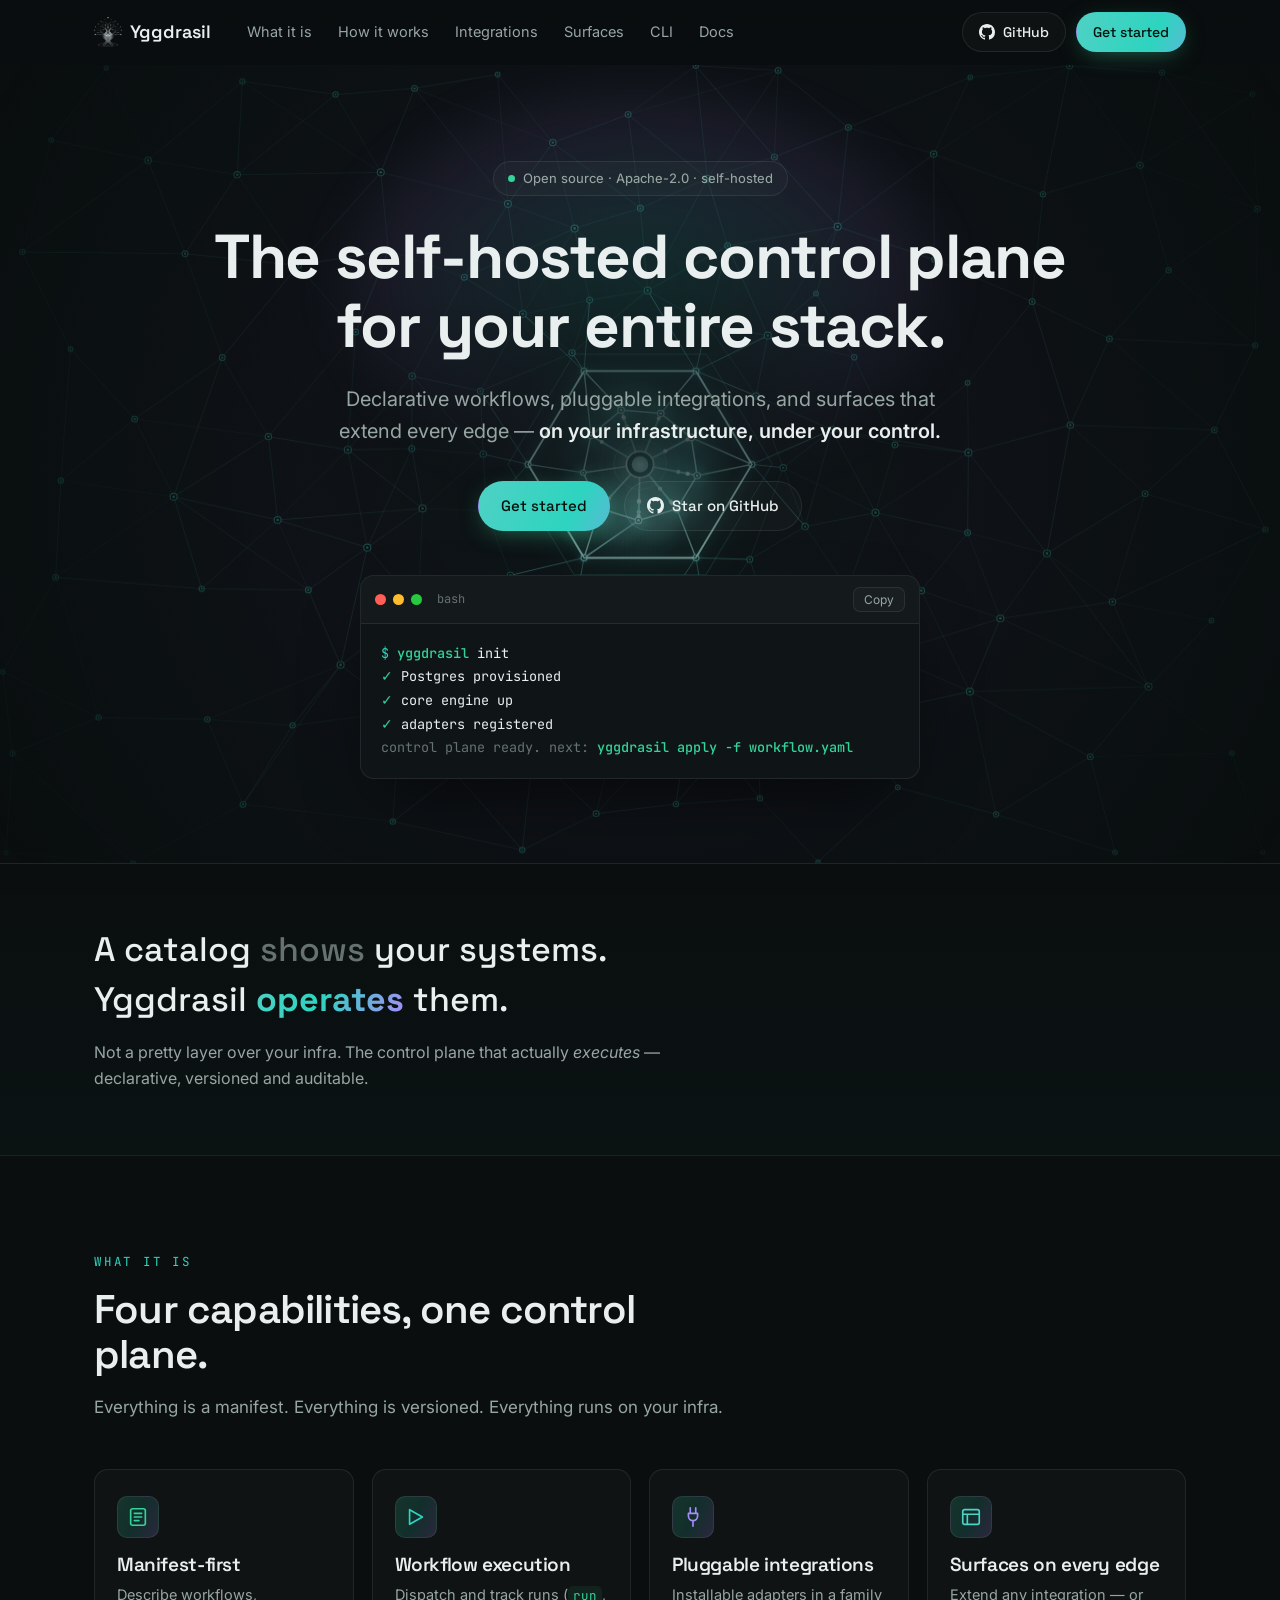
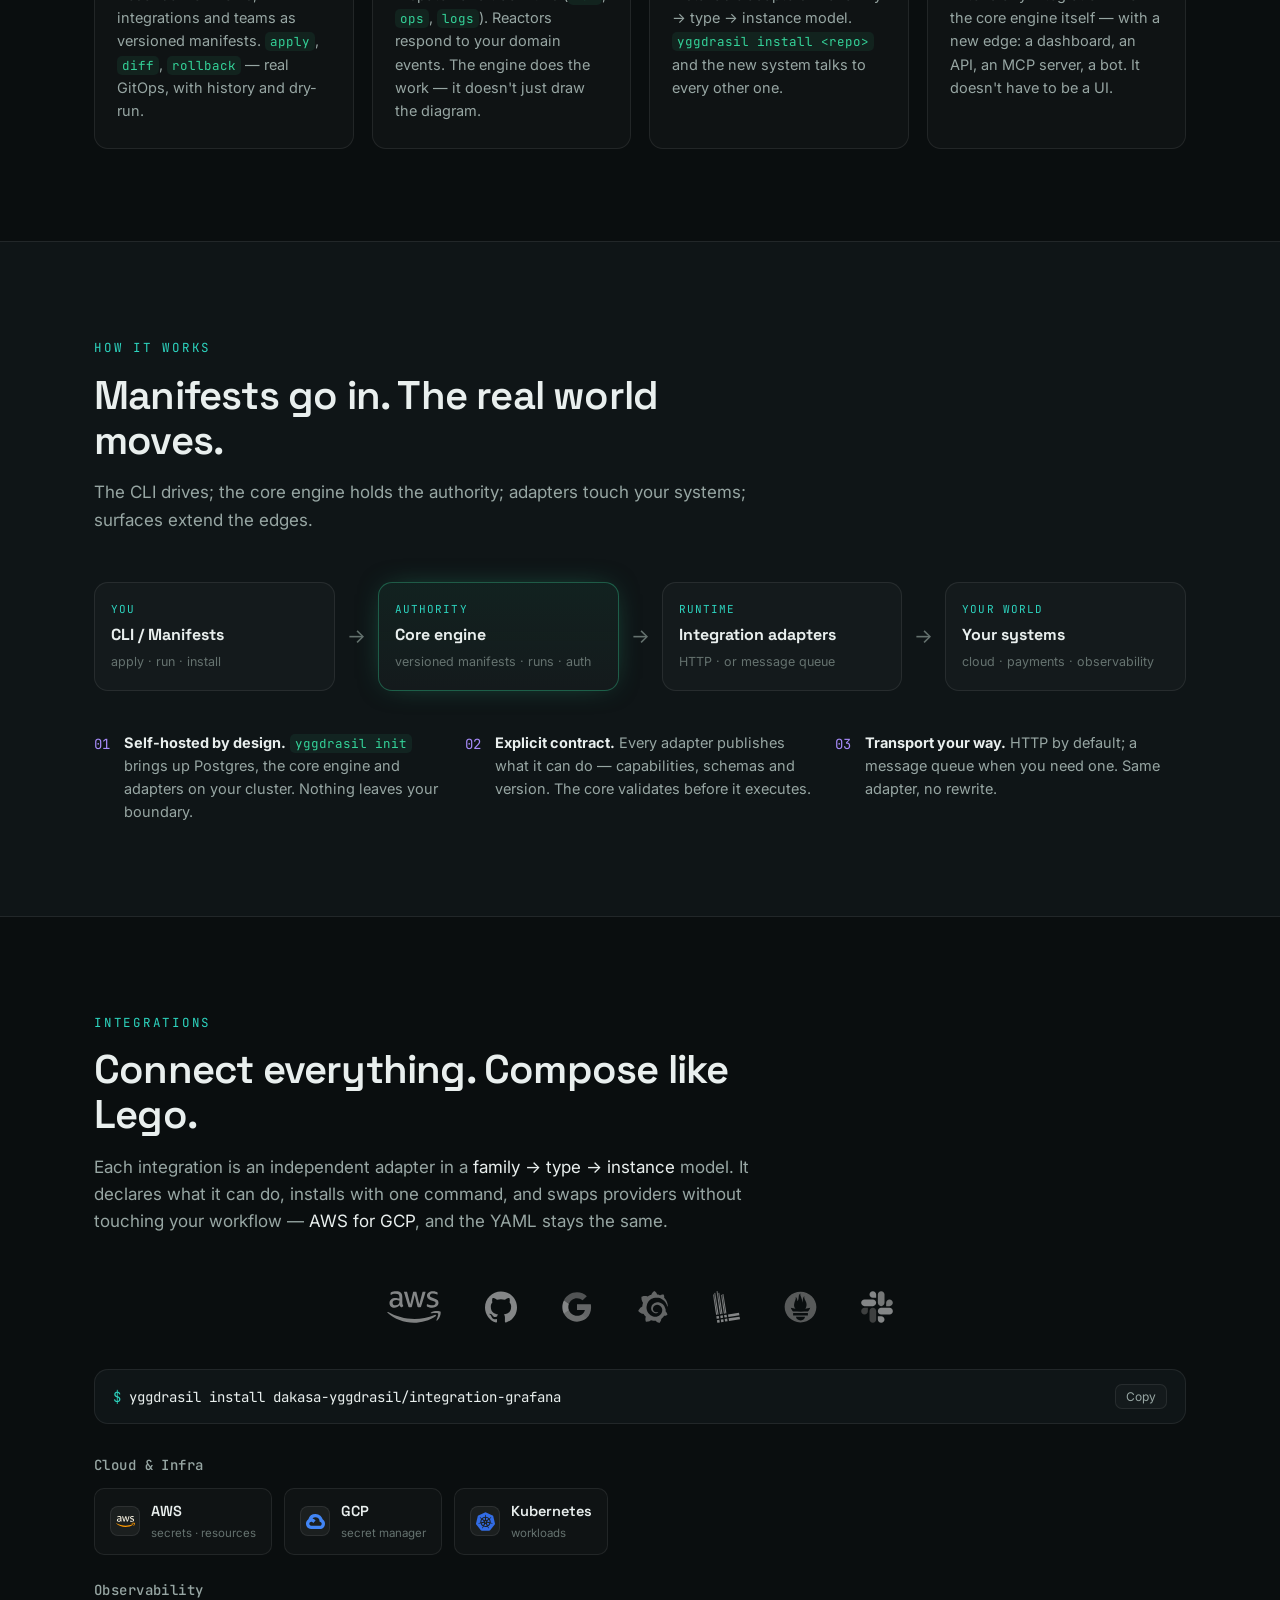
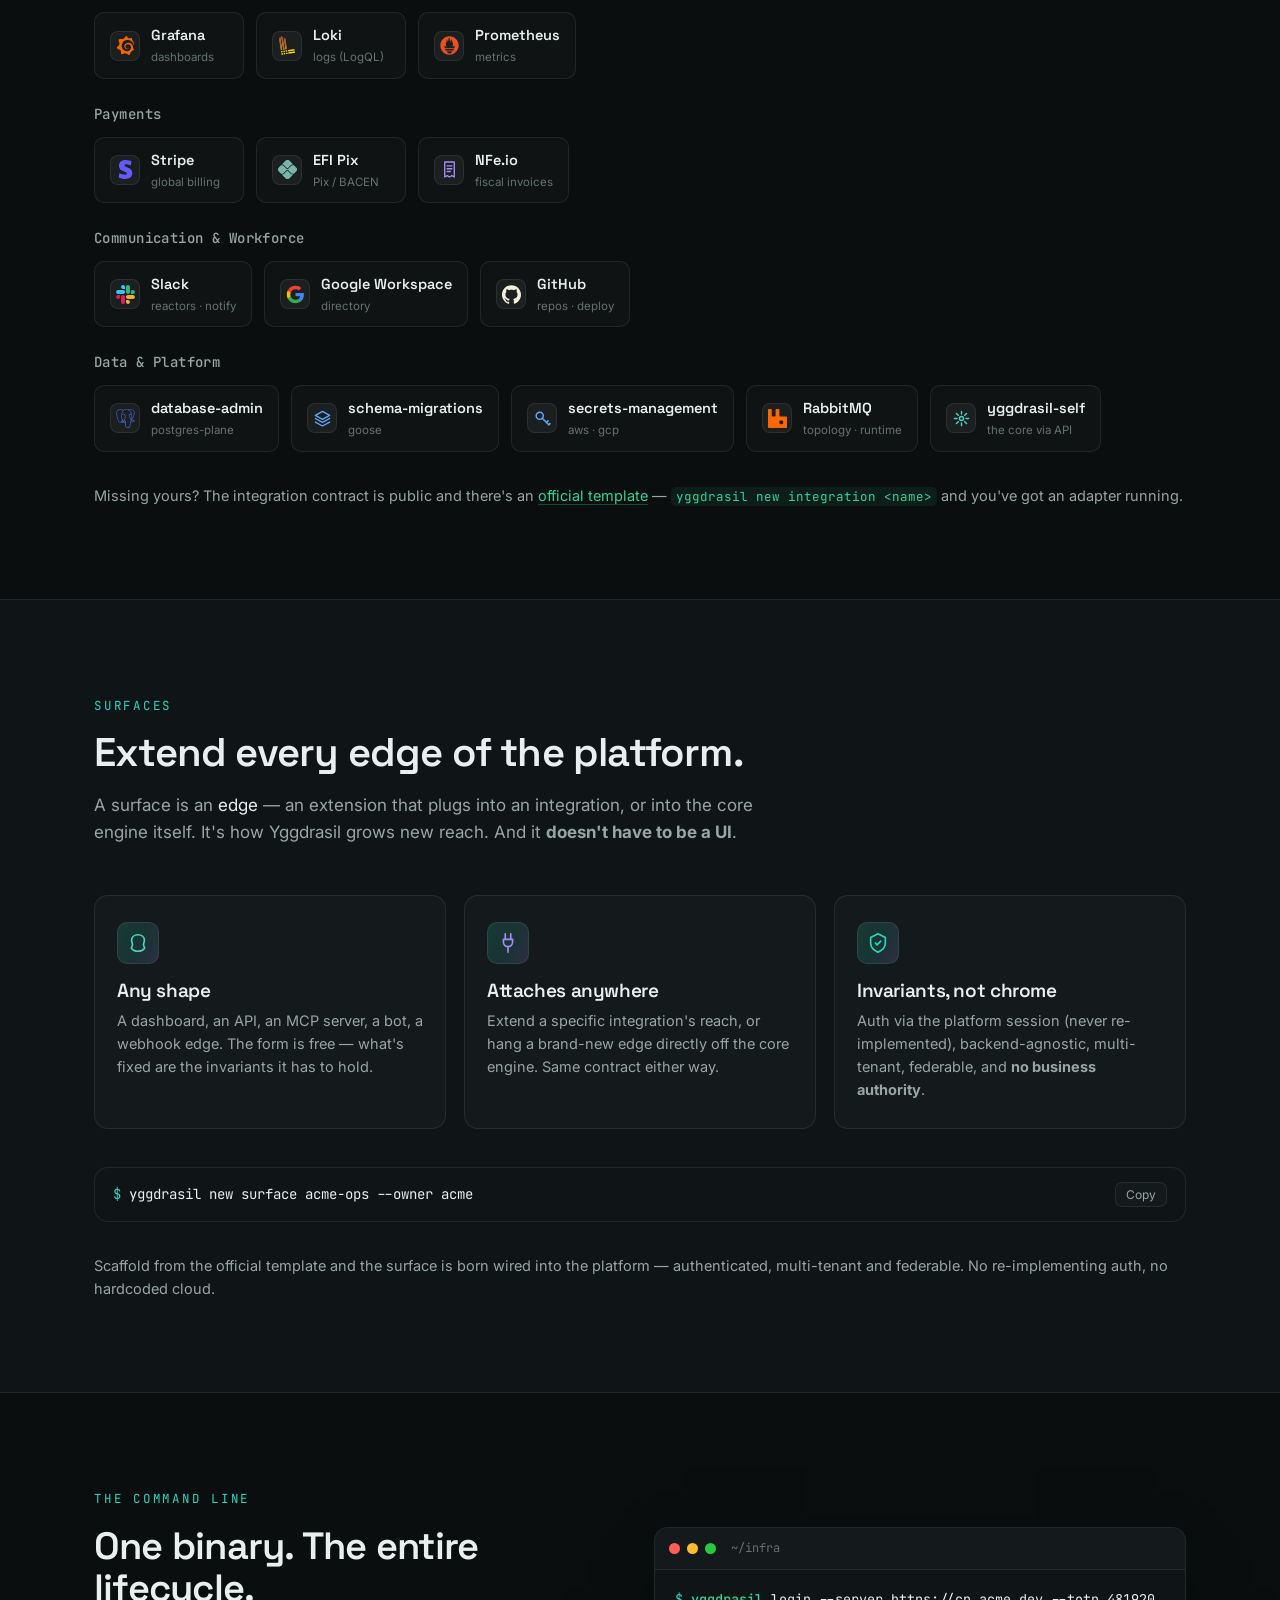
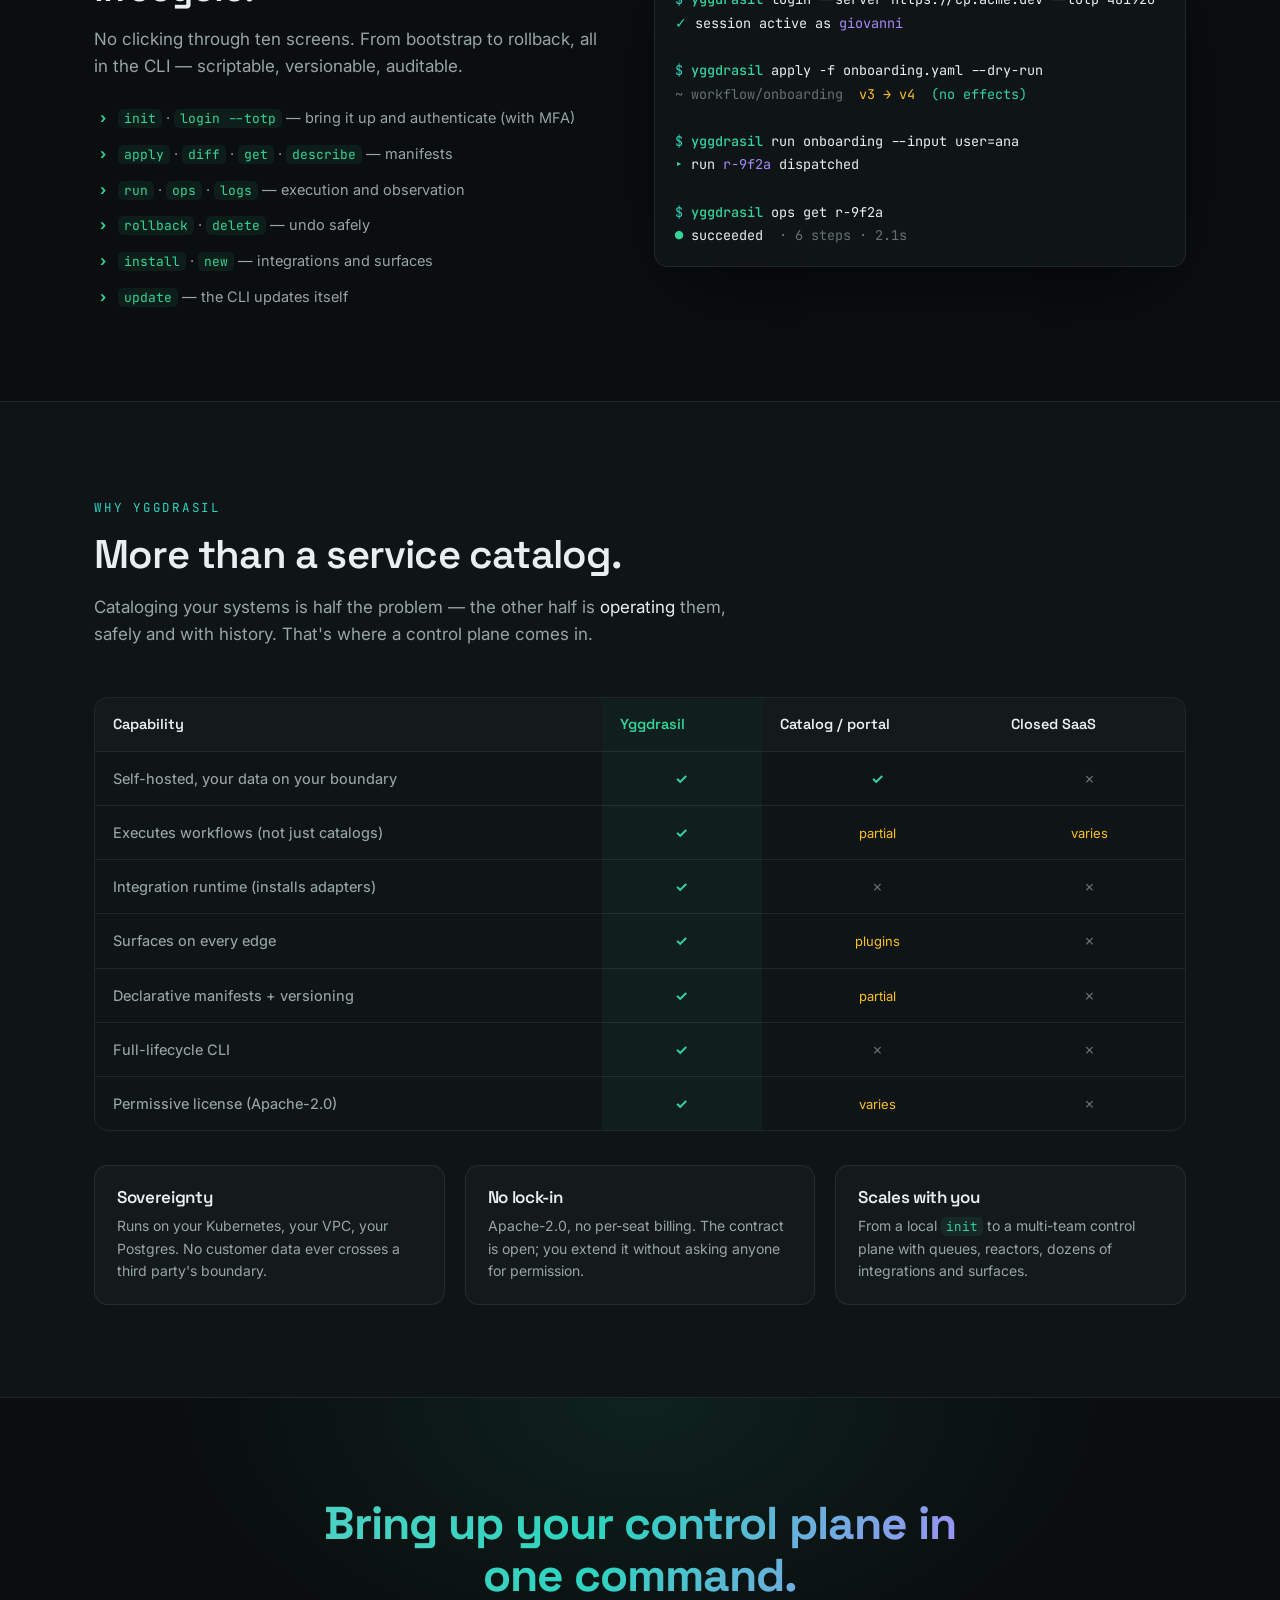
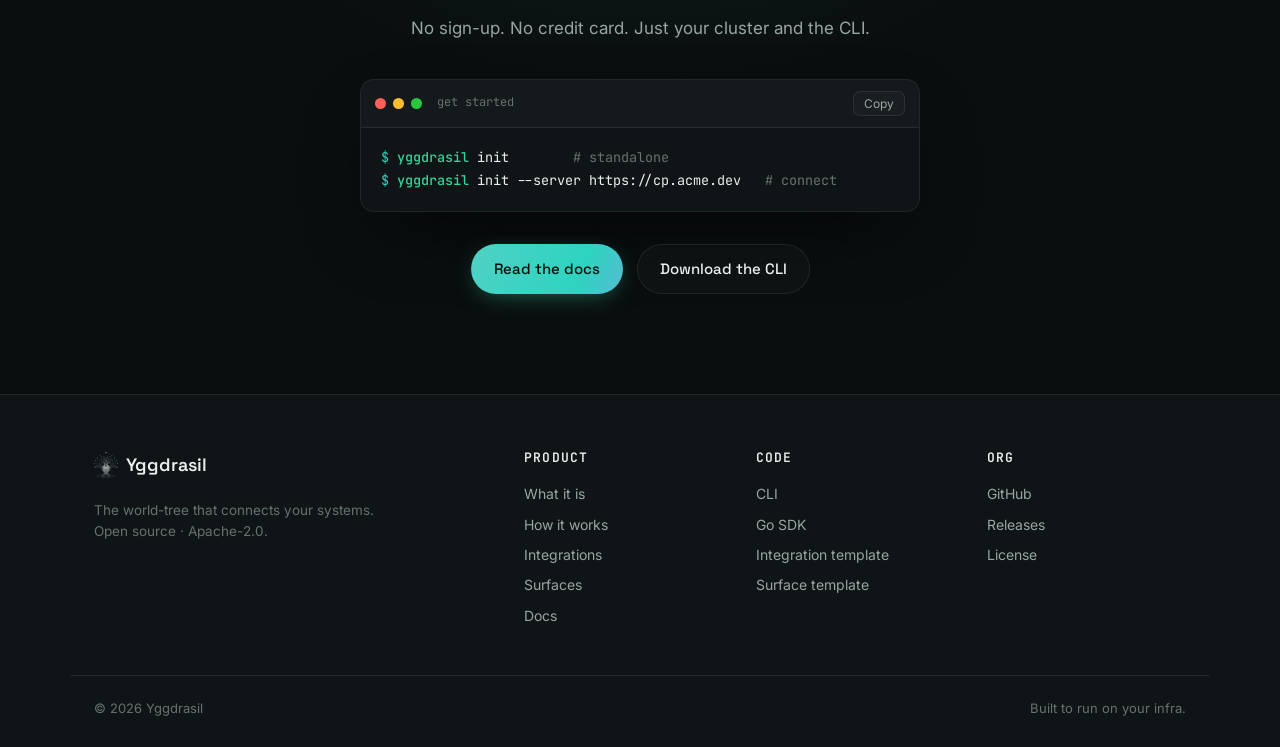
<file: index.html>
<!DOCTYPE html>
<html lang="en">
<head>
<meta charset="utf-8" />
<meta name="viewport" content="width=device-width, initial-scale=1" />
<title>Yggdrasil — the self-hosted control plane for your stack</title>
<meta name="description" content="Yggdrasil is the self-hosted control plane for declarative workflows, pluggable integrations, and surfaces that extend every edge — running on your infrastructure, under your control. Open source, Apache-2.0." />
<link rel="icon" href="assets/favicon-tree.png" type="image/png" />
<meta name="theme-color" content="#0A0E0F" />

<!-- Open Graph / Twitter -->
<meta property="og:type" content="website" />
<meta property="og:title" content="Yggdrasil — the self-hosted control plane for your stack" />
<meta property="og:description" content="Declarative workflows, pluggable integrations, and surfaces that extend every edge. On your infra, under your control." />
<meta property="og:url" content="https://dakasa-yggdrasil.github.io/" />
<meta property="og:image" content="https://dakasa-yggdrasil.github.io/assets/og.svg" />
<meta name="twitter:card" content="summary_large_image" />
<meta name="twitter:title" content="Yggdrasil — the self-hosted control plane for your stack" />
<meta name="twitter:description" content="Declarative workflows, pluggable integrations, and surfaces that extend every edge." />
<meta name="twitter:image" content="https://dakasa-yggdrasil.github.io/assets/og.svg" />

<link rel="preconnect" href="https://fonts.googleapis.com" />
<link rel="preconnect" href="https://fonts.gstatic.com" crossorigin />
<link href="https://fonts.googleapis.com/css2?family=Space+Grotesk:wght@400;500;600;700&family=Inter:wght@400;450;500;600&family=JetBrains+Mono:wght@400;500&display=swap" rel="stylesheet" />
<link rel="stylesheet" href="styles.css" />
</head>
<body>

<!-- ░░ NAV ░░ -->
<header class="nav" id="nav">
  <div class="wrap nav__inner">
    <a class="brand" href="#top" aria-label="Yggdrasil — home">
      <img class="brand__mark" src="assets/yggdrasil-mark.png" alt="" aria-hidden="true" />
      <span class="brand__name">Yggdrasil</span>
    </a>
    <nav class="nav__links" aria-label="Primary">
      <a href="#what">What it is</a>
      <a href="#how">How it works</a>
      <a href="#integrations">Integrations</a>
      <a href="#surfaces">Surfaces</a>
      <a href="#cli">CLI</a>
      <a href="concepts/">Docs</a>
    </nav>
    <div class="nav__cta">
      <a class="btn btn--ghost btn--sm" href="https://github.com/dakasa-yggdrasil" target="_blank" rel="noopener" aria-label="GitHub organization">
        <svg width="16" height="16" viewBox="0 0 16 16" fill="currentColor" aria-hidden="true"><path d="M8 0C3.58 0 0 3.58 0 8c0 3.54 2.29 6.53 5.47 7.59.4.07.55-.17.55-.38 0-.19-.01-.82-.01-1.49-2.01.37-2.53-.49-2.69-.94-.09-.23-.48-.94-.82-1.13-.28-.15-.68-.52-.01-.53.63-.01 1.08.58 1.23.82.72 1.21 1.87.87 2.33.66.07-.52.28-.87.51-1.07-1.78-.2-3.64-.89-3.64-3.95 0-.87.31-1.59.82-2.15-.08-.2-.36-1.02.08-2.12 0 0 .67-.21 2.2.82.64-.18 1.32-.27 2-.27.68 0 1.36.09 2 .27 1.53-1.04 2.2-.82 2.2-.82.44 1.1.16 1.92.08 2.12.51.56.82 1.27.82 2.15 0 3.07-1.87 3.75-3.65 3.95.29.25.54.73.54 1.48 0 1.07-.01 1.93-.01 2.2 0 .21.15.46.55.38A8.01 8.01 0 0016 8c0-4.42-3.58-8-8-8z"/></svg>
        GitHub
      </a>
      <a class="btn btn--solid btn--sm" href="#start">Get started</a>
    </div>
    <button class="nav__burger" id="burger" aria-label="Open menu" aria-expanded="false">
      <span></span><span></span><span></span>
    </button>
  </div>
</header>

<main id="top">

<!-- ░░ HERO ░░ -->
<section class="hero" id="hero">
  <canvas class="hero__canvas" id="heroCanvas" aria-hidden="true"></canvas>
  <div class="hero__glow" aria-hidden="true"></div>
  <div class="wrap hero__inner">
    <a class="pill" href="#integrations">
      <span class="pill__dot"></span> Open source · Apache-2.0 · self-hosted
    </a>
    <h1 class="hero__title">
      The self-hosted control plane<br />for your entire stack.
    </h1>
    <p class="hero__sub">
      Declarative workflows, pluggable integrations, and surfaces that extend every edge —
      <strong>on your infrastructure, under your control.</strong>
    </p>
    <div class="hero__actions">
      <a class="btn btn--solid" href="#start">Get started</a>
      <a class="btn btn--ghost" href="https://github.com/dakasa-yggdrasil/yggdrasil" target="_blank" rel="noopener">
        <svg width="17" height="17" viewBox="0 0 16 16" fill="currentColor" aria-hidden="true"><path d="M8 0C3.58 0 0 3.58 0 8c0 3.54 2.29 6.53 5.47 7.59.4.07.55-.17.55-.38 0-.19-.01-.82-.01-1.49-2.01.37-2.53-.49-2.69-.94-.09-.23-.48-.94-.82-1.13-.28-.15-.68-.52-.01-.53.63-.01 1.08.58 1.23.82.72 1.21 1.87.87 2.33.66.07-.52.28-.87.51-1.07-1.78-.2-3.64-.89-3.64-3.95 0-.87.31-1.59.82-2.15-.08-.2-.36-1.02.08-2.12 0 0 .67-.21 2.2.82.64-.18 1.32-.27 2-.27.68 0 1.36.09 2 .27 1.53-1.04 2.2-.82 2.2-.82.44 1.1.16 1.92.08 2.12.51.56.82 1.27.82 2.15 0 3.07-1.87 3.75-3.65 3.95.29.25.54.73.54 1.48 0 1.07-.01 1.93-.01 2.2 0 .21.15.46.55.38A8.01 8.01 0 0016 8c0-4.42-3.58-8-8-8z"/></svg>
        Star on GitHub
      </a>
    </div>

    <div class="terminal" role="group" aria-label="Bootstrap in one command">
      <div class="terminal__bar">
        <span class="dot dot--r"></span><span class="dot dot--y"></span><span class="dot dot--g"></span>
        <span class="terminal__title">bash</span>
        <button class="copy" data-copy="yggdrasil init" aria-label="Copy command">Copy</button>
      </div>
      <pre class="terminal__body"><code><span class="c-prompt">$</span> <span class="c-cmd">yggdrasil</span> init
<span class="c-ok">✓</span> Postgres provisioned
<span class="c-ok">✓</span> core engine up
<span class="c-ok">✓</span> adapters registered
<span class="c-dim">control plane ready. next:</span> <span class="c-cmd">yggdrasil apply -f workflow.yaml</span></code></pre>
    </div>
  </div>
</section>

<!-- ░░ POSITIONING ░░ -->
<section class="position">
  <div class="wrap">
    <p class="position__line">
      A catalog <em>shows</em> your systems.
      <span class="position__hi">Yggdrasil <strong>operates</strong> them.</span>
    </p>
    <p class="position__note">Not a pretty layer over your infra. The control plane that actually <em>executes</em> — declarative, versioned and auditable.</p>
  </div>
</section>

<!-- ░░ WHAT IT IS — PILLARS ░░ -->
<section class="section" id="what">
  <div class="wrap">
    <header class="section__head">
      <span class="kicker">What it is</span>
      <h2>Four capabilities, one control plane.</h2>
      <p class="lede">Everything is a manifest. Everything is versioned. Everything runs on your infra.</p>
    </header>
    <div class="grid grid--4">
      <article class="card">
        <div class="card__icon" data-i="manifest"></div>
        <h3>Manifest-first</h3>
        <p>Describe workflows, integrations and teams as versioned manifests. <code>apply</code>, <code>diff</code>, <code>rollback</code> — real GitOps, with history and dry-run.</p>
      </article>
      <article class="card">
        <div class="card__icon" data-i="run"></div>
        <h3>Workflow execution</h3>
        <p>Dispatch and track runs (<code>run</code>, <code>ops</code>, <code>logs</code>). Reactors respond to your domain events. The engine does the work — it doesn't just draw the diagram.</p>
      </article>
      <article class="card">
        <div class="card__icon" data-i="plug"></div>
        <h3>Pluggable integrations</h3>
        <p>Installable adapters in a family → type → instance model. <code>yggdrasil install &lt;repo&gt;</code> and the new system talks to every other one.</p>
      </article>
      <article class="card">
        <div class="card__icon" data-i="surface"></div>
        <h3>Surfaces on every edge</h3>
        <p>Extend any integration — or the core engine itself — with a new edge: a dashboard, an API, an MCP server, a bot. It doesn't have to be a UI.</p>
      </article>
    </div>
  </div>
</section>

<!-- ░░ HOW IT WORKS ░░ -->
<section class="section section--alt" id="how">
  <div class="wrap">
    <header class="section__head">
      <span class="kicker">How it works</span>
      <h2>Manifests go in. The real world moves.</h2>
      <p class="lede">The CLI drives; the core engine holds the authority; adapters touch your systems; surfaces extend the edges.</p>
    </header>

    <div class="flow" role="img" aria-label="Flow: CLI and manifests to the core engine, then to adapters, then to your systems">
      <div class="flow__node">
        <span class="flow__tag">you</span>
        <strong>CLI / Manifests</strong>
        <small>apply · run · install</small>
      </div>
      <div class="flow__arrow" aria-hidden="true">→</div>
      <div class="flow__node flow__node--core">
        <span class="flow__tag">authority</span>
        <strong>Core engine</strong>
        <small>versioned manifests · runs · auth</small>
      </div>
      <div class="flow__arrow" aria-hidden="true">→</div>
      <div class="flow__node">
        <span class="flow__tag">runtime</span>
        <strong>Integration adapters</strong>
        <small>HTTP · or message queue</small>
      </div>
      <div class="flow__arrow" aria-hidden="true">→</div>
      <div class="flow__node">
        <span class="flow__tag">your world</span>
        <strong>Your systems</strong>
        <small>cloud · payments · observability</small>
      </div>
    </div>

    <div class="how__points">
      <div class="how__point"><span class="how__num">01</span><p><strong>Self-hosted by design.</strong> <code>yggdrasil init</code> brings up Postgres, the core engine and adapters on your cluster. Nothing leaves your boundary.</p></div>
      <div class="how__point"><span class="how__num">02</span><p><strong>Explicit contract.</strong> Every adapter publishes what it can do — capabilities, schemas and version. The core validates before it executes.</p></div>
      <div class="how__point"><span class="how__num">03</span><p><strong>Transport your way.</strong> HTTP by default; a message queue when you need one. Same adapter, no rewrite.</p></div>
    </div>
  </div>
</section>

<!-- ░░ INTEGRATIONS ░░ -->
<section class="section" id="integrations">
  <div class="wrap">
    <header class="section__head">
      <span class="kicker">Integrations</span>
      <h2>Connect everything. Compose like Lego.</h2>
      <p class="lede">Each integration is an independent adapter in a <em>family → type → instance</em> model. It declares what it can do, installs with one command, and swaps providers without touching your workflow — <em>AWS for GCP</em>, and the YAML stays the same.</p>
    </header>

    <div class="logo-wall" aria-label="A few of the available integrations">
      <span class="logo-wall__item"><img src="assets/brand/aws.svg" alt="AWS" loading="lazy" /></span>
      <span class="logo-wall__item"><img src="assets/brand/github.svg" alt="GitHub" loading="lazy" /></span>
      <span class="logo-wall__item"><img src="assets/brand/google.svg" alt="Google Workspace" loading="lazy" /></span>
      <span class="logo-wall__item"><img src="assets/brand/grafana.svg" alt="Grafana" loading="lazy" /></span>
      <span class="logo-wall__item"><img src="assets/brand/loki.svg" alt="Loki" loading="lazy" /></span>
      <span class="logo-wall__item"><img src="assets/brand/prometheus.svg" alt="Prometheus" loading="lazy" /></span>
      <span class="logo-wall__item"><img src="assets/brand/slack.svg" alt="Slack" loading="lazy" /></span>
    </div>

    <div class="install-strip">
      <code><span class="c-prompt">$</span> yggdrasil install dakasa-yggdrasil/integration-grafana</code>
      <button class="copy copy--inline" data-copy="yggdrasil install dakasa-yggdrasil/integration-grafana" aria-label="Copy command">Copy</button>
    </div>

    <div class="cat">
      <div class="cat__group">
        <h4 class="cat__title">Cloud &amp; Infra</h4>
        <div class="chips">
          <span class="chip" data-c="cloud"><span class="chip__ico"><img src="assets/brand/aws.svg" alt="" loading="lazy" /></span><span class="chip__txt"><b>AWS</b><small>secrets · resources</small></span></span>
          <span class="chip" data-c="cloud"><span class="chip__ico"><img src="assets/brand/gcp.svg" alt="" loading="lazy" /></span><span class="chip__txt"><b>GCP</b><small>secret manager</small></span></span>
          <span class="chip" data-c="cloud"><span class="chip__ico"><img src="assets/brand/kubernetes.svg" alt="" loading="lazy" /></span><span class="chip__txt"><b>Kubernetes</b><small>workloads</small></span></span>
        </div>
      </div>
      <div class="cat__group">
        <h4 class="cat__title">Observability</h4>
        <div class="chips">
          <span class="chip" data-c="obs"><span class="chip__ico"><img src="assets/brand/grafana.svg" alt="" loading="lazy" /></span><span class="chip__txt"><b>Grafana</b><small>dashboards</small></span></span>
          <span class="chip" data-c="obs"><span class="chip__ico"><img src="assets/brand/loki.svg" alt="" loading="lazy" /></span><span class="chip__txt"><b>Loki</b><small>logs (LogQL)</small></span></span>
          <span class="chip" data-c="obs"><span class="chip__ico"><img src="assets/brand/prometheus.svg" alt="" loading="lazy" /></span><span class="chip__txt"><b>Prometheus</b><small>metrics</small></span></span>
        </div>
      </div>
      <div class="cat__group">
        <h4 class="cat__title">Payments</h4>
        <div class="chips">
          <span class="chip" data-c="pay"><span class="chip__ico"><img src="assets/brand/stripe.svg" alt="" loading="lazy" /></span><span class="chip__txt"><b>Stripe</b><small>global billing</small></span></span>
          <span class="chip" data-c="pay"><span class="chip__ico"><img src="assets/brand/pix.svg" alt="" loading="lazy" /></span><span class="chip__txt"><b>EFI Pix</b><small>Pix / BACEN</small></span></span>
          <span class="chip" data-c="pay"><span class="chip__ico"><img src="assets/brand/nfeio.svg" alt="" loading="lazy" /></span><span class="chip__txt"><b>NFe.io</b><small>fiscal invoices</small></span></span>
        </div>
      </div>
      <div class="cat__group">
        <h4 class="cat__title">Communication &amp; Workforce</h4>
        <div class="chips">
          <span class="chip" data-c="comm"><span class="chip__ico"><img src="assets/brand/slack.svg" alt="" loading="lazy" /></span><span class="chip__txt"><b>Slack</b><small>reactors · notify</small></span></span>
          <span class="chip" data-c="comm"><span class="chip__ico"><img src="assets/brand/google.svg" alt="" loading="lazy" /></span><span class="chip__txt"><b>Google Workspace</b><small>directory</small></span></span>
          <span class="chip" data-c="comm"><span class="chip__ico"><img src="assets/brand/github.svg" alt="" loading="lazy" /></span><span class="chip__txt"><b>GitHub</b><small>repos · deploy</small></span></span>
        </div>
      </div>
      <div class="cat__group">
        <h4 class="cat__title">Data &amp; Platform</h4>
        <div class="chips">
          <span class="chip" data-c="data"><span class="chip__ico"><img src="assets/brand/postgresql.svg" alt="" loading="lazy" /></span><span class="chip__txt"><b>database-admin</b><small>postgres-plane</small></span></span>
          <span class="chip" data-c="data"><span class="chip__ico"><img src="assets/brand/migrations.svg" alt="" loading="lazy" /></span><span class="chip__txt"><b>schema-migrations</b><small>goose</small></span></span>
          <span class="chip" data-c="data"><span class="chip__ico"><img src="assets/brand/secrets.svg" alt="" loading="lazy" /></span><span class="chip__txt"><b>secrets-management</b><small>aws · gcp</small></span></span>
          <span class="chip" data-c="data"><span class="chip__ico"><img src="assets/brand/rabbitmq.svg" alt="" loading="lazy" /></span><span class="chip__txt"><b>RabbitMQ</b><small>topology · runtime</small></span></span>
          <span class="chip" data-c="data"><span class="chip__ico"><img src="assets/brand/yggself.svg" alt="" loading="lazy" /></span><span class="chip__txt"><b>yggdrasil-self</b><small>the core via API</small></span></span>
        </div>
      </div>
    </div>
    <p class="cat__foot">Missing yours? The integration contract is public and there's an <a href="https://github.com/dakasa-yggdrasil/integration-template" target="_blank" rel="noopener">official template</a> — <code>yggdrasil new integration &lt;name&gt;</code> and you've got an adapter running.</p>
  </div>
</section>

<!-- ░░ SURFACES ░░ -->
<section class="section section--alt" id="surfaces">
  <div class="wrap">
    <header class="section__head">
      <span class="kicker">Surfaces</span>
      <h2>Extend every edge of the platform.</h2>
      <p class="lede">A surface is an <em>edge</em> — an extension that plugs into an integration, or into the core engine itself. It's how Yggdrasil grows new reach. And it <strong>doesn't have to be a UI</strong>.</p>
    </header>

    <div class="grid grid--3">
      <article class="card">
        <div class="card__icon" data-i="shape"></div>
        <h3>Any shape</h3>
        <p>A dashboard, an API, an MCP server, a bot, a webhook edge. The form is free — what's fixed are the invariants it has to hold.</p>
      </article>
      <article class="card">
        <div class="card__icon" data-i="plug"></div>
        <h3>Attaches anywhere</h3>
        <p>Extend a specific integration's reach, or hang a brand-new edge directly off the core engine. Same contract either way.</p>
      </article>
      <article class="card">
        <div class="card__icon" data-i="lock"></div>
        <h3>Invariants, not chrome</h3>
        <p>Auth via the platform session (never re-implemented), backend-agnostic, multi-tenant, federable, and <strong>no business authority</strong>.</p>
      </article>
    </div>

    <div class="install-strip install-strip--mt">
      <code><span class="c-prompt">$</span> yggdrasil new surface acme-ops --owner acme</code>
      <button class="copy copy--inline" data-copy="yggdrasil new surface acme-ops --owner acme" aria-label="Copy command">Copy</button>
    </div>
    <p class="cat__foot">Scaffold from the official template and the surface is born wired into the platform — authenticated, multi-tenant and federable. No re-implementing auth, no hardcoded cloud.</p>
  </div>
</section>

<!-- ░░ CLI ░░ -->
<section class="section" id="cli">
  <div class="wrap cli__wrap">
    <div class="cli__copy">
      <span class="kicker">The command line</span>
      <h2>One binary. The entire lifecycle.</h2>
      <p class="lede">No clicking through ten screens. From bootstrap to rollback, all in the CLI — scriptable, versionable, auditable.</p>
      <ul class="cli__list">
        <li><code>init</code> · <code>login --totp</code> — bring it up and authenticate (with MFA)</li>
        <li><code>apply</code> · <code>diff</code> · <code>get</code> · <code>describe</code> — manifests</li>
        <li><code>run</code> · <code>ops</code> · <code>logs</code> — execution and observation</li>
        <li><code>rollback</code> · <code>delete</code> — undo safely</li>
        <li><code>install</code> · <code>new</code> — integrations and surfaces</li>
        <li><code>update</code> — the CLI updates itself</li>
      </ul>
    </div>
    <div class="terminal terminal--tall">
      <div class="terminal__bar">
        <span class="dot dot--r"></span><span class="dot dot--y"></span><span class="dot dot--g"></span>
        <span class="terminal__title">~/infra</span>
      </div>
      <pre class="terminal__body"><code><span class="c-prompt">$</span> <span class="c-cmd">yggdrasil</span> login --server https://cp.acme.dev --totp 481920
<span class="c-ok">✓</span> session active as <span class="c-str">giovanni</span>

<span class="c-prompt">$</span> <span class="c-cmd">yggdrasil</span> apply -f onboarding.yaml --dry-run
<span class="c-dim">~ workflow/onboarding</span>  <span class="c-y">v3 → v4</span>  <span class="c-ok">(no effects)</span>

<span class="c-prompt">$</span> <span class="c-cmd">yggdrasil</span> run onboarding --input user=ana
<span class="c-ok">▸</span> run <span class="c-str">r-9f2a</span> dispatched

<span class="c-prompt">$</span> <span class="c-cmd">yggdrasil</span> ops get r-9f2a
<span class="c-ok">●</span> succeeded  <span class="c-dim">· 6 steps · 2.1s</span></code></pre>
    </div>
  </div>
</section>

<!-- ░░ WHY / VALUE ░░ -->
<section class="section section--alt" id="compare">
  <div class="wrap">
    <header class="section__head">
      <span class="kicker">Why Yggdrasil</span>
      <h2>More than a service catalog.</h2>
      <p class="lede">Cataloging your systems is half the problem — the other half is <em>operating</em> them, safely and with history. That's where a control plane comes in.</p>
    </header>

    <div class="table-wrap">
      <table class="compare">
        <thead>
          <tr><th scope="col">Capability</th><th scope="col" class="is-us">Yggdrasil</th><th scope="col">Catalog / portal</th><th scope="col">Closed SaaS</th></tr>
        </thead>
        <tbody>
          <tr><th scope="row">Self-hosted, your data on your boundary</th><td class="is-us"><span class="yes">✓</span></td><td><span class="yes">✓</span></td><td><span class="no">✗</span></td></tr>
          <tr><th scope="row">Executes workflows (not just catalogs)</th><td class="is-us"><span class="yes">✓</span></td><td><span class="mid">partial</span></td><td><span class="mid">varies</span></td></tr>
          <tr><th scope="row">Integration runtime (installs adapters)</th><td class="is-us"><span class="yes">✓</span></td><td><span class="no">✗</span></td><td><span class="no">✗</span></td></tr>
          <tr><th scope="row">Surfaces on every edge</th><td class="is-us"><span class="yes">✓</span></td><td><span class="mid">plugins</span></td><td><span class="no">✗</span></td></tr>
          <tr><th scope="row">Declarative manifests + versioning</th><td class="is-us"><span class="yes">✓</span></td><td><span class="mid">partial</span></td><td><span class="no">✗</span></td></tr>
          <tr><th scope="row">Full-lifecycle CLI</th><td class="is-us"><span class="yes">✓</span></td><td><span class="no">✗</span></td><td><span class="no">✗</span></td></tr>
          <tr><th scope="row">Permissive license (Apache-2.0)</th><td class="is-us"><span class="yes">✓</span></td><td><span class="mid">varies</span></td><td><span class="no">✗</span></td></tr>
        </tbody>
      </table>
    </div>

    <div class="value">
      <div class="value__item"><h4>Sovereignty</h4><p>Runs on your Kubernetes, your VPC, your Postgres. No customer data ever crosses a third party's boundary.</p></div>
      <div class="value__item"><h4>No lock-in</h4><p>Apache-2.0, no per-seat billing. The contract is open; you extend it without asking anyone for permission.</p></div>
      <div class="value__item"><h4>Scales with you</h4><p>From a local <code>init</code> to a multi-team control plane with queues, reactors, dozens of integrations and surfaces.</p></div>
    </div>
  </div>
</section>

<!-- ░░ START / CTA ░░ -->
<section class="cta" id="start">
  <div class="wrap cta__inner">
    <h2 class="cta__title">Bring up your control plane in one command.</h2>
    <p class="cta__sub">No sign-up. No credit card. Just your cluster and the CLI.</p>
    <div class="terminal terminal--cta">
      <div class="terminal__bar">
        <span class="dot dot--r"></span><span class="dot dot--y"></span><span class="dot dot--g"></span>
        <span class="terminal__title">get started</span>
        <button class="copy" data-copy="yggdrasil init" aria-label="Copy command">Copy</button>
      </div>
      <pre class="terminal__body"><code><span class="c-prompt">$</span> <span class="c-cmd">yggdrasil</span> init        <span class="c-dim"># standalone</span>
<span class="c-prompt">$</span> <span class="c-cmd">yggdrasil</span> init --server https://cp.acme.dev   <span class="c-dim"># connect</span></code></pre>
    </div>
    <div class="cta__actions">
      <a class="btn btn--solid" href="concepts/">Read the docs</a>
      <a class="btn btn--ghost" href="https://github.com/dakasa-yggdrasil/yggdrasil/releases" target="_blank" rel="noopener">Download the CLI</a>
    </div>
  </div>
</section>

</main>

<!-- ░░ FOOTER ░░ -->
<footer class="footer">
  <div class="wrap footer__inner">
    <div class="footer__brand">
      <a class="brand" href="#top">
        <img class="brand__mark" src="assets/yggdrasil-mark.png" alt="" aria-hidden="true" />
        <span class="brand__name">Yggdrasil</span>
      </a>
      <p class="footer__tag">The world-tree that connects your systems.<br />Open source · Apache-2.0.</p>
    </div>
    <nav class="footer__col" aria-label="Product">
      <h5>Product</h5>
      <a href="#what">What it is</a>
      <a href="#how">How it works</a>
      <a href="#integrations">Integrations</a>
      <a href="#surfaces">Surfaces</a>
      <a href="concepts/">Docs</a>
    </nav>
    <nav class="footer__col" aria-label="Code">
      <h5>Code</h5>
      <a href="https://github.com/dakasa-yggdrasil/yggdrasil" target="_blank" rel="noopener">CLI</a>
      <a href="https://github.com/dakasa-yggdrasil/yggdrasil-sdk-go" target="_blank" rel="noopener">Go SDK</a>
      <a href="https://github.com/dakasa-yggdrasil/integration-template" target="_blank" rel="noopener">Integration template</a>
      <a href="https://github.com/dakasa-yggdrasil/surface-template" target="_blank" rel="noopener">Surface template</a>
    </nav>
    <nav class="footer__col" aria-label="Organization">
      <h5>Org</h5>
      <a href="https://github.com/dakasa-yggdrasil" target="_blank" rel="noopener">GitHub</a>
      <a href="https://github.com/dakasa-yggdrasil/yggdrasil/releases" target="_blank" rel="noopener">Releases</a>
      <a href="https://github.com/dakasa-yggdrasil/yggdrasil/blob/main/LICENSE" target="_blank" rel="noopener">License</a>
    </nav>
  </div>
  <div class="wrap footer__bottom">
    <span>© 2026 Yggdrasil</span>
    <span>Built to run on your infra.</span>
  </div>
</footer>

<script src="main.js" defer></script>
</body>
</html>
</file>
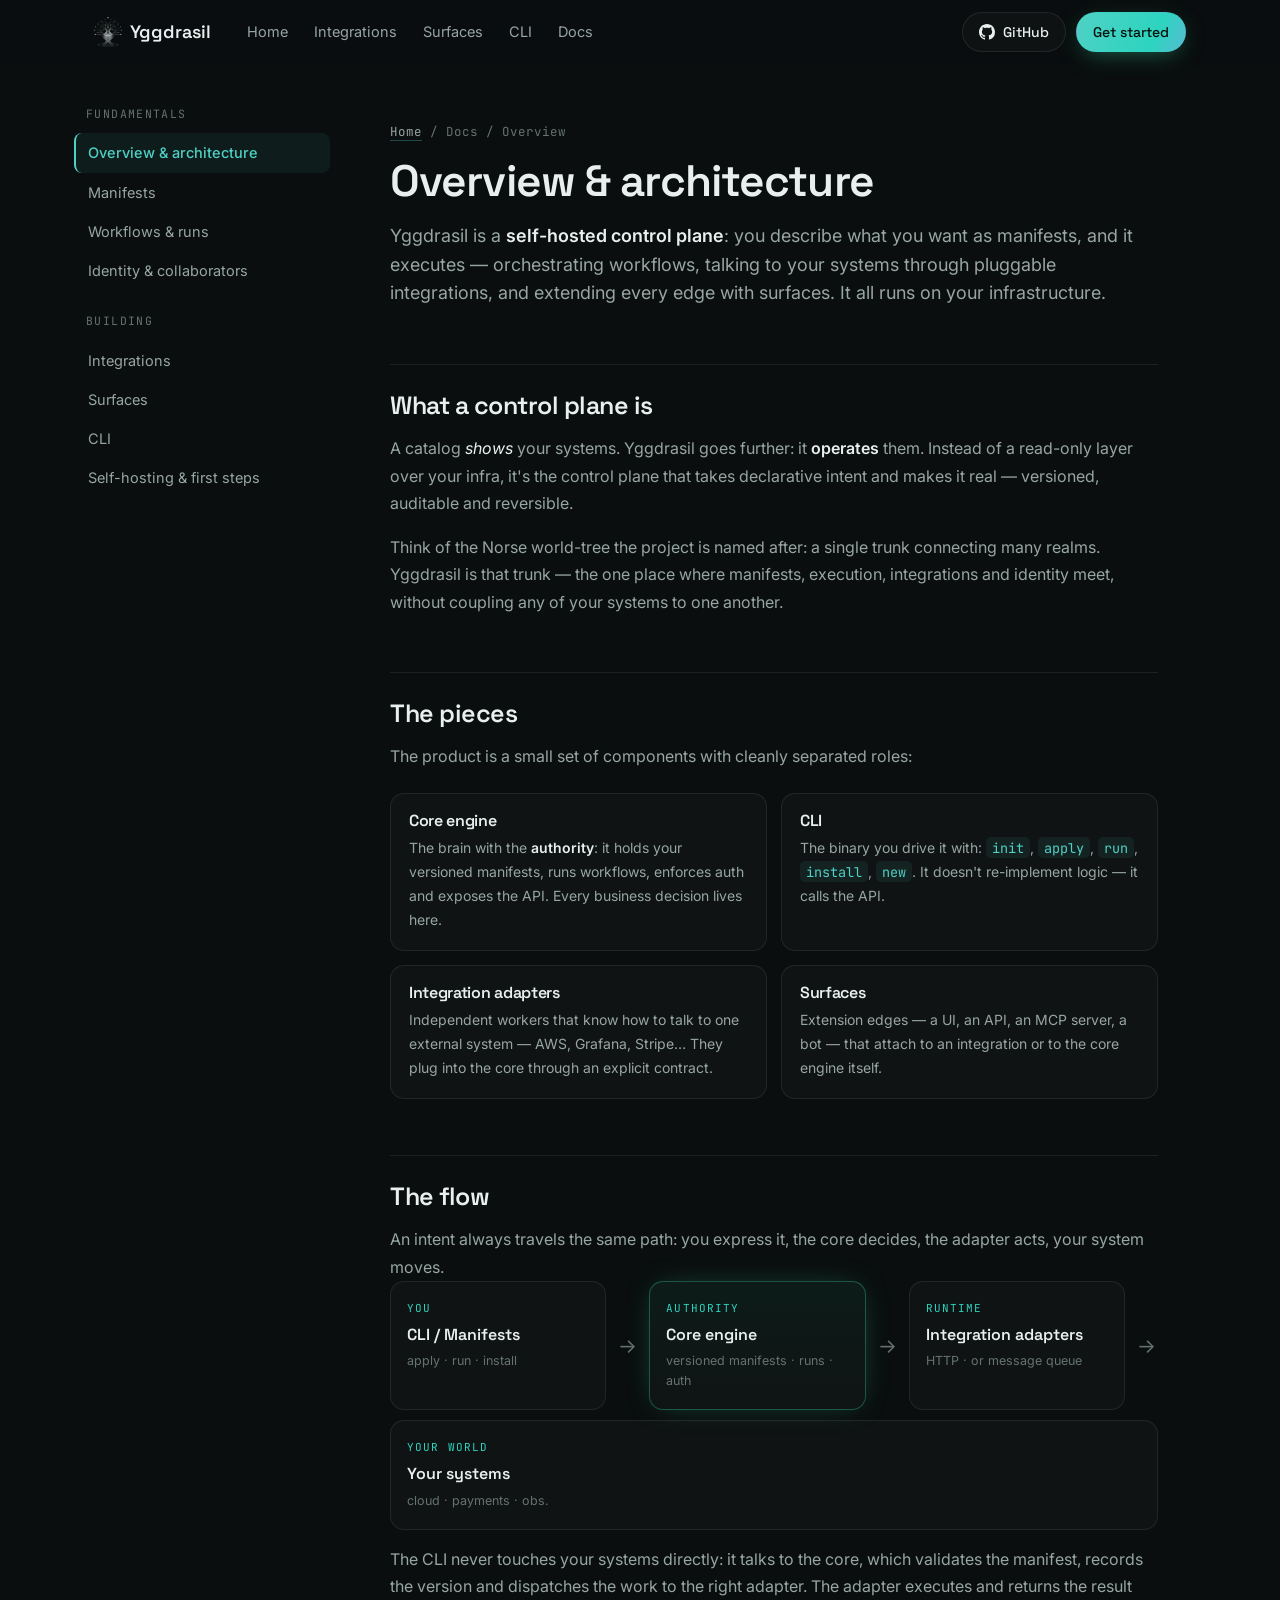
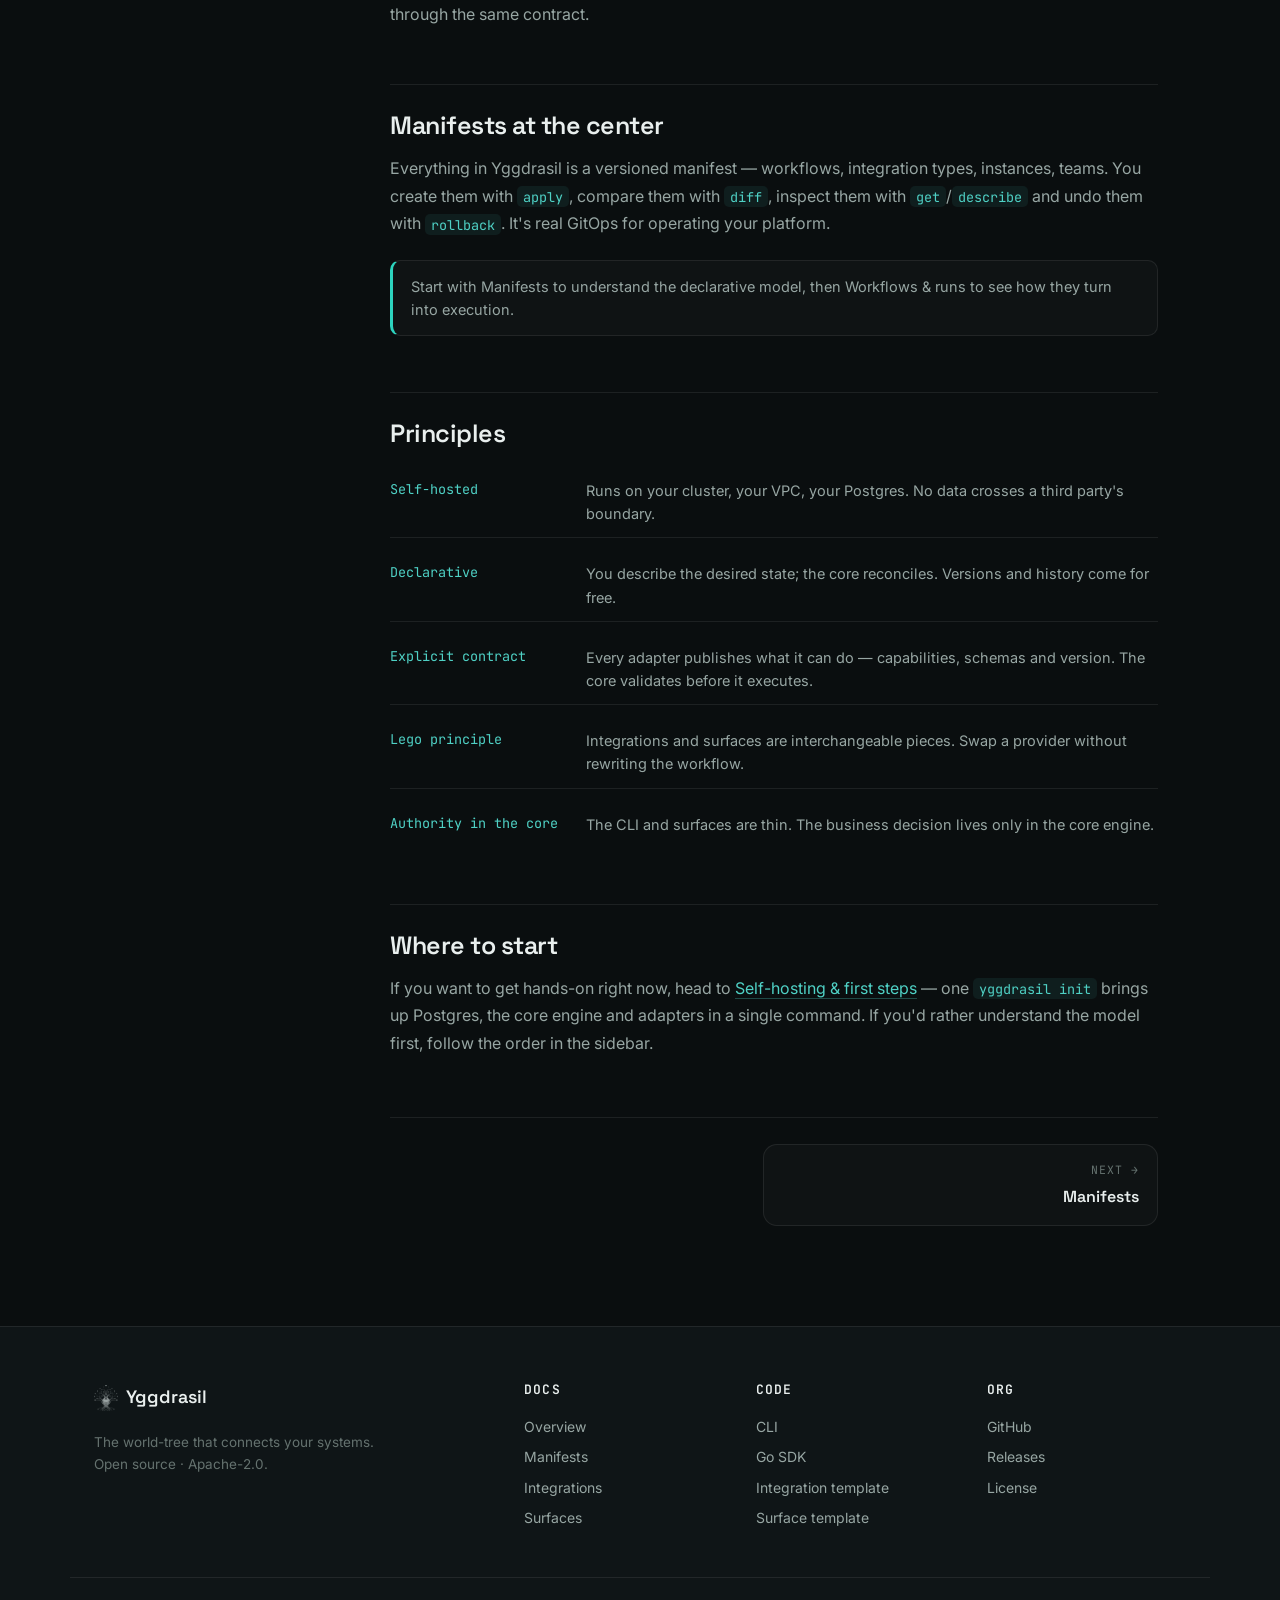
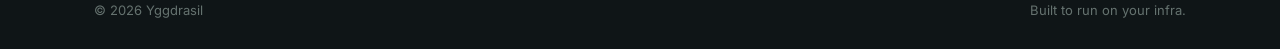
<file: concepts/index.html>
<!DOCTYPE html>
<html lang="en">
<head>
<meta charset="utf-8" />
<meta name="viewport" content="width=device-width, initial-scale=1" />
<title>Overview & architecture · Docs · Yggdrasil</title>
<meta name="description" content="What Yggdrasil is, how the control plane is organized (core engine, CLI, adapters, surfaces) and how a request flows from a manifest to your system." />
<link rel="icon" href="../assets/favicon-tree.png" type="image/png" />
<meta name="theme-color" content="#0A0E0F" />
<meta property="og:type" content="article" />
<meta property="og:title" content="Overview & architecture · Yggdrasil" />
<meta property="og:description" content="How the Yggdrasil control plane is organized and how everything flows from a manifest to your system." />
<meta property="og:image" content="https://dakasa-yggdrasil.github.io/assets/og.svg" />
<link rel="preconnect" href="https://fonts.googleapis.com" />
<link rel="preconnect" href="https://fonts.gstatic.com" crossorigin />
<link href="https://fonts.googleapis.com/css2?family=Space+Grotesk:wght@400;500;600;700&family=Inter:wght@400;450;500;600&family=JetBrains+Mono:wght@400;500&display=swap" rel="stylesheet" />
<link rel="stylesheet" href="../styles.css" />
<link rel="stylesheet" href="concepts.css" />
</head>
<body>

<!-- ░░ NAV ░░ -->
<header class="nav is-scrolled" id="nav">
  <div class="wrap nav__inner">
    <a class="brand" href="../" aria-label="Yggdrasil — home">
      <img class="brand__mark" src="../assets/yggdrasil-mark.png" alt="" aria-hidden="true" />
      <span class="brand__name">Yggdrasil</span>
    </a>
    <nav class="nav__links" aria-label="Primary">
      <a href="../">Home</a>
      <a href="../#integrations">Integrations</a>
      <a href="../#surfaces">Surfaces</a>
      <a href="../#cli">CLI</a>
      <a href="index.html" aria-current="page">Docs</a>
    </nav>
    <div class="nav__cta">
      <a class="btn btn--ghost btn--sm" href="https://github.com/dakasa-yggdrasil" target="_blank" rel="noopener" aria-label="GitHub organization">
        <svg width="16" height="16" viewBox="0 0 16 16" fill="currentColor" aria-hidden="true"><path d="M8 0C3.58 0 0 3.58 0 8c0 3.54 2.29 6.53 5.47 7.59.4.07.55-.17.55-.38 0-.19-.01-.82-.01-1.49-2.01.37-2.53-.49-2.69-.94-.09-.23-.48-.94-.82-1.13-.28-.15-.68-.52-.01-.53.63-.01 1.08.58 1.23.82.72 1.21 1.87.87 2.33.66.07-.52.28-.87.51-1.07-1.78-.2-3.64-.89-3.64-3.95 0-.87.31-1.59.82-2.15-.08-.2-.36-1.02.08-2.12 0 0 .67-.21 2.2.82.64-.18 1.32-.27 2-.27.68 0 1.36.09 2 .27 1.53-1.04 2.2-.82 2.2-.82.44 1.1.16 1.92.08 2.12.51.56.82 1.27.82 2.15 0 3.07-1.87 3.75-3.65 3.95.29.25.54.73.54 1.48 0 1.07-.01 1.93-.01 2.2 0 .21.15.46.55.38A8.01 8.01 0 0016 8c0-4.42-3.58-8-8-8z"/></svg>
        GitHub
      </a>
      <a class="btn btn--solid btn--sm" href="../#start">Get started</a>
    </div>
    <button class="nav__burger" id="burger" aria-label="Open menu" aria-expanded="false">
      <span></span><span></span><span></span>
    </button>
  </div>
</header>

<div class="doc-shell">

  <!-- ░░ SIDEBAR ░░ -->
  <aside class="doc-side" id="docSide">
    <button class="doc-side__toggle" aria-expanded="false">Docs</button>
    <div class="doc-side__nav">
      <div class="doc-side__inner">
        <p class="doc-side__group">Fundamentals</p>
        <a href="index.html" aria-current="page">Overview &amp; architecture</a>
        <a href="manifests.html">Manifests</a>
        <a href="workflows.html">Workflows &amp; runs</a>
        <a href="identity.html">Identity &amp; collaborators</a>
        <p class="doc-side__group">Building</p>
        <a href="integrations.html">Integrations</a>
        <a href="surfaces.html">Surfaces</a>
        <a href="cli.html">CLI</a>
        <a href="self-hosting.html">Self-hosting &amp; first steps</a>
      </div>
    </div>
  </aside>

  <!-- ░░ ARTICLE ░░ -->
  <article class="doc">
    <p class="crumb"><a href="../">Home</a> / Docs / Overview</p>
    <h1>Overview &amp; architecture</h1>
    <p class="doc__lede">Yggdrasil is a <strong>self-hosted control plane</strong>: you describe what you want as manifests, and it executes — orchestrating workflows, talking to your systems through pluggable integrations, and extending every edge with surfaces. It all runs on your infrastructure.</p>

    <h2 id="what">What a control plane is</h2>
    <p>A catalog <em>shows</em> your systems. Yggdrasil goes further: it <strong>operates</strong> them. Instead of a read-only layer over your infra, it's the control plane that takes declarative intent and makes it real — versioned, auditable and reversible.</p>
    <p>Think of the Norse world-tree the project is named after: a single trunk connecting many realms. Yggdrasil is that trunk — the one place where manifests, execution, integrations and identity meet, without coupling any of your systems to one another.</p>

    <h2 id="pieces">The pieces</h2>
    <p>The product is a small set of components with cleanly separated roles:</p>
    <div class="pieces">
      <div class="piece">
        <h4>Core engine</h4>
        <p>The brain with the <strong>authority</strong>: it holds your versioned manifests, runs workflows, enforces auth and exposes the API. Every business decision lives here.</p>
      </div>
      <div class="piece">
        <h4>CLI</h4>
        <p>The binary you drive it with: <code>init</code>, <code>apply</code>, <code>run</code>, <code>install</code>, <code>new</code>. It doesn't re-implement logic — it calls the API.</p>
      </div>
      <div class="piece">
        <h4>Integration adapters</h4>
        <p>Independent workers that know how to talk to one external system — AWS, Grafana, Stripe… They plug into the core through an explicit contract.</p>
      </div>
      <div class="piece">
        <h4>Surfaces</h4>
        <p>Extension edges — a UI, an API, an MCP server, a bot — that attach to an integration or to the core engine itself.</p>
      </div>
    </div>

    <h2 id="flow">The flow</h2>
    <p>An intent always travels the same path: you express it, the core decides, the adapter acts, your system moves.</p>
    <div class="flow" role="img" aria-label="Flow: CLI and manifests to the core engine, then to adapters, then to your systems">
      <div class="flow__node"><span class="flow__tag">you</span><strong>CLI / Manifests</strong><small>apply · run · install</small></div>
      <div class="flow__arrow" aria-hidden="true">→</div>
      <div class="flow__node flow__node--core"><span class="flow__tag">authority</span><strong>Core engine</strong><small>versioned manifests · runs · auth</small></div>
      <div class="flow__arrow" aria-hidden="true">→</div>
      <div class="flow__node"><span class="flow__tag">runtime</span><strong>Integration adapters</strong><small>HTTP · or message queue</small></div>
      <div class="flow__arrow" aria-hidden="true">→</div>
      <div class="flow__node"><span class="flow__tag">your world</span><strong>Your systems</strong><small>cloud · payments · obs.</small></div>
    </div>
    <p>The CLI never touches your systems directly: it talks to the core, which validates the manifest, records the version and dispatches the work to the right adapter. The adapter executes and returns the result through the same contract.</p>

    <h2 id="manifests-center">Manifests at the center</h2>
    <p>Everything in Yggdrasil is a versioned manifest — workflows, integration types, instances, teams. You create them with <code>apply</code>, compare them with <code>diff</code>, inspect them with <code>get</code>/<code>describe</code> and undo them with <code>rollback</code>. It's real GitOps for operating your platform.</p>
    <div class="callout callout--tip">Start with <a href="manifests.html">Manifests</a> to understand the declarative model, then <a href="workflows.html">Workflows &amp; runs</a> to see how they turn into execution.</div>

    <h2 id="principles">Principles</h2>
    <div class="deflist">
      <div class="deflist__row"><dt>Self-hosted</dt><dd>Runs on your cluster, your VPC, your Postgres. No data crosses a third party's boundary.</dd></div>
      <div class="deflist__row"><dt>Declarative</dt><dd>You describe the desired state; the core reconciles. Versions and history come for free.</dd></div>
      <div class="deflist__row"><dt>Explicit contract</dt><dd>Every adapter publishes what it can do — capabilities, schemas and version. The core validates before it executes.</dd></div>
      <div class="deflist__row"><dt>Lego principle</dt><dd>Integrations and surfaces are interchangeable pieces. Swap a provider without rewriting the workflow.</dd></div>
      <div class="deflist__row"><dt>Authority in the core</dt><dd>The CLI and surfaces are thin. The business decision lives only in the core engine.</dd></div>
    </div>

    <h2 id="where-to-start">Where to start</h2>
    <p>If you want to get hands-on right now, head to <a href="self-hosting.html">Self-hosting &amp; first steps</a> — one <code>yggdrasil init</code> brings up Postgres, the core engine and adapters in a single command. If you'd rather understand the model first, follow the order in the sidebar.</p>

    <nav class="doc-nav" aria-label="Concept navigation">
      <span class="spacer"></span>
      <a class="is-next" href="manifests.html"><span>Next →</span><strong>Manifests</strong></a>
    </nav>
  </article>
</div>

<!-- ░░ FOOTER ░░ -->
<footer class="footer">
  <div class="wrap footer__inner">
    <div class="footer__brand">
      <a class="brand" href="../">
        <img class="brand__mark" src="../assets/yggdrasil-mark.png" alt="" aria-hidden="true" />
        <span class="brand__name">Yggdrasil</span>
      </a>
      <p class="footer__tag">The world-tree that connects your systems.<br />Open source · Apache-2.0.</p>
    </div>
    <nav class="footer__col" aria-label="Docs">
      <h5>Docs</h5>
      <a href="index.html">Overview</a>
      <a href="manifests.html">Manifests</a>
      <a href="integrations.html">Integrations</a>
      <a href="surfaces.html">Surfaces</a>
    </nav>
    <nav class="footer__col" aria-label="Code">
      <h5>Code</h5>
      <a href="https://github.com/dakasa-yggdrasil/yggdrasil" target="_blank" rel="noopener">CLI</a>
      <a href="https://github.com/dakasa-yggdrasil/yggdrasil-sdk-go" target="_blank" rel="noopener">Go SDK</a>
      <a href="https://github.com/dakasa-yggdrasil/integration-template" target="_blank" rel="noopener">Integration template</a>
      <a href="https://github.com/dakasa-yggdrasil/surface-template" target="_blank" rel="noopener">Surface template</a>
    </nav>
    <nav class="footer__col" aria-label="Organization">
      <h5>Org</h5>
      <a href="https://github.com/dakasa-yggdrasil" target="_blank" rel="noopener">GitHub</a>
      <a href="https://github.com/dakasa-yggdrasil/yggdrasil/releases" target="_blank" rel="noopener">Releases</a>
      <a href="https://github.com/dakasa-yggdrasil/yggdrasil/blob/main/LICENSE" target="_blank" rel="noopener">License</a>
    </nav>
  </div>
  <div class="wrap footer__bottom">
    <span>© 2026 Yggdrasil</span>
    <span>Built to run on your infra.</span>
  </div>
</footer>

<script src="../main.js" defer></script>
</body>
</html>
</file>
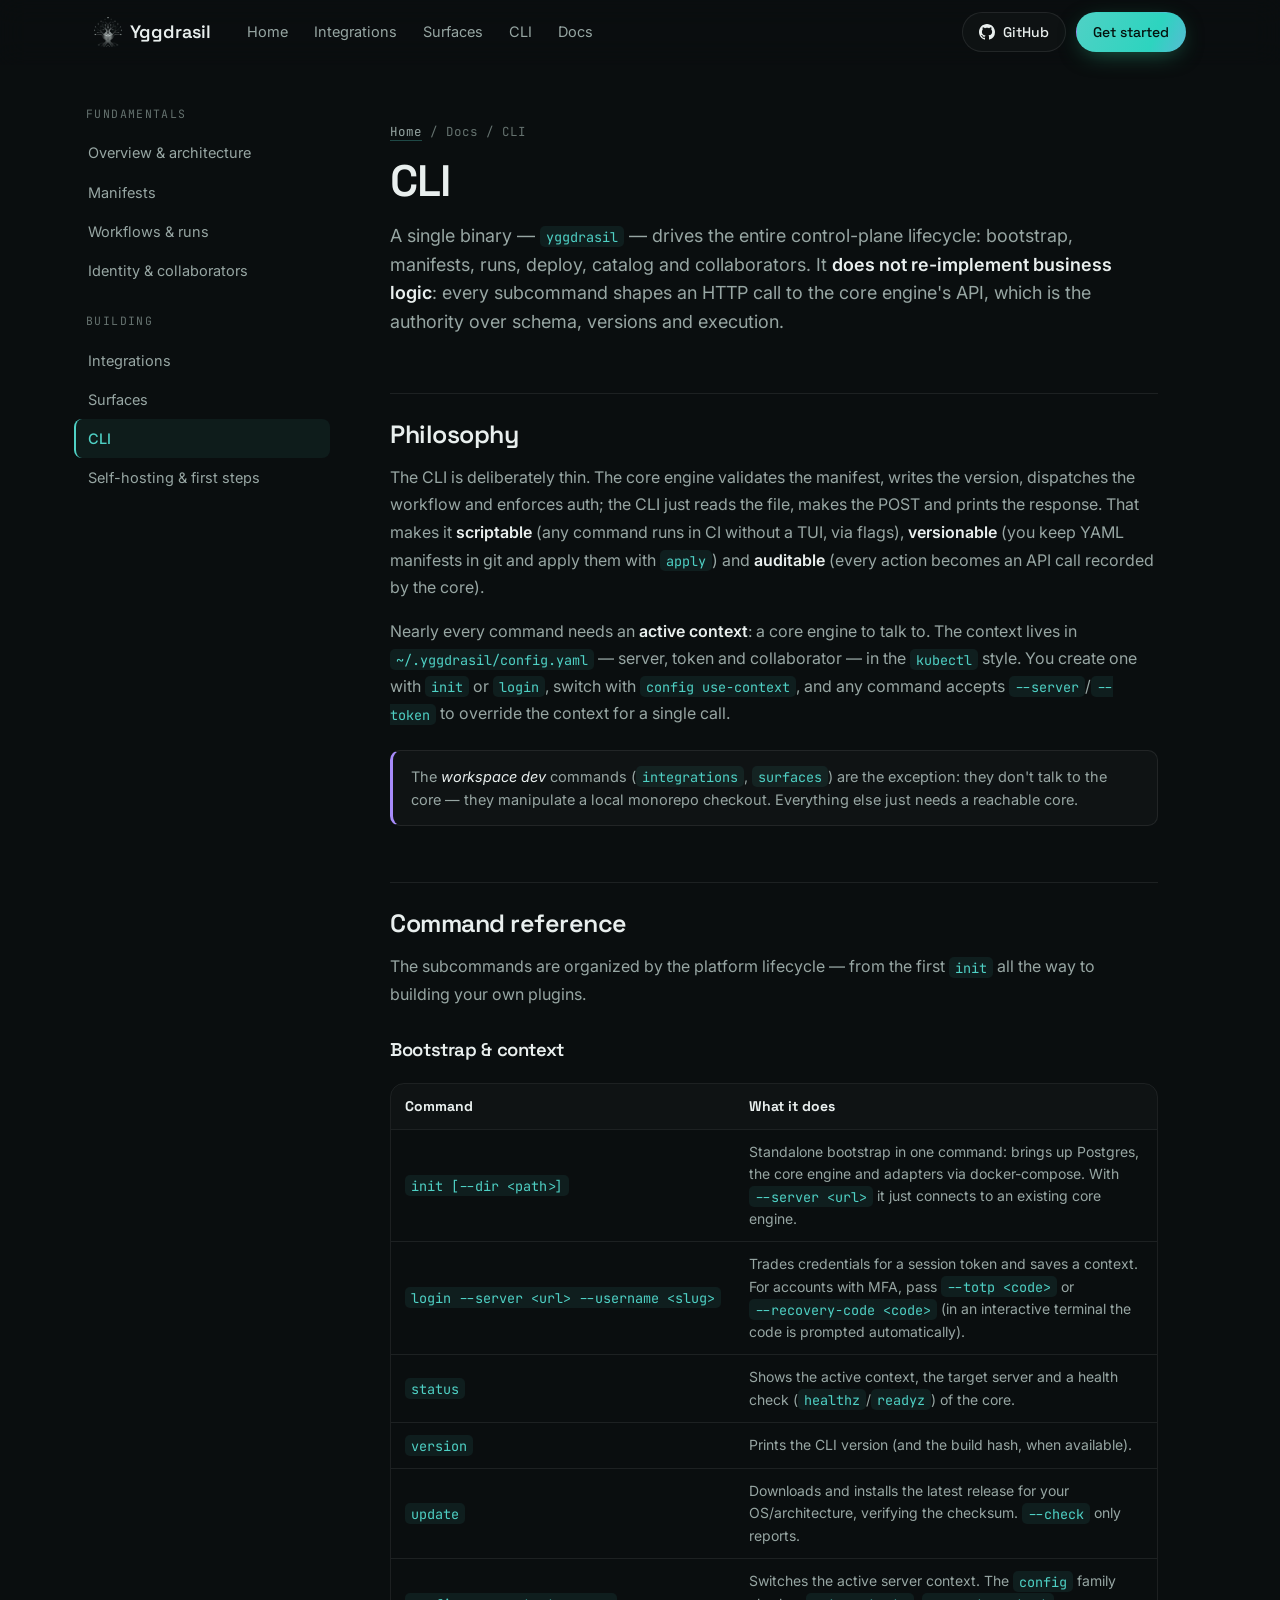
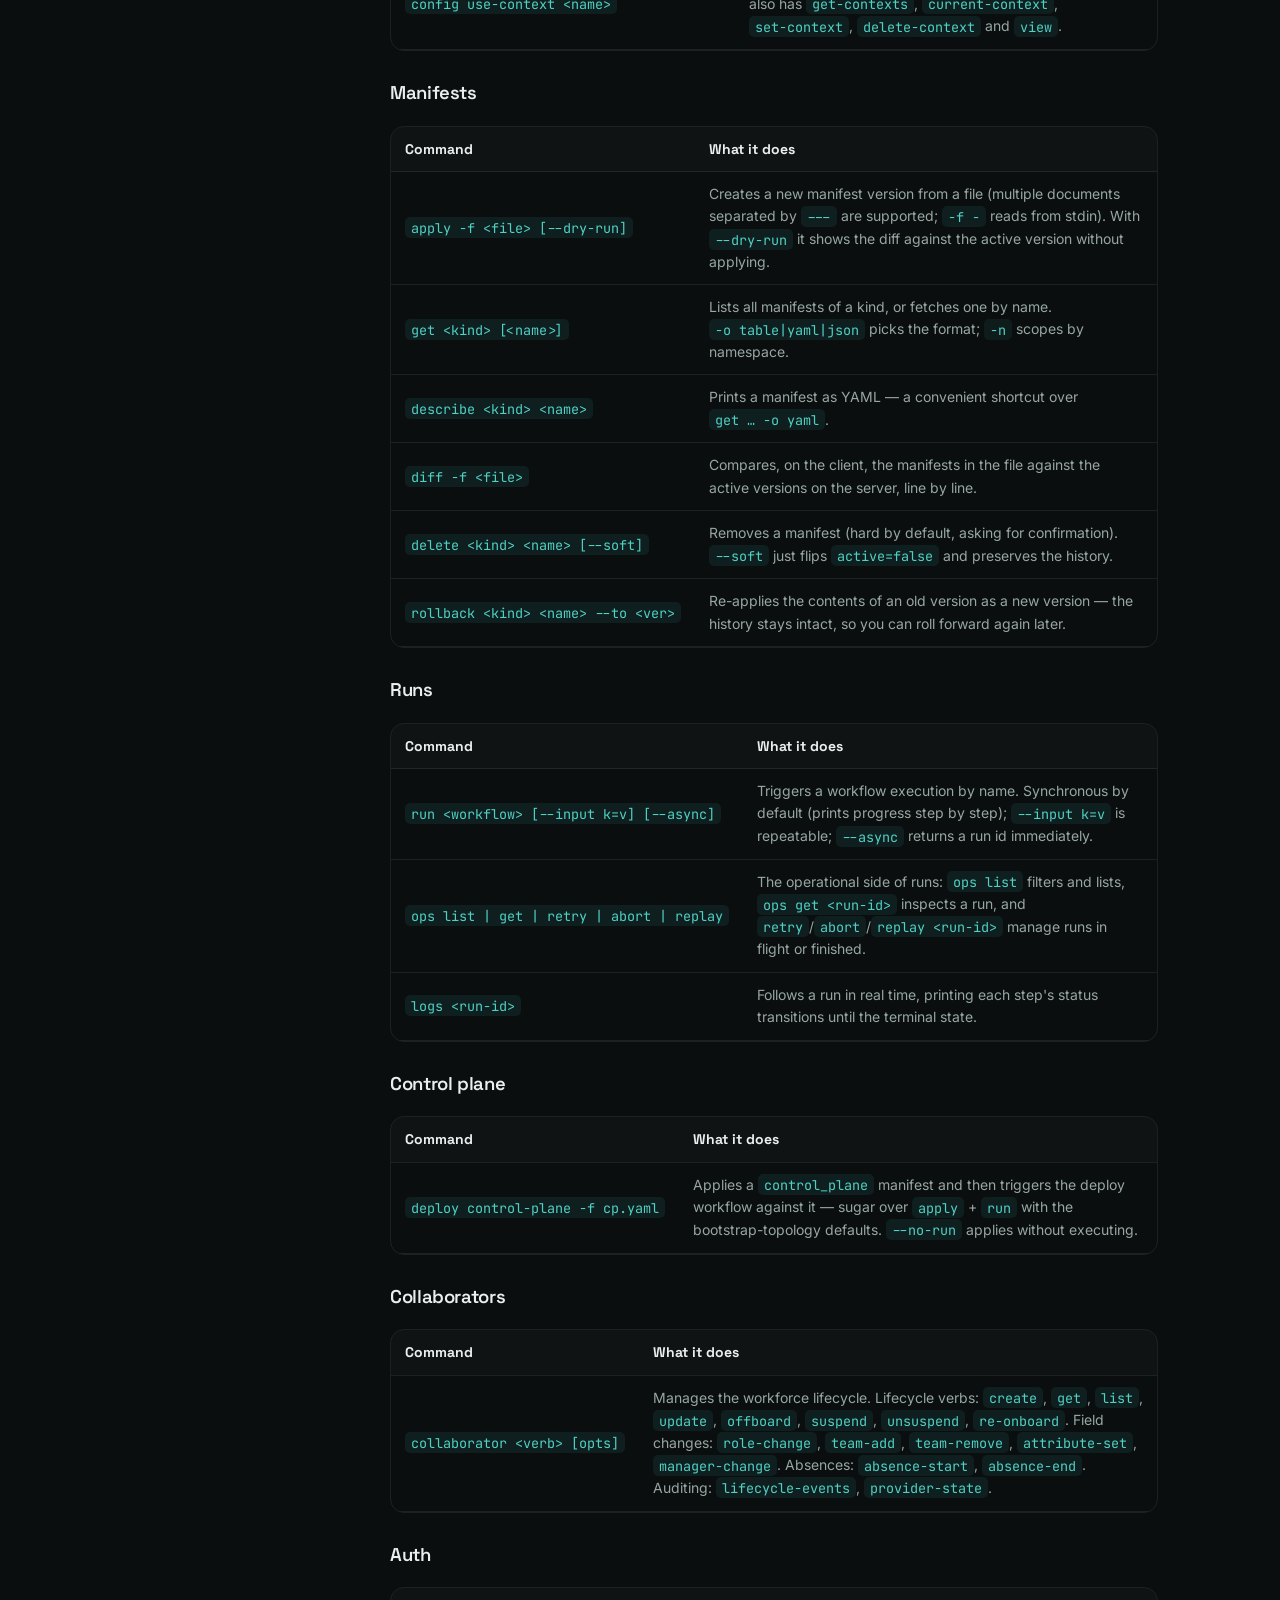
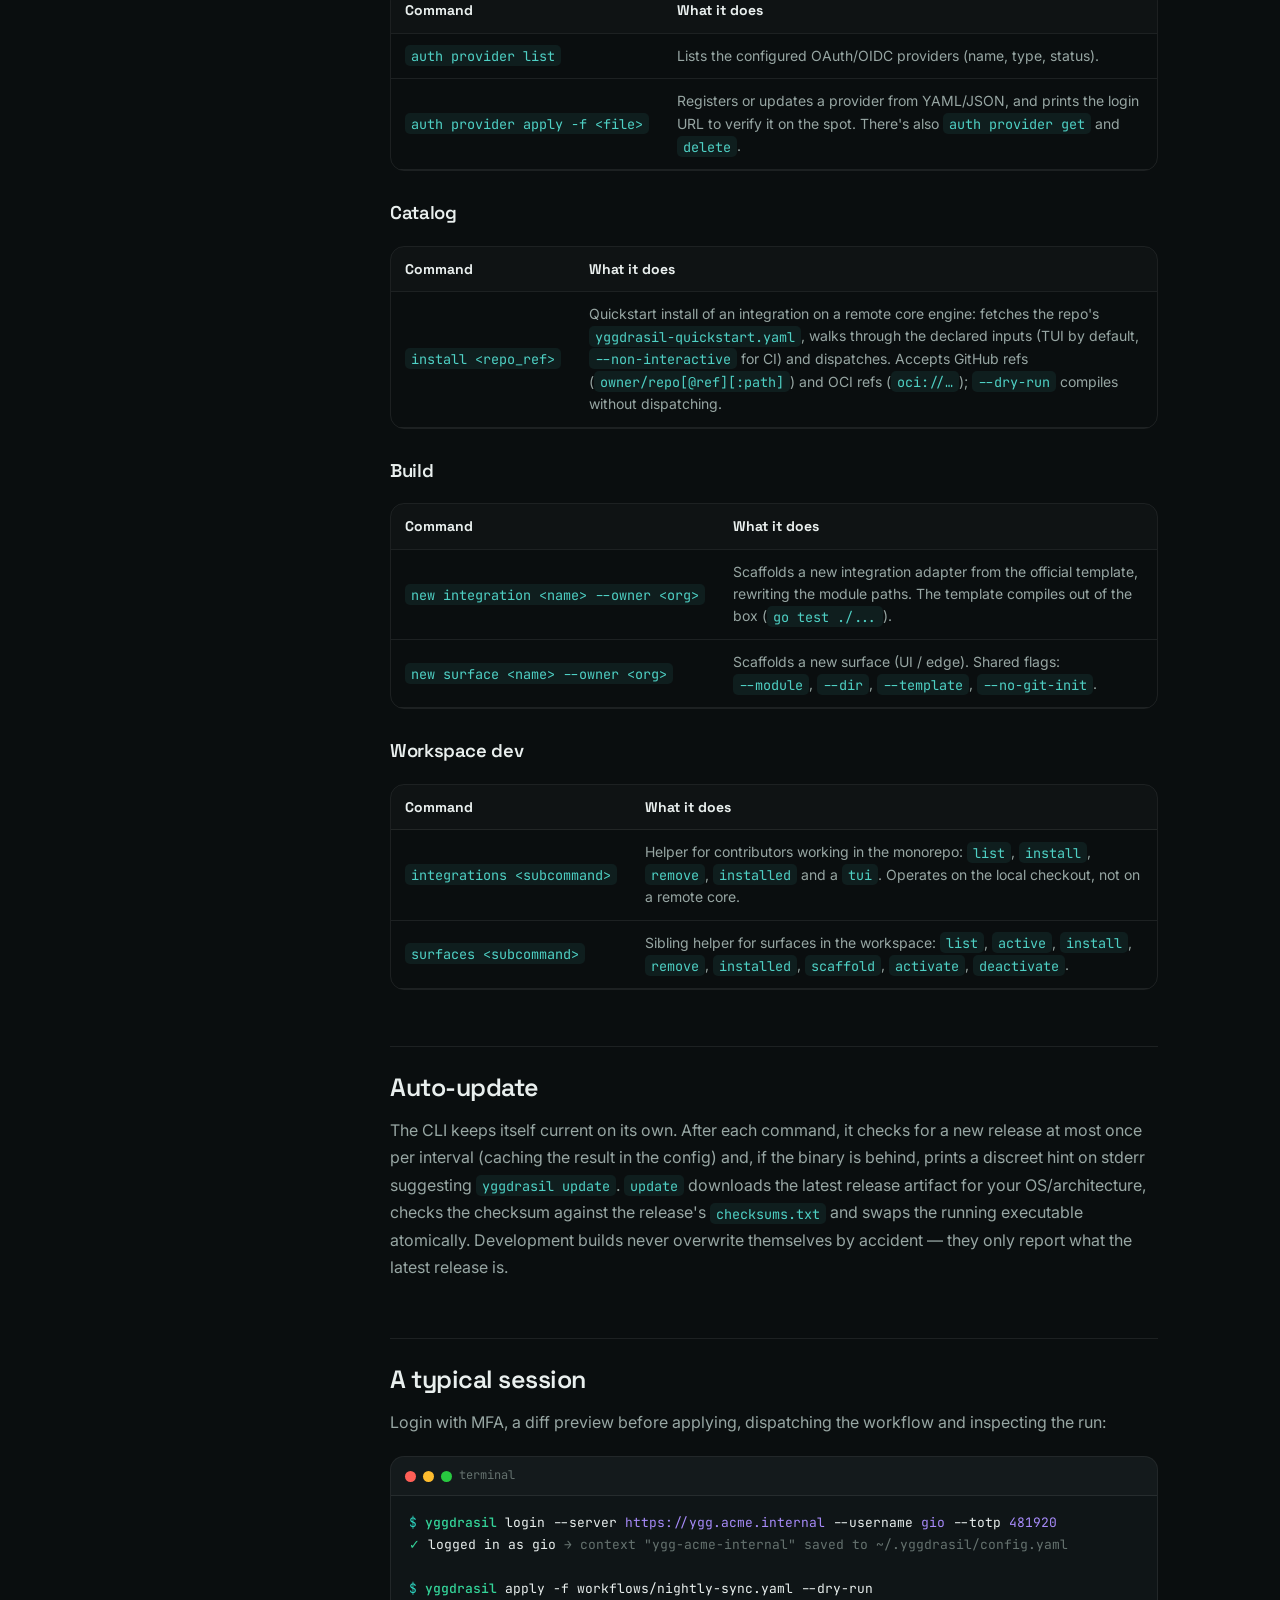
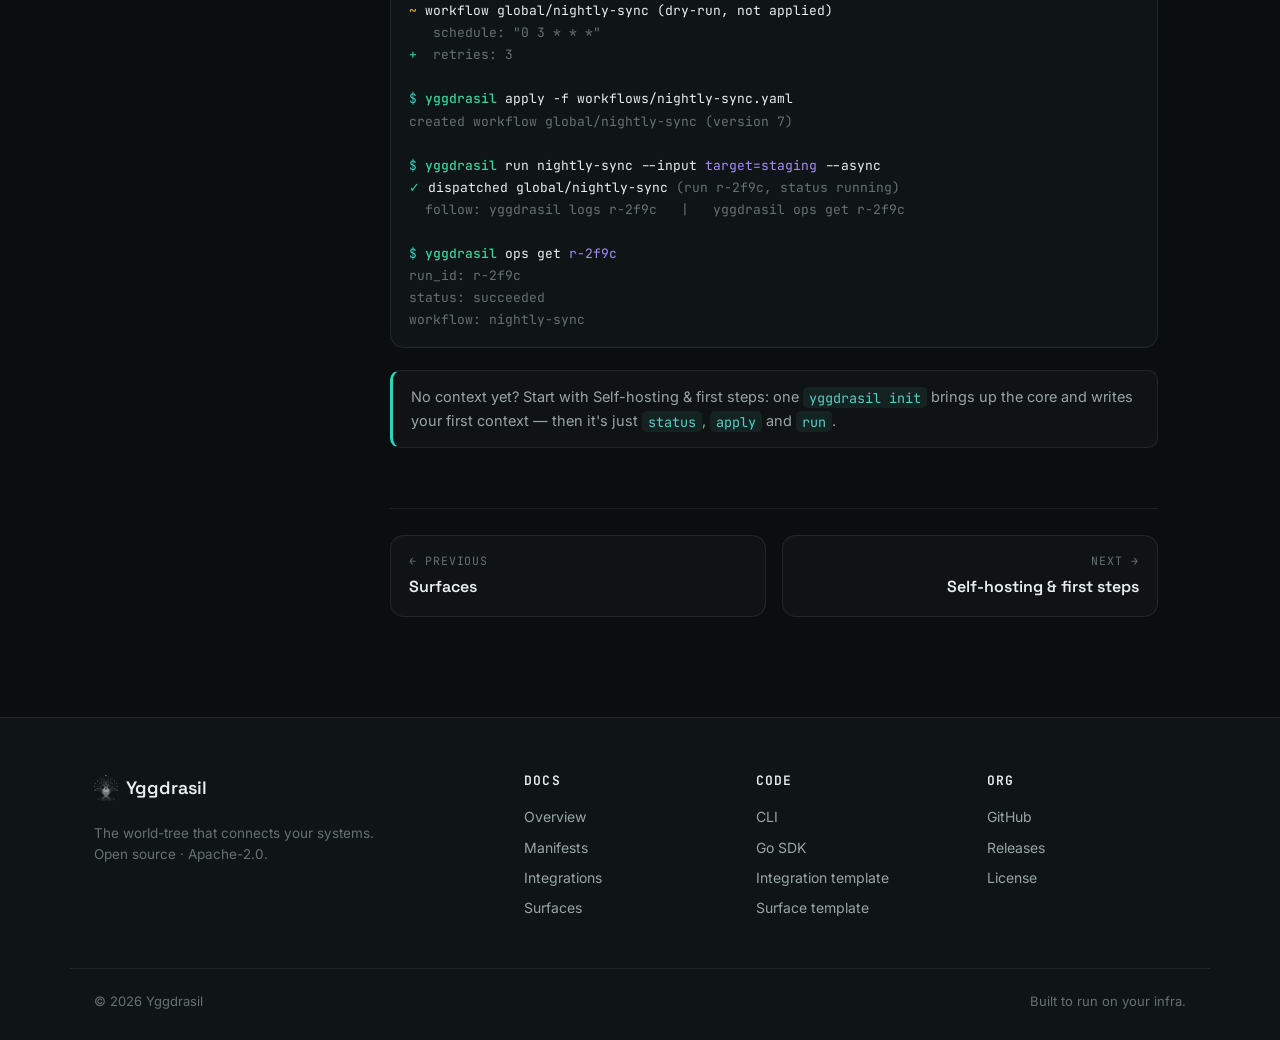
<file: concepts/cli.html>
<!DOCTYPE html>
<html lang="en">
<head>
<meta charset="utf-8" />
<meta name="viewport" content="width=device-width, initial-scale=1" />
<title>CLI · Docs · Yggdrasil</title>
<meta name="description" content="The yggdrasil CLI: a single binary that drives the entire control-plane lifecycle — bootstrap, manifests, runs, deploy and catalog — by talking to the core engine's API, without re-implementing logic." />
<link rel="icon" href="../assets/favicon-tree.png" type="image/png" />
<meta name="theme-color" content="#0A0E0F" />
<meta property="og:type" content="article" />
<meta property="og:title" content="CLI · Yggdrasil" />
<meta property="og:description" content="One binary for the entire Yggdrasil lifecycle: scriptable, versionable and auditable, always talking to the core engine's API." />
<meta property="og:image" content="https://dakasa-yggdrasil.github.io/assets/og.svg" />
<link rel="preconnect" href="https://fonts.googleapis.com" />
<link rel="preconnect" href="https://fonts.gstatic.com" crossorigin />
<link href="https://fonts.googleapis.com/css2?family=Space+Grotesk:wght@400;500;600;700&family=Inter:wght@400;450;500;600&family=JetBrains+Mono:wght@400;500&display=swap" rel="stylesheet" />
<link rel="stylesheet" href="../styles.css" />
<link rel="stylesheet" href="concepts.css" />
</head>
<body>

<!-- ░░ NAV ░░ -->
<header class="nav is-scrolled" id="nav">
  <div class="wrap nav__inner">
    <a class="brand" href="../" aria-label="Yggdrasil — home">
      <img class="brand__mark" src="../assets/yggdrasil-mark.png" alt="" aria-hidden="true" />
      <span class="brand__name">Yggdrasil</span>
    </a>
    <nav class="nav__links" aria-label="Primary">
      <a href="../">Home</a>
      <a href="../#integrations">Integrations</a>
      <a href="../#surfaces">Surfaces</a>
      <a href="../#cli">CLI</a>
      <a href="index.html" aria-current="page">Docs</a>
    </nav>
    <div class="nav__cta">
      <a class="btn btn--ghost btn--sm" href="https://github.com/dakasa-yggdrasil" target="_blank" rel="noopener" aria-label="GitHub organization">
        <svg width="16" height="16" viewBox="0 0 16 16" fill="currentColor" aria-hidden="true"><path d="M8 0C3.58 0 0 3.58 0 8c0 3.54 2.29 6.53 5.47 7.59.4.07.55-.17.55-.38 0-.19-.01-.82-.01-1.49-2.01.37-2.53-.49-2.69-.94-.09-.23-.48-.94-.82-1.13-.28-.15-.68-.52-.01-.53.63-.01 1.08.58 1.23.82.72 1.21 1.87.87 2.33.66.07-.52.28-.87.51-1.07-1.78-.2-3.64-.89-3.64-3.95 0-.87.31-1.59.82-2.15-.08-.2-.36-1.02.08-2.12 0 0 .67-.21 2.2.82.64-.18 1.32-.27 2-.27.68 0 1.36.09 2 .27 1.53-1.04 2.2-.82 2.2-.82.44 1.1.16 1.92.08 2.12.51.56.82 1.27.82 2.15 0 3.07-1.87 3.75-3.65 3.95.29.25.54.73.54 1.48 0 1.07-.01 1.93-.01 2.2 0 .21.15.46.55.38A8.01 8.01 0 0016 8c0-4.42-3.58-8-8-8z"/></svg>
        GitHub
      </a>
      <a class="btn btn--solid btn--sm" href="../#start">Get started</a>
    </div>
    <button class="nav__burger" id="burger" aria-label="Open menu" aria-expanded="false">
      <span></span><span></span><span></span>
    </button>
  </div>
</header>

<div class="doc-shell">

  <!-- ░░ SIDEBAR ░░ -->
  <aside class="doc-side" id="docSide">
    <button class="doc-side__toggle" aria-expanded="false">CLI</button>
    <div class="doc-side__nav">
      <div class="doc-side__inner">
        <p class="doc-side__group">Fundamentals</p>
        <a href="index.html">Overview &amp; architecture</a>
        <a href="manifests.html">Manifests</a>
        <a href="workflows.html">Workflows &amp; runs</a>
        <a href="identity.html">Identity &amp; collaborators</a>
        <p class="doc-side__group">Building</p>
        <a href="integrations.html">Integrations</a>
        <a href="surfaces.html">Surfaces</a>
        <a href="cli.html" aria-current="page">CLI</a>
        <a href="self-hosting.html">Self-hosting &amp; first steps</a>
      </div>
    </div>
  </aside>

  <!-- ░░ ARTICLE ░░ -->
  <article class="doc">
    <p class="crumb"><a href="../">Home</a> / Docs / CLI</p>
    <h1>CLI</h1>
    <p class="doc__lede">A single binary — <code>yggdrasil</code> — drives the entire control-plane lifecycle: bootstrap, manifests, runs, deploy, catalog and collaborators. It <strong>does not re-implement business logic</strong>: every subcommand shapes an HTTP call to the core engine's API, which is the authority over schema, versions and execution.</p>

    <h2 id="philosophy">Philosophy</h2>
    <p>The CLI is deliberately thin. The core engine validates the manifest, writes the version, dispatches the workflow and enforces auth; the CLI just reads the file, makes the POST and prints the response. That makes it <strong>scriptable</strong> (any command runs in CI without a TUI, via flags), <strong>versionable</strong> (you keep YAML manifests in git and apply them with <code>apply</code>) and <strong>auditable</strong> (every action becomes an API call recorded by the core).</p>
    <p>Nearly every command needs an <strong>active context</strong>: a core engine to talk to. The context lives in <code>~/.yggdrasil/config.yaml</code> — server, token and collaborator — in the <code>kubectl</code> style. You create one with <code>init</code> or <code>login</code>, switch with <code>config use-context</code>, and any command accepts <code>--server</code>/<code>--token</code> to override the context for a single call.</p>
    <div class="callout callout--note">The <em>workspace dev</em> commands (<code>integrations</code>, <code>surfaces</code>) are the exception: they don't talk to the core — they manipulate a local monorepo checkout. Everything else just needs a reachable core.</div>

    <h2 id="reference">Command reference</h2>
    <p>The subcommands are organized by the platform lifecycle — from the first <code>init</code> all the way to building your own plugins.</p>

    <h3>Bootstrap &amp; context</h3>
    <div class="table-wrap"><table>
      <thead><tr><th>Command</th><th>What it does</th></tr></thead>
      <tbody>
        <tr><td><code>init [--dir &lt;path&gt;]</code></td><td>Standalone bootstrap in one command: brings up Postgres, the core engine and adapters via docker-compose. With <code>--server &lt;url&gt;</code> it just connects to an existing core engine.</td></tr>
        <tr><td><code>login --server &lt;url&gt; --username &lt;slug&gt;</code></td><td>Trades credentials for a session token and saves a context. For accounts with MFA, pass <code>--totp &lt;code&gt;</code> or <code>--recovery-code &lt;code&gt;</code> (in an interactive terminal the code is prompted automatically).</td></tr>
        <tr><td><code>status</code></td><td>Shows the active context, the target server and a health check (<code>healthz</code>/<code>readyz</code>) of the core.</td></tr>
        <tr><td><code>version</code></td><td>Prints the CLI version (and the build hash, when available).</td></tr>
        <tr><td><code>update</code></td><td>Downloads and installs the latest release for your OS/architecture, verifying the checksum. <code>--check</code> only reports.</td></tr>
        <tr><td><code>config use-context &lt;name&gt;</code></td><td>Switches the active server context. The <code>config</code> family also has <code>get-contexts</code>, <code>current-context</code>, <code>set-context</code>, <code>delete-context</code> and <code>view</code>.</td></tr>
      </tbody>
    </table></div>

    <h3>Manifests</h3>
    <div class="table-wrap"><table>
      <thead><tr><th>Command</th><th>What it does</th></tr></thead>
      <tbody>
        <tr><td><code>apply -f &lt;file&gt; [--dry-run]</code></td><td>Creates a new manifest version from a file (multiple documents separated by <code>---</code> are supported; <code>-f -</code> reads from stdin). With <code>--dry-run</code> it shows the diff against the active version without applying.</td></tr>
        <tr><td><code>get &lt;kind&gt; [&lt;name&gt;]</code></td><td>Lists all manifests of a kind, or fetches one by name. <code>-o table|yaml|json</code> picks the format; <code>-n</code> scopes by namespace.</td></tr>
        <tr><td><code>describe &lt;kind&gt; &lt;name&gt;</code></td><td>Prints a manifest as YAML — a convenient shortcut over <code>get … -o yaml</code>.</td></tr>
        <tr><td><code>diff -f &lt;file&gt;</code></td><td>Compares, on the client, the manifests in the file against the active versions on the server, line by line.</td></tr>
        <tr><td><code>delete &lt;kind&gt; &lt;name&gt; [--soft]</code></td><td>Removes a manifest (hard by default, asking for confirmation). <code>--soft</code> just flips <code>active=false</code> and preserves the history.</td></tr>
        <tr><td><code>rollback &lt;kind&gt; &lt;name&gt; --to &lt;ver&gt;</code></td><td>Re-applies the contents of an old version as a new version — the history stays intact, so you can roll forward again later.</td></tr>
      </tbody>
    </table></div>

    <h3>Runs</h3>
    <div class="table-wrap"><table>
      <thead><tr><th>Command</th><th>What it does</th></tr></thead>
      <tbody>
        <tr><td><code>run &lt;workflow&gt; [--input k=v] [--async]</code></td><td>Triggers a workflow execution by name. Synchronous by default (prints progress step by step); <code>--input k=v</code> is repeatable; <code>--async</code> returns a run id immediately.</td></tr>
        <tr><td><code>ops list | get | retry | abort | replay</code></td><td>The operational side of runs: <code>ops list</code> filters and lists, <code>ops get &lt;run-id&gt;</code> inspects a run, and <code>retry</code>/<code>abort</code>/<code>replay &lt;run-id&gt;</code> manage runs in flight or finished.</td></tr>
        <tr><td><code>logs &lt;run-id&gt;</code></td><td>Follows a run in real time, printing each step's status transitions until the terminal state.</td></tr>
      </tbody>
    </table></div>

    <h3>Control plane</h3>
    <div class="table-wrap"><table>
      <thead><tr><th>Command</th><th>What it does</th></tr></thead>
      <tbody>
        <tr><td><code>deploy control-plane -f cp.yaml</code></td><td>Applies a <code>control_plane</code> manifest and then triggers the deploy workflow against it — sugar over <code>apply</code> + <code>run</code> with the bootstrap-topology defaults. <code>--no-run</code> applies without executing.</td></tr>
      </tbody>
    </table></div>

    <h3>Collaborators</h3>
    <div class="table-wrap"><table>
      <thead><tr><th>Command</th><th>What it does</th></tr></thead>
      <tbody>
        <tr><td><code>collaborator &lt;verb&gt; [opts]</code></td><td>Manages the workforce lifecycle. Lifecycle verbs: <code>create</code>, <code>get</code>, <code>list</code>, <code>update</code>, <code>offboard</code>, <code>suspend</code>, <code>unsuspend</code>, <code>re-onboard</code>. Field changes: <code>role-change</code>, <code>team-add</code>, <code>team-remove</code>, <code>attribute-set</code>, <code>manager-change</code>. Absences: <code>absence-start</code>, <code>absence-end</code>. Auditing: <code>lifecycle-events</code>, <code>provider-state</code>.</td></tr>
      </tbody>
    </table></div>

    <h3>Auth</h3>
    <div class="table-wrap"><table>
      <thead><tr><th>Command</th><th>What it does</th></tr></thead>
      <tbody>
        <tr><td><code>auth provider list</code></td><td>Lists the configured OAuth/OIDC providers (name, type, status).</td></tr>
        <tr><td><code>auth provider apply -f &lt;file&gt;</code></td><td>Registers or updates a provider from YAML/JSON, and prints the login URL to verify it on the spot. There's also <code>auth provider get</code> and <code>delete</code>.</td></tr>
      </tbody>
    </table></div>

    <h3>Catalog</h3>
    <div class="table-wrap"><table>
      <thead><tr><th>Command</th><th>What it does</th></tr></thead>
      <tbody>
        <tr><td><code>install &lt;repo_ref&gt;</code></td><td>Quickstart install of an integration on a remote core engine: fetches the repo's <code>yggdrasil-quickstart.yaml</code>, walks through the declared inputs (TUI by default, <code>--non-interactive</code> for CI) and dispatches. Accepts GitHub refs (<code>owner/repo[@ref][:path]</code>) and OCI refs (<code>oci://…</code>); <code>--dry-run</code> compiles without dispatching.</td></tr>
      </tbody>
    </table></div>

    <h3>Build</h3>
    <div class="table-wrap"><table>
      <thead><tr><th>Command</th><th>What it does</th></tr></thead>
      <tbody>
        <tr><td><code>new integration &lt;name&gt; --owner &lt;org&gt;</code></td><td>Scaffolds a new integration adapter from the official template, rewriting the module paths. The template compiles out of the box (<code>go test ./...</code>).</td></tr>
        <tr><td><code>new surface &lt;name&gt; --owner &lt;org&gt;</code></td><td>Scaffolds a new surface (UI / edge). Shared flags: <code>--module</code>, <code>--dir</code>, <code>--template</code>, <code>--no-git-init</code>.</td></tr>
      </tbody>
    </table></div>

    <h3>Workspace dev</h3>
    <div class="table-wrap"><table>
      <thead><tr><th>Command</th><th>What it does</th></tr></thead>
      <tbody>
        <tr><td><code>integrations &lt;subcommand&gt;</code></td><td>Helper for contributors working in the monorepo: <code>list</code>, <code>install</code>, <code>remove</code>, <code>installed</code> and a <code>tui</code>. Operates on the local checkout, not on a remote core.</td></tr>
        <tr><td><code>surfaces &lt;subcommand&gt;</code></td><td>Sibling helper for surfaces in the workspace: <code>list</code>, <code>active</code>, <code>install</code>, <code>remove</code>, <code>installed</code>, <code>scaffold</code>, <code>activate</code>, <code>deactivate</code>.</td></tr>
      </tbody>
    </table></div>

    <h2 id="auto-update">Auto-update</h2>
    <p>The CLI keeps itself current on its own. After each command, it checks for a new release at most once per interval (caching the result in the config) and, if the binary is behind, prints a discreet hint on stderr suggesting <code>yggdrasil update</code>. <code>update</code> downloads the latest release artifact for your OS/architecture, checks the checksum against the release's <code>checksums.txt</code> and swaps the running executable atomically. Development builds never overwrite themselves by accident — they only report what the latest release is.</p>

    <h2 id="session">A typical session</h2>
    <p>Login with MFA, a diff preview before applying, dispatching the workflow and inspecting the run:</p>
    <div class="codeblock">
      <div class="codeblock__bar"><span class="dot dot--r"></span><span class="dot dot--y"></span><span class="dot dot--g"></span><span class="terminal__title">terminal</span></div>
      <pre><code><span class="c-prompt">$</span> <span class="c-cmd">yggdrasil</span> login --server <span class="c-str">https://ygg.acme.internal</span> --username <span class="c-str">gio</span> --totp <span class="c-str">481920</span>
<span class="c-ok">✓</span> logged in as gio <span class="c-dim">→ context "ygg-acme-internal" saved to ~/.yggdrasil/config.yaml</span>

<span class="c-prompt">$</span> <span class="c-cmd">yggdrasil</span> apply -f workflows/nightly-sync.yaml --dry-run
<span class="c-y">~</span> workflow global/nightly-sync (dry-run, not applied)
 <span class="c-dim">  schedule: "0 3 * * *"</span>
<span class="c-ok">+</span><span class="c-dim">  retries: 3</span>

<span class="c-prompt">$</span> <span class="c-cmd">yggdrasil</span> apply -f workflows/nightly-sync.yaml
<span class="c-dim">created workflow global/nightly-sync (version 7)</span>

<span class="c-prompt">$</span> <span class="c-cmd">yggdrasil</span> run nightly-sync --input <span class="c-str">target=staging</span> --async
<span class="c-ok">✓</span> dispatched global/nightly-sync <span class="c-dim">(run r-2f9c, status running)</span>
  <span class="c-dim">follow: yggdrasil logs r-2f9c   |   yggdrasil ops get r-2f9c</span>

<span class="c-prompt">$</span> <span class="c-cmd">yggdrasil</span> ops get <span class="c-str">r-2f9c</span>
<span class="c-dim">run_id: r-2f9c</span>
<span class="c-dim">status: succeeded</span>
<span class="c-dim">workflow: nightly-sync</span></code></pre>
    </div>

    <div class="callout callout--tip">No context yet? Start with <a href="self-hosting.html">Self-hosting &amp; first steps</a>: one <code>yggdrasil init</code> brings up the core and writes your first context — then it's just <code>status</code>, <code>apply</code> and <code>run</code>.</div>

    <nav class="doc-nav" aria-label="Concept navigation">
      <a href="surfaces.html"><span>← Previous</span><strong>Surfaces</strong></a>
      <a class="is-next" href="self-hosting.html"><span>Next →</span><strong>Self-hosting &amp; first steps</strong></a>
    </nav>
  </article>
</div>

<!-- ░░ FOOTER ░░ -->
<footer class="footer">
  <div class="wrap footer__inner">
    <div class="footer__brand">
      <a class="brand" href="../">
        <img class="brand__mark" src="../assets/yggdrasil-mark.png" alt="" aria-hidden="true" />
        <span class="brand__name">Yggdrasil</span>
      </a>
      <p class="footer__tag">The world-tree that connects your systems.<br />Open source · Apache-2.0.</p>
    </div>
    <nav class="footer__col" aria-label="Docs">
      <h5>Docs</h5>
      <a href="index.html">Overview</a>
      <a href="manifests.html">Manifests</a>
      <a href="integrations.html">Integrations</a>
      <a href="surfaces.html">Surfaces</a>
    </nav>
    <nav class="footer__col" aria-label="Code">
      <h5>Code</h5>
      <a href="https://github.com/dakasa-yggdrasil/yggdrasil" target="_blank" rel="noopener">CLI</a>
      <a href="https://github.com/dakasa-yggdrasil/yggdrasil-sdk-go" target="_blank" rel="noopener">Go SDK</a>
      <a href="https://github.com/dakasa-yggdrasil/integration-template" target="_blank" rel="noopener">Integration template</a>
      <a href="https://github.com/dakasa-yggdrasil/surface-template" target="_blank" rel="noopener">Surface template</a>
    </nav>
    <nav class="footer__col" aria-label="Organization">
      <h5>Org</h5>
      <a href="https://github.com/dakasa-yggdrasil" target="_blank" rel="noopener">GitHub</a>
      <a href="https://github.com/dakasa-yggdrasil/yggdrasil/releases" target="_blank" rel="noopener">Releases</a>
      <a href="https://github.com/dakasa-yggdrasil/yggdrasil/blob/main/LICENSE" target="_blank" rel="noopener">License</a>
    </nav>
  </div>
  <div class="wrap footer__bottom">
    <span>© 2026 Yggdrasil</span>
    <span>Built to run on your infra.</span>
  </div>
</footer>

<script src="../main.js" defer></script>
</body>
</html>
</file>
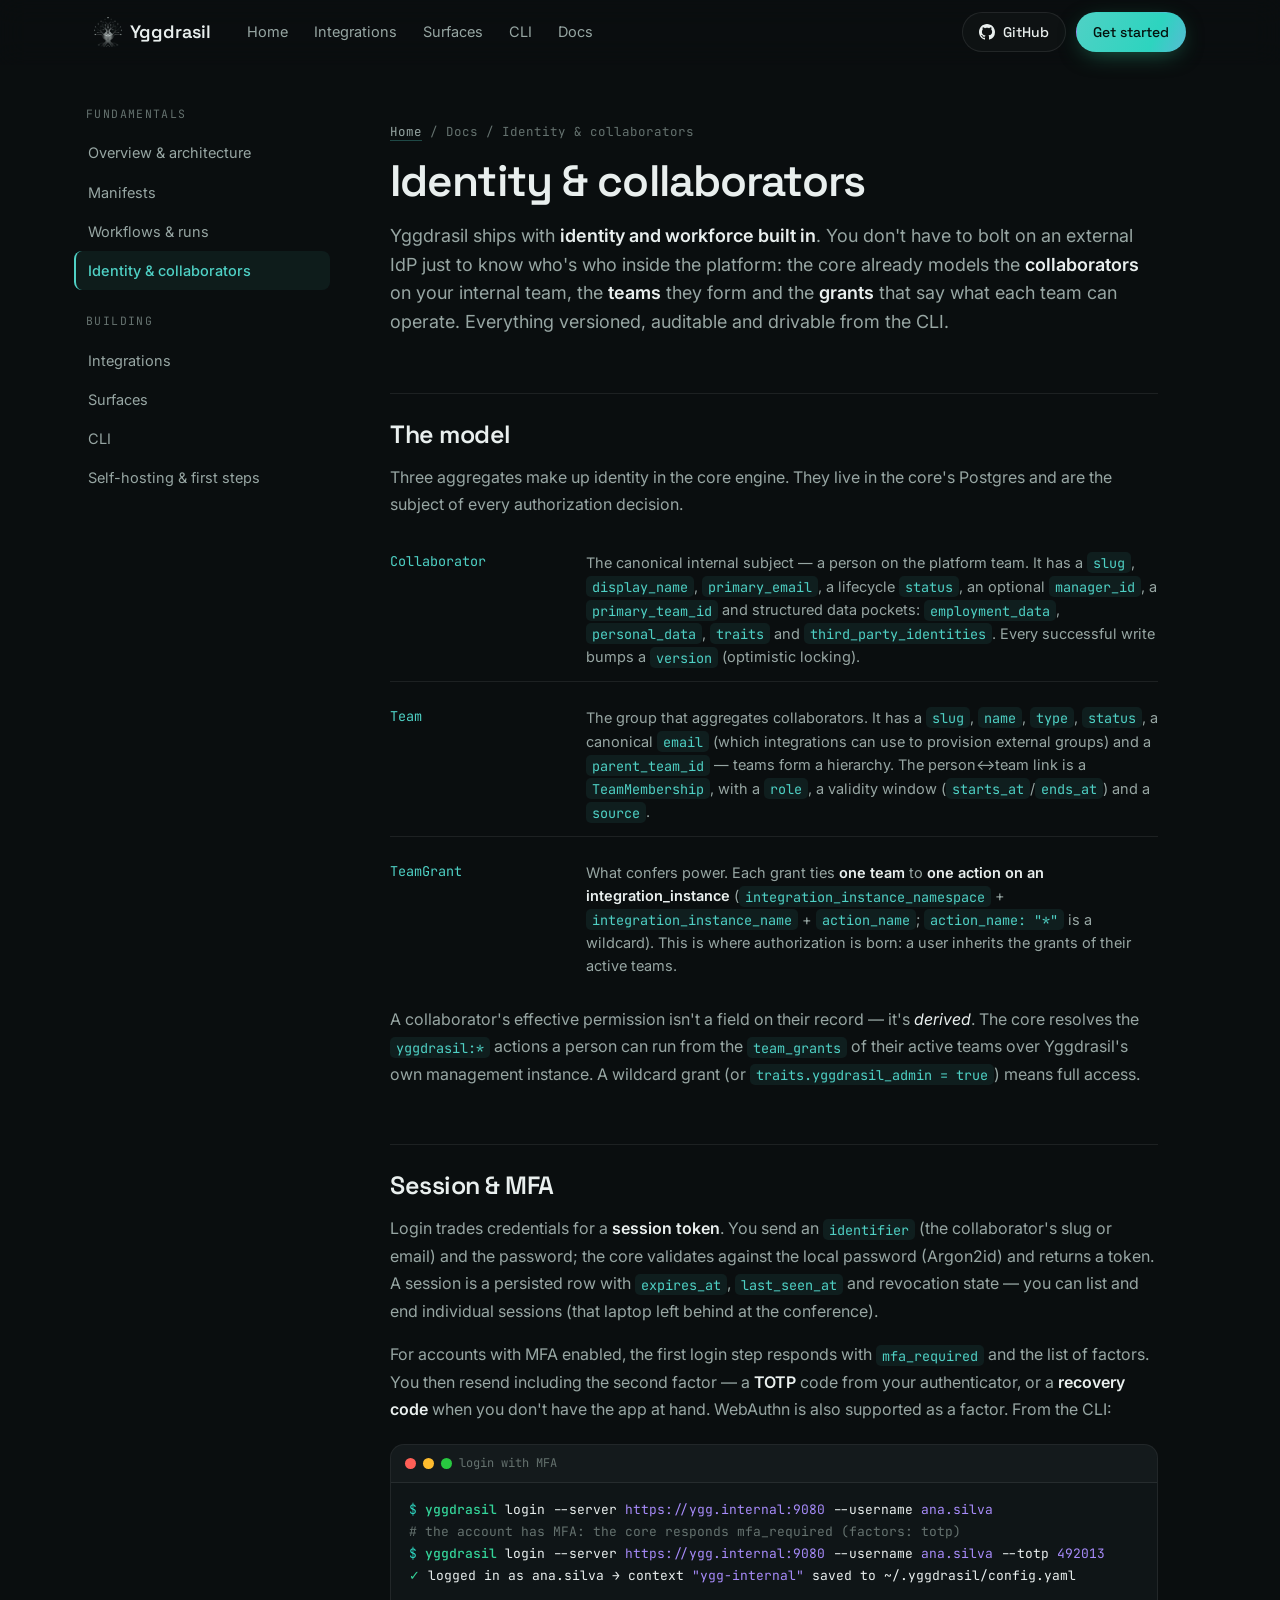
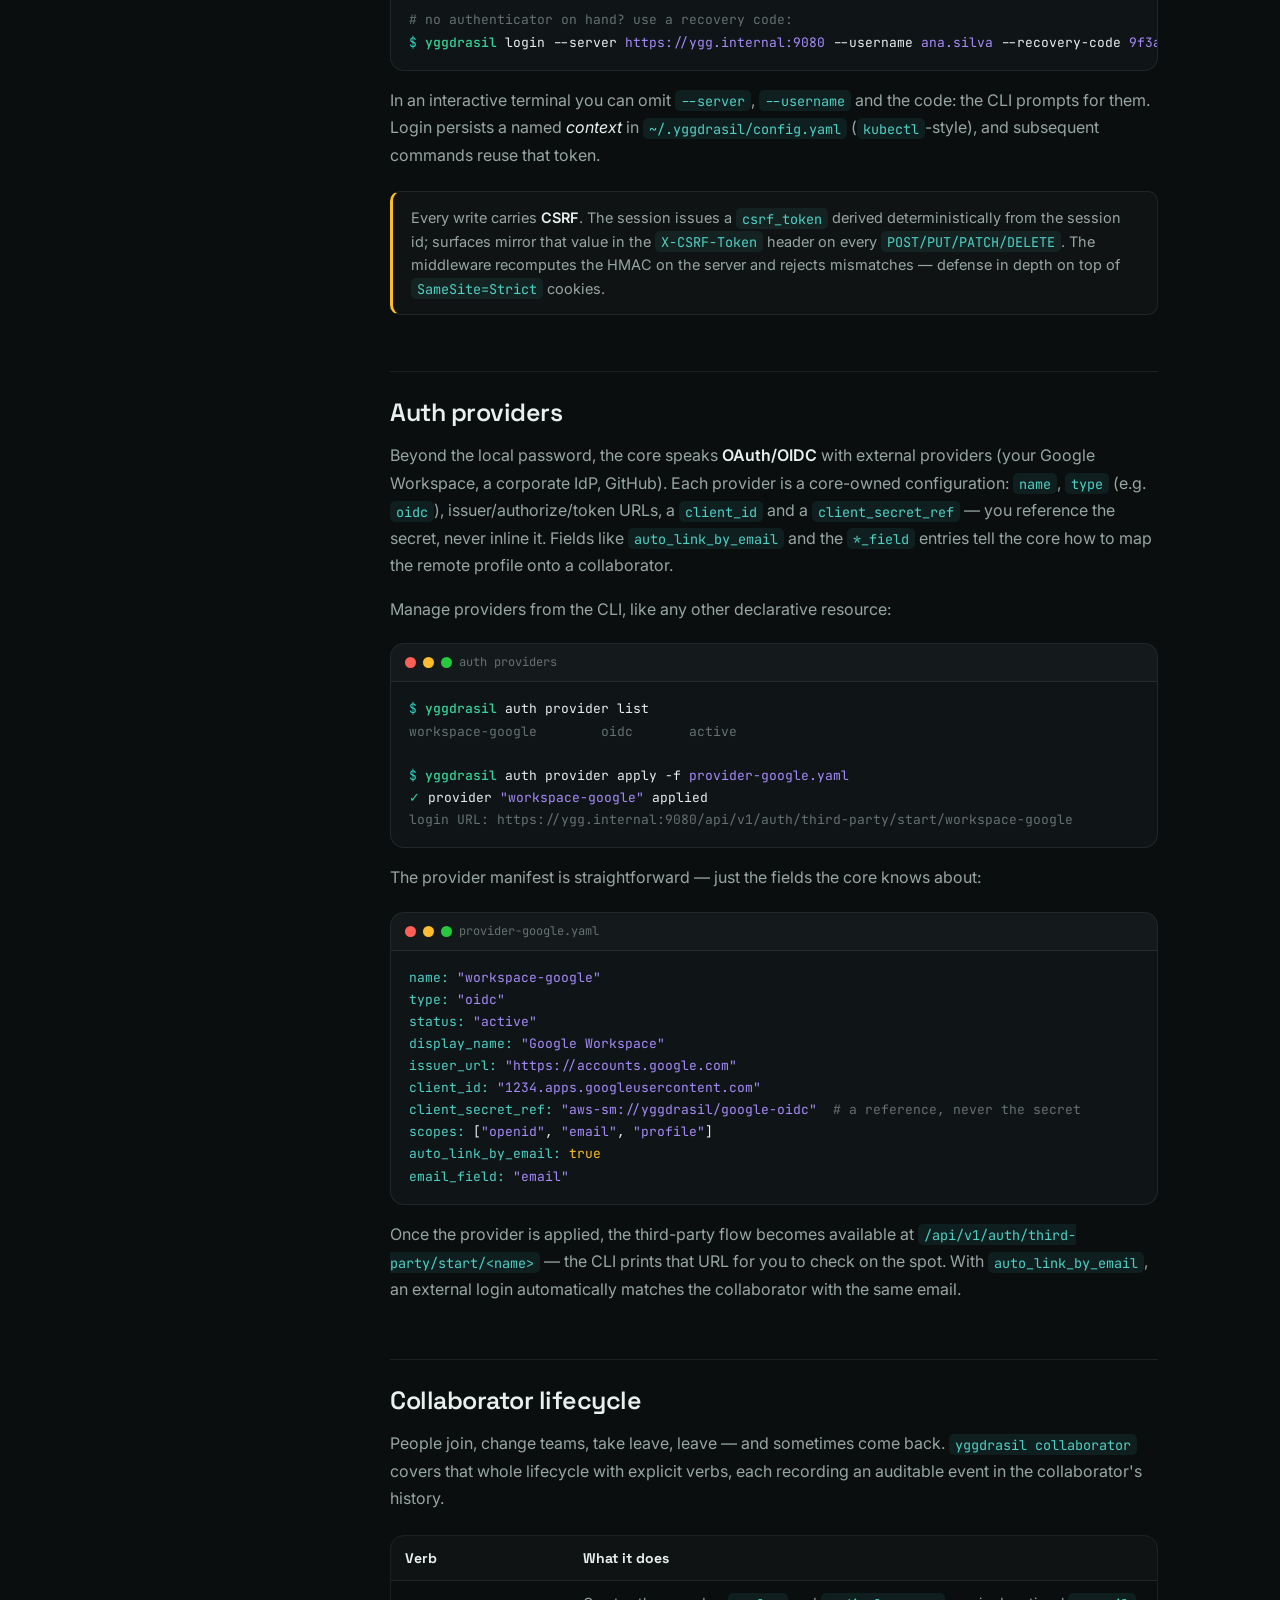
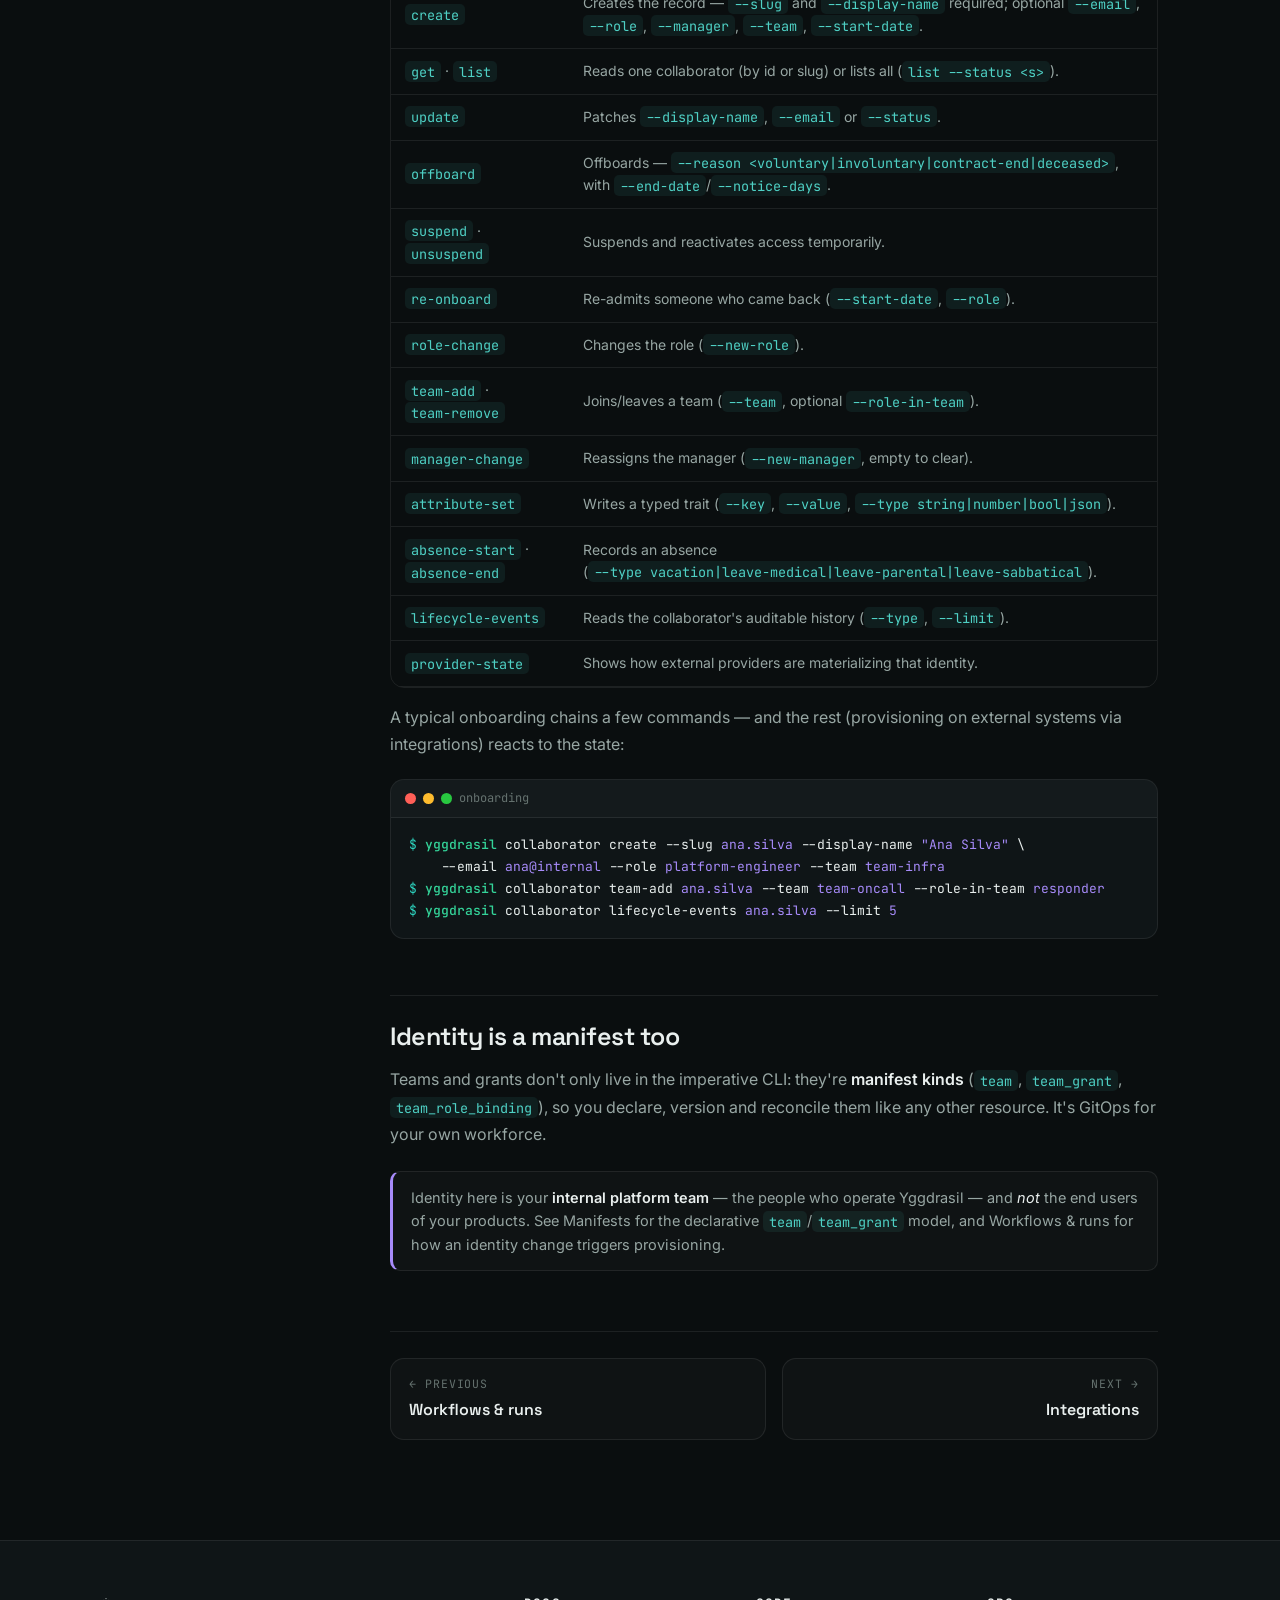
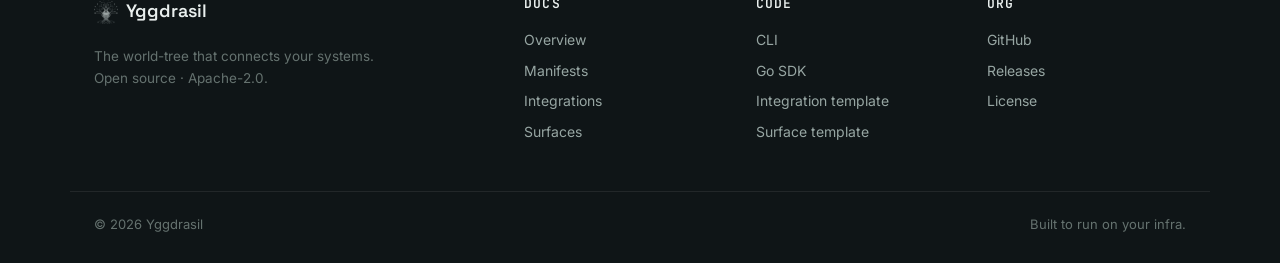
<file: concepts/identity.html>
<!DOCTYPE html>
<html lang="en">
<head>
<meta charset="utf-8" />
<meta name="viewport" content="width=device-width, initial-scale=1" />
<title>Identity &amp; collaborators · Docs · Yggdrasil</title>
<meta name="description" content="Yggdrasil's built-in identity model: collaborators, teams and team grants; session and MFA (TOTP/recovery), CSRF on writes, OAuth/OIDC providers and the collaborator lifecycle through the CLI." />
<link rel="icon" href="../assets/favicon-tree.png" type="image/png" />
<meta name="theme-color" content="#0A0E0F" />
<meta property="og:type" content="article" />
<meta property="og:title" content="Identity &amp; collaborators · Yggdrasil" />
<meta property="og:description" content="Identity and workforce built into Yggdrasil — collaborators, teams and grants — for your internal platform team." />
<meta property="og:image" content="https://dakasa-yggdrasil.github.io/assets/og.svg" />
<link rel="preconnect" href="https://fonts.googleapis.com" />
<link rel="preconnect" href="https://fonts.gstatic.com" crossorigin />
<link href="https://fonts.googleapis.com/css2?family=Space+Grotesk:wght@400;500;600;700&family=Inter:wght@400;450;500;600&family=JetBrains+Mono:wght@400;500&display=swap" rel="stylesheet" />
<link rel="stylesheet" href="../styles.css" />
<link rel="stylesheet" href="concepts.css" />
</head>
<body>

<!-- ░░ NAV ░░ -->
<header class="nav is-scrolled" id="nav">
  <div class="wrap nav__inner">
    <a class="brand" href="../" aria-label="Yggdrasil — home">
      <img class="brand__mark" src="../assets/yggdrasil-mark.png" alt="" aria-hidden="true" />
      <span class="brand__name">Yggdrasil</span>
    </a>
    <nav class="nav__links" aria-label="Primary">
      <a href="../">Home</a>
      <a href="../#integrations">Integrations</a>
      <a href="../#surfaces">Surfaces</a>
      <a href="../#cli">CLI</a>
      <a href="index.html" aria-current="page">Docs</a>
    </nav>
    <div class="nav__cta">
      <a class="btn btn--ghost btn--sm" href="https://github.com/dakasa-yggdrasil" target="_blank" rel="noopener" aria-label="GitHub organization">
        <svg width="16" height="16" viewBox="0 0 16 16" fill="currentColor" aria-hidden="true"><path d="M8 0C3.58 0 0 3.58 0 8c0 3.54 2.29 6.53 5.47 7.59.4.07.55-.17.55-.38 0-.19-.01-.82-.01-1.49-2.01.37-2.53-.49-2.69-.94-.09-.23-.48-.94-.82-1.13-.28-.15-.68-.52-.01-.53.63-.01 1.08.58 1.23.82.72 1.21 1.87.87 2.33.66.07-.52.28-.87.51-1.07-1.78-.2-3.64-.89-3.64-3.95 0-.87.31-1.59.82-2.15-.08-.2-.36-1.02.08-2.12 0 0 .67-.21 2.2.82.64-.18 1.32-.27 2-.27.68 0 1.36.09 2 .27 1.53-1.04 2.2-.82 2.2-.82.44 1.1.16 1.92.08 2.12.51.56.82 1.27.82 2.15 0 3.07-1.87 3.75-3.65 3.95.29.25.54.73.54 1.48 0 1.07-.01 1.93-.01 2.2 0 .21.15.46.55.38A8.01 8.01 0 0016 8c0-4.42-3.58-8-8-8z"/></svg>
        GitHub
      </a>
      <a class="btn btn--solid btn--sm" href="../#start">Get started</a>
    </div>
    <button class="nav__burger" id="burger" aria-label="Open menu" aria-expanded="false">
      <span></span><span></span><span></span>
    </button>
  </div>
</header>

<div class="doc-shell">

  <!-- ░░ SIDEBAR ░░ -->
  <aside class="doc-side" id="docSide">
    <button class="doc-side__toggle" aria-expanded="false">Identity</button>
    <div class="doc-side__nav">
      <div class="doc-side__inner">
        <p class="doc-side__group">Fundamentals</p>
        <a href="index.html">Overview &amp; architecture</a>
        <a href="manifests.html">Manifests</a>
        <a href="workflows.html">Workflows &amp; runs</a>
        <a href="identity.html" aria-current="page">Identity &amp; collaborators</a>
        <p class="doc-side__group">Building</p>
        <a href="integrations.html">Integrations</a>
        <a href="surfaces.html">Surfaces</a>
        <a href="cli.html">CLI</a>
        <a href="self-hosting.html">Self-hosting &amp; first steps</a>
      </div>
    </div>
  </aside>

  <!-- ░░ ARTICLE ░░ -->
  <article class="doc">
    <p class="crumb"><a href="../">Home</a> / Docs / Identity &amp; collaborators</p>
    <h1>Identity &amp; collaborators</h1>
    <p class="doc__lede">Yggdrasil ships with <strong>identity and workforce built in</strong>. You don't have to bolt on an external IdP just to know who's who inside the platform: the core already models the <strong>collaborators</strong> on your internal team, the <strong>teams</strong> they form and the <strong>grants</strong> that say what each team can operate. Everything versioned, auditable and drivable from the CLI.</p>

    <h2 id="the-model">The model</h2>
    <p>Three aggregates make up identity in the core engine. They live in the core's Postgres and are the subject of every authorization decision.</p>
    <div class="deflist">
      <div class="deflist__row"><dt>Collaborator</dt><dd>The canonical internal subject — a person on the platform team. It has a <code>slug</code>, <code>display_name</code>, <code>primary_email</code>, a lifecycle <code>status</code>, an optional <code>manager_id</code>, a <code>primary_team_id</code> and structured data pockets: <code>employment_data</code>, <code>personal_data</code>, <code>traits</code> and <code>third_party_identities</code>. Every successful write bumps a <code>version</code> (optimistic locking).</dd></div>
      <div class="deflist__row"><dt>Team</dt><dd>The group that aggregates collaborators. It has a <code>slug</code>, <code>name</code>, <code>type</code>, <code>status</code>, a canonical <code>email</code> (which integrations can use to provision external groups) and a <code>parent_team_id</code> — teams form a hierarchy. The person↔team link is a <code>TeamMembership</code>, with a <code>role</code>, a validity window (<code>starts_at</code>/<code>ends_at</code>) and a <code>source</code>.</dd></div>
      <div class="deflist__row"><dt>TeamGrant</dt><dd>What confers power. Each grant ties <strong>one team</strong> to <strong>one action on an integration_instance</strong> (<code>integration_instance_namespace</code> + <code>integration_instance_name</code> + <code>action_name</code>; <code>action_name: "*"</code> is a wildcard). This is where authorization is born: a user inherits the grants of their active teams.</dd></div>
    </div>
    <p>A collaborator's effective permission isn't a field on their record — it's <em>derived</em>. The core resolves the <code>yggdrasil:*</code> actions a person can run from the <code>team_grants</code> of their active teams over Yggdrasil's own management instance. A wildcard grant (or <code>traits.yggdrasil_admin = true</code>) means full access.</p>

    <h2 id="session-mfa">Session &amp; MFA</h2>
    <p>Login trades credentials for a <strong>session token</strong>. You send an <code>identifier</code> (the collaborator's slug or email) and the password; the core validates against the local password (Argon2id) and returns a token. A session is a persisted row with <code>expires_at</code>, <code>last_seen_at</code> and revocation state — you can list and end individual sessions (that laptop left behind at the conference).</p>
    <p>For accounts with MFA enabled, the first login step responds with <code>mfa_required</code> and the list of factors. You then resend including the second factor — a <strong>TOTP</strong> code from your authenticator, or a <strong>recovery code</strong> when you don't have the app at hand. WebAuthn is also supported as a factor. From the CLI:</p>
    <div class="codeblock">
      <div class="codeblock__bar"><span class="dot dot--r"></span><span class="dot dot--y"></span><span class="dot dot--g"></span><span class="terminal__title">login with MFA</span></div>
      <pre><code><span class="c-prompt">$</span> <span class="c-cmd">yggdrasil</span> login --server <span class="c-str">https://ygg.internal:9080</span> --username <span class="c-str">ana.silva</span>
<span class="c-dim"># the account has MFA: the core responds mfa_required (factors: totp)</span>
<span class="c-prompt">$</span> <span class="c-cmd">yggdrasil</span> login --server <span class="c-str">https://ygg.internal:9080</span> --username <span class="c-str">ana.silva</span> --totp <span class="c-str">492013</span>
<span class="c-ok">✓</span> logged in as ana.silva → context <span class="c-str">"ygg-internal"</span> saved to ~/.yggdrasil/config.yaml

<span class="c-dim"># no authenticator on hand? use a recovery code:</span>
<span class="c-prompt">$</span> <span class="c-cmd">yggdrasil</span> login --server <span class="c-str">https://ygg.internal:9080</span> --username <span class="c-str">ana.silva</span> --recovery-code <span class="c-str">9f3a-2bd1-77ce</span></code></pre>
    </div>
    <p>In an interactive terminal you can omit <code>--server</code>, <code>--username</code> and the code: the CLI prompts for them. Login persists a named <em>context</em> in <code>~/.yggdrasil/config.yaml</code> (<code>kubectl</code>-style), and subsequent commands reuse that token.</p>
    <div class="callout callout--warn">Every write carries <strong>CSRF</strong>. The session issues a <code>csrf_token</code> derived deterministically from the session id; surfaces mirror that value in the <code>X-CSRF-Token</code> header on every <code>POST/PUT/PATCH/DELETE</code>. The middleware recomputes the HMAC on the server and rejects mismatches — defense in depth on top of <code>SameSite=Strict</code> cookies.</div>

    <h2 id="providers">Auth providers</h2>
    <p>Beyond the local password, the core speaks <strong>OAuth/OIDC</strong> with external providers (your Google Workspace, a corporate IdP, GitHub). Each provider is a core-owned configuration: <code>name</code>, <code>type</code> (e.g. <code>oidc</code>), issuer/authorize/token URLs, a <code>client_id</code> and a <code>client_secret_ref</code> — you reference the secret, never inline it. Fields like <code>auto_link_by_email</code> and the <code>*_field</code> entries tell the core how to map the remote profile onto a collaborator.</p>
    <p>Manage providers from the CLI, like any other declarative resource:</p>
    <div class="codeblock">
      <div class="codeblock__bar"><span class="dot dot--r"></span><span class="dot dot--y"></span><span class="dot dot--g"></span><span class="terminal__title">auth providers</span></div>
      <pre><code><span class="c-prompt">$</span> <span class="c-cmd">yggdrasil</span> auth provider list
<span class="c-dim">workspace-google        oidc       active</span>

<span class="c-prompt">$</span> <span class="c-cmd">yggdrasil</span> auth provider apply -f <span class="c-str">provider-google.yaml</span>
<span class="c-ok">✓</span> provider <span class="c-str">"workspace-google"</span> applied
<span class="c-dim">login URL: https://ygg.internal:9080/api/v1/auth/third-party/start/workspace-google</span></code></pre>
    </div>
    <p>The provider manifest is straightforward — just the fields the core knows about:</p>
    <div class="codeblock">
      <div class="codeblock__bar"><span class="dot dot--r"></span><span class="dot dot--y"></span><span class="dot dot--g"></span><span class="terminal__title">provider-google.yaml</span></div>
      <pre><code><span class="t-key">name:</span> <span class="t-str">"workspace-google"</span>
<span class="t-key">type:</span> <span class="t-str">"oidc"</span>
<span class="t-key">status:</span> <span class="t-str">"active"</span>
<span class="t-key">display_name:</span> <span class="t-str">"Google Workspace"</span>
<span class="t-key">issuer_url:</span> <span class="t-str">"https://accounts.google.com"</span>
<span class="t-key">client_id:</span> <span class="t-str">"1234.apps.googleusercontent.com"</span>
<span class="t-key">client_secret_ref:</span> <span class="t-str">"aws-sm://yggdrasil/google-oidc"</span>  <span class="t-com"># a reference, never the secret</span>
<span class="t-key">scopes:</span> [<span class="t-str">"openid"</span>, <span class="t-str">"email"</span>, <span class="t-str">"profile"</span>]
<span class="t-key">auto_link_by_email:</span> <span class="t-num">true</span>
<span class="t-key">email_field:</span> <span class="t-str">"email"</span></code></pre>
    </div>
    <p>Once the provider is applied, the third-party flow becomes available at <code>/api/v1/auth/third-party/start/&lt;name&gt;</code> — the CLI prints that URL for you to check on the spot. With <code>auto_link_by_email</code>, an external login automatically matches the collaborator with the same email.</p>

    <h2 id="lifecycle">Collaborator lifecycle</h2>
    <p>People join, change teams, take leave, leave — and sometimes come back. <code>yggdrasil collaborator</code> covers that whole lifecycle with explicit verbs, each recording an auditable event in the collaborator's history.</p>
    <div class="table-wrap">
      <table>
        <thead><tr><th>Verb</th><th>What it does</th></tr></thead>
        <tbody>
          <tr><td><code>create</code></td><td>Creates the record — <code>--slug</code> and <code>--display-name</code> required; optional <code>--email</code>, <code>--role</code>, <code>--manager</code>, <code>--team</code>, <code>--start-date</code>.</td></tr>
          <tr><td><code>get</code> · <code>list</code></td><td>Reads one collaborator (by id or slug) or lists all (<code>list --status &lt;s&gt;</code>).</td></tr>
          <tr><td><code>update</code></td><td>Patches <code>--display-name</code>, <code>--email</code> or <code>--status</code>.</td></tr>
          <tr><td><code>offboard</code></td><td>Offboards — <code>--reason &lt;voluntary|involuntary|contract-end|deceased&gt;</code>, with <code>--end-date</code>/<code>--notice-days</code>.</td></tr>
          <tr><td><code>suspend</code> · <code>unsuspend</code></td><td>Suspends and reactivates access temporarily.</td></tr>
          <tr><td><code>re-onboard</code></td><td>Re-admits someone who came back (<code>--start-date</code>, <code>--role</code>).</td></tr>
          <tr><td><code>role-change</code></td><td>Changes the role (<code>--new-role</code>).</td></tr>
          <tr><td><code>team-add</code> · <code>team-remove</code></td><td>Joins/leaves a team (<code>--team</code>, optional <code>--role-in-team</code>).</td></tr>
          <tr><td><code>manager-change</code></td><td>Reassigns the manager (<code>--new-manager</code>, empty to clear).</td></tr>
          <tr><td><code>attribute-set</code></td><td>Writes a typed trait (<code>--key</code>, <code>--value</code>, <code>--type string|number|bool|json</code>).</td></tr>
          <tr><td><code>absence-start</code> · <code>absence-end</code></td><td>Records an absence (<code>--type vacation|leave-medical|leave-parental|leave-sabbatical</code>).</td></tr>
          <tr><td><code>lifecycle-events</code></td><td>Reads the collaborator's auditable history (<code>--type</code>, <code>--limit</code>).</td></tr>
          <tr><td><code>provider-state</code></td><td>Shows how external providers are materializing that identity.</td></tr>
        </tbody>
      </table>
    </div>
    <p>A typical onboarding chains a few commands — and the rest (provisioning on external systems via integrations) reacts to the state:</p>
    <div class="codeblock">
      <div class="codeblock__bar"><span class="dot dot--r"></span><span class="dot dot--y"></span><span class="dot dot--g"></span><span class="terminal__title">onboarding</span></div>
      <pre><code><span class="c-prompt">$</span> <span class="c-cmd">yggdrasil</span> collaborator create --slug <span class="c-str">ana.silva</span> --display-name <span class="c-str">"Ana Silva"</span> \
    --email <span class="c-str">ana@internal</span> --role <span class="c-str">platform-engineer</span> --team <span class="c-str">team-infra</span>
<span class="c-prompt">$</span> <span class="c-cmd">yggdrasil</span> collaborator team-add <span class="c-str">ana.silva</span> --team <span class="c-str">team-oncall</span> --role-in-team <span class="c-str">responder</span>
<span class="c-prompt">$</span> <span class="c-cmd">yggdrasil</span> collaborator lifecycle-events <span class="c-str">ana.silva</span> --limit <span class="c-str">5</span></code></pre>
    </div>

    <h2 id="identity-as-manifest">Identity is a manifest too</h2>
    <p>Teams and grants don't only live in the imperative CLI: they're <strong>manifest kinds</strong> (<code>team</code>, <code>team_grant</code>, <code>team_role_binding</code>), so you declare, version and reconcile them like any other resource. It's GitOps for your own workforce.</p>
    <div class="callout callout--note">Identity here is your <strong>internal platform team</strong> — the people who operate Yggdrasil — and <em>not</em> the end users of your products. See <a href="manifests.html">Manifests</a> for the declarative <code>team</code>/<code>team_grant</code> model, and <a href="workflows.html">Workflows &amp; runs</a> for how an identity change triggers provisioning.</div>

    <nav class="doc-nav" aria-label="Concept navigation">
      <a href="workflows.html"><span>← Previous</span><strong>Workflows &amp; runs</strong></a>
      <a class="is-next" href="integrations.html"><span>Next →</span><strong>Integrations</strong></a>
    </nav>
  </article>
</div>

<!-- ░░ FOOTER ░░ -->
<footer class="footer">
  <div class="wrap footer__inner">
    <div class="footer__brand">
      <a class="brand" href="../">
        <img class="brand__mark" src="../assets/yggdrasil-mark.png" alt="" aria-hidden="true" />
        <span class="brand__name">Yggdrasil</span>
      </a>
      <p class="footer__tag">The world-tree that connects your systems.<br />Open source · Apache-2.0.</p>
    </div>
    <nav class="footer__col" aria-label="Docs">
      <h5>Docs</h5>
      <a href="index.html">Overview</a>
      <a href="manifests.html">Manifests</a>
      <a href="integrations.html">Integrations</a>
      <a href="surfaces.html">Surfaces</a>
    </nav>
    <nav class="footer__col" aria-label="Code">
      <h5>Code</h5>
      <a href="https://github.com/dakasa-yggdrasil/yggdrasil" target="_blank" rel="noopener">CLI</a>
      <a href="https://github.com/dakasa-yggdrasil/yggdrasil-sdk-go" target="_blank" rel="noopener">Go SDK</a>
      <a href="https://github.com/dakasa-yggdrasil/integration-template" target="_blank" rel="noopener">Integration template</a>
      <a href="https://github.com/dakasa-yggdrasil/surface-template" target="_blank" rel="noopener">Surface template</a>
    </nav>
    <nav class="footer__col" aria-label="Organization">
      <h5>Org</h5>
      <a href="https://github.com/dakasa-yggdrasil" target="_blank" rel="noopener">GitHub</a>
      <a href="https://github.com/dakasa-yggdrasil/yggdrasil/releases" target="_blank" rel="noopener">Releases</a>
      <a href="https://github.com/dakasa-yggdrasil/yggdrasil/blob/main/LICENSE" target="_blank" rel="noopener">License</a>
    </nav>
  </div>
  <div class="wrap footer__bottom">
    <span>© 2026 Yggdrasil</span>
    <span>Built to run on your infra.</span>
  </div>
</footer>

<script src="../main.js" defer></script>
</body>
</html>
</file>
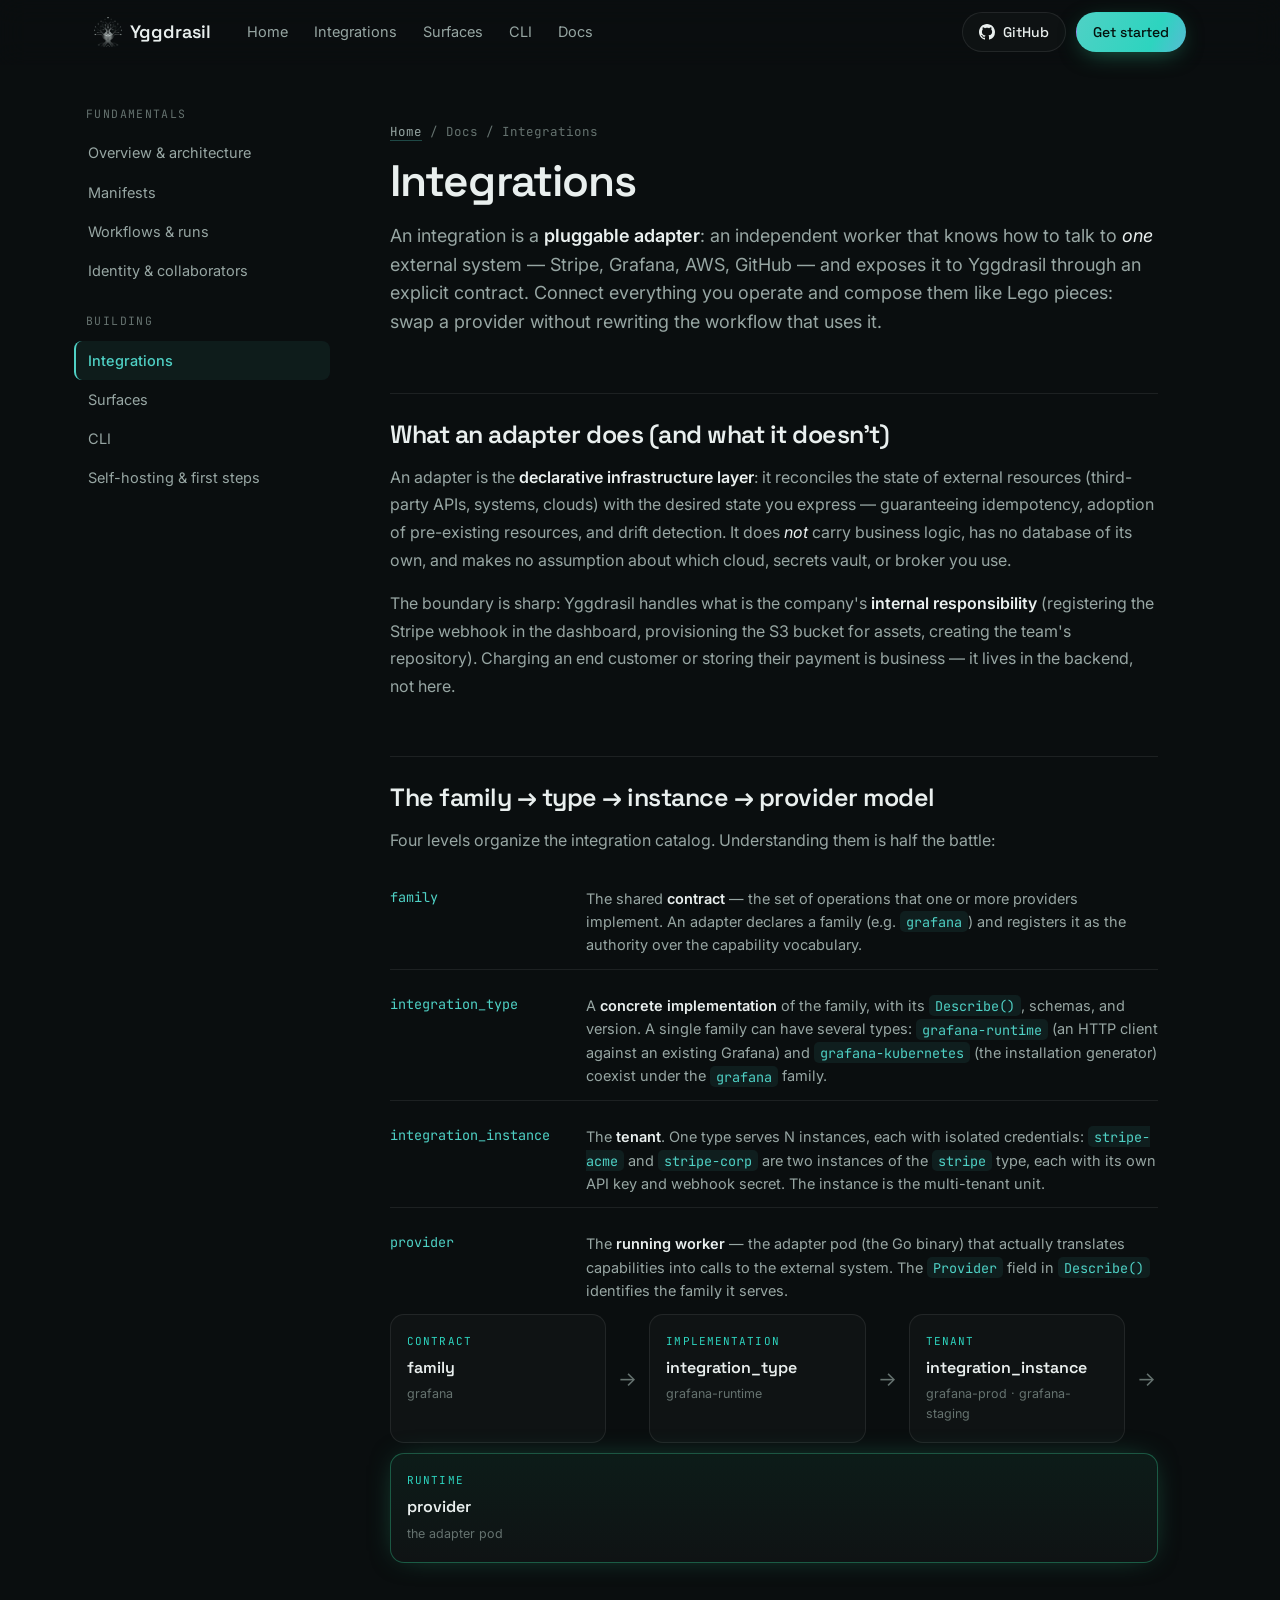
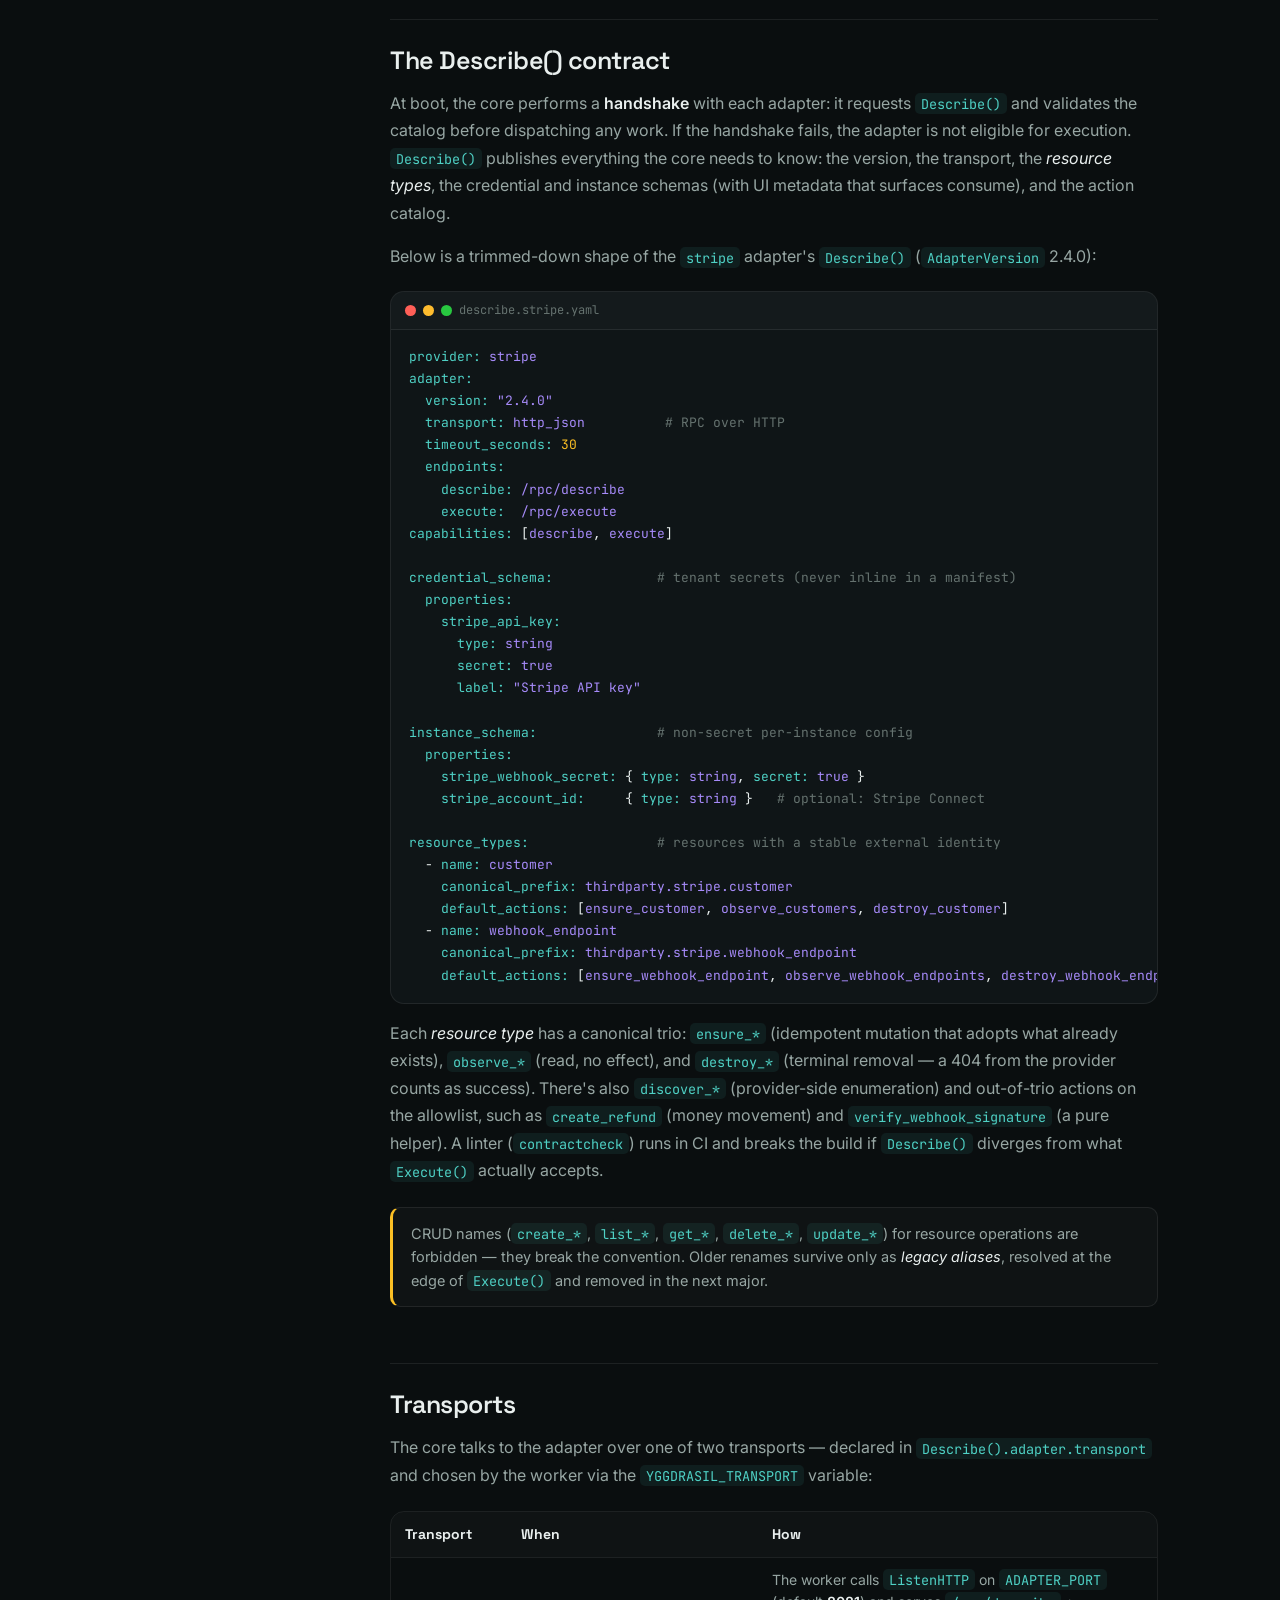
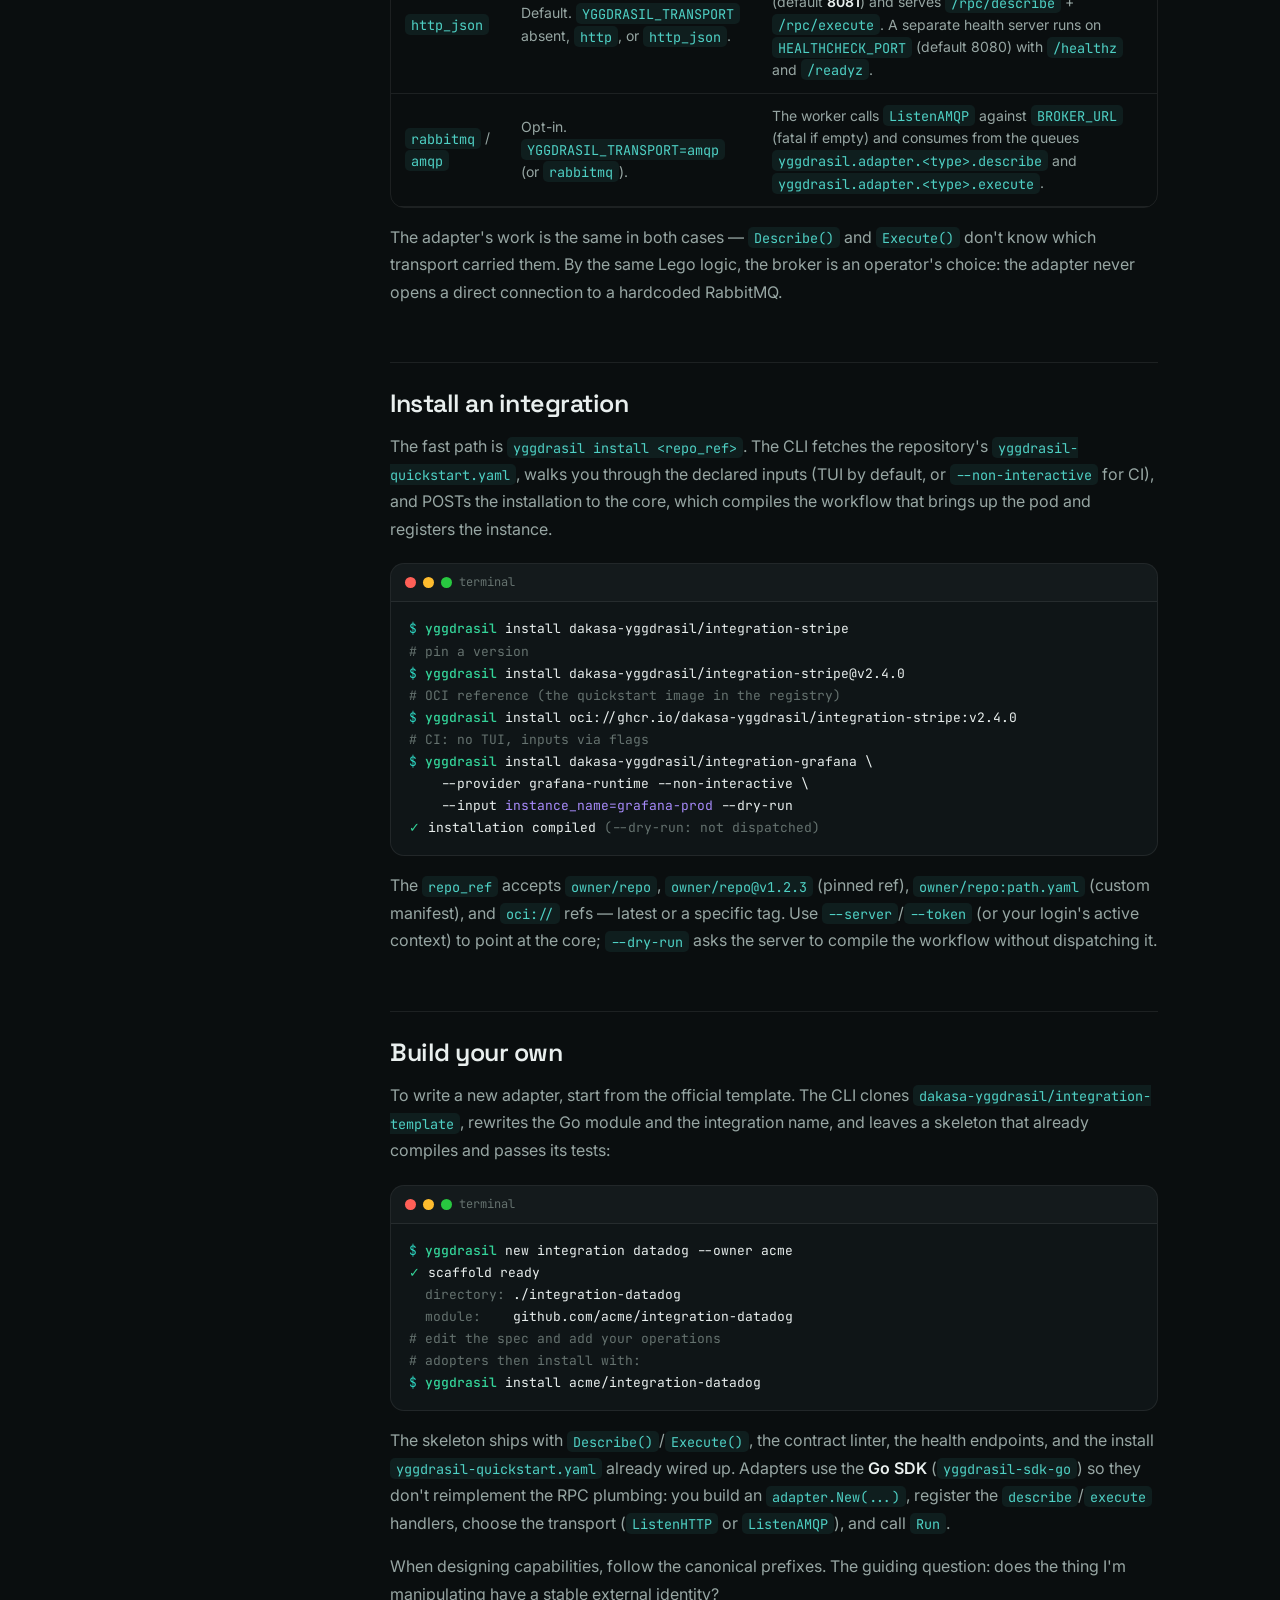
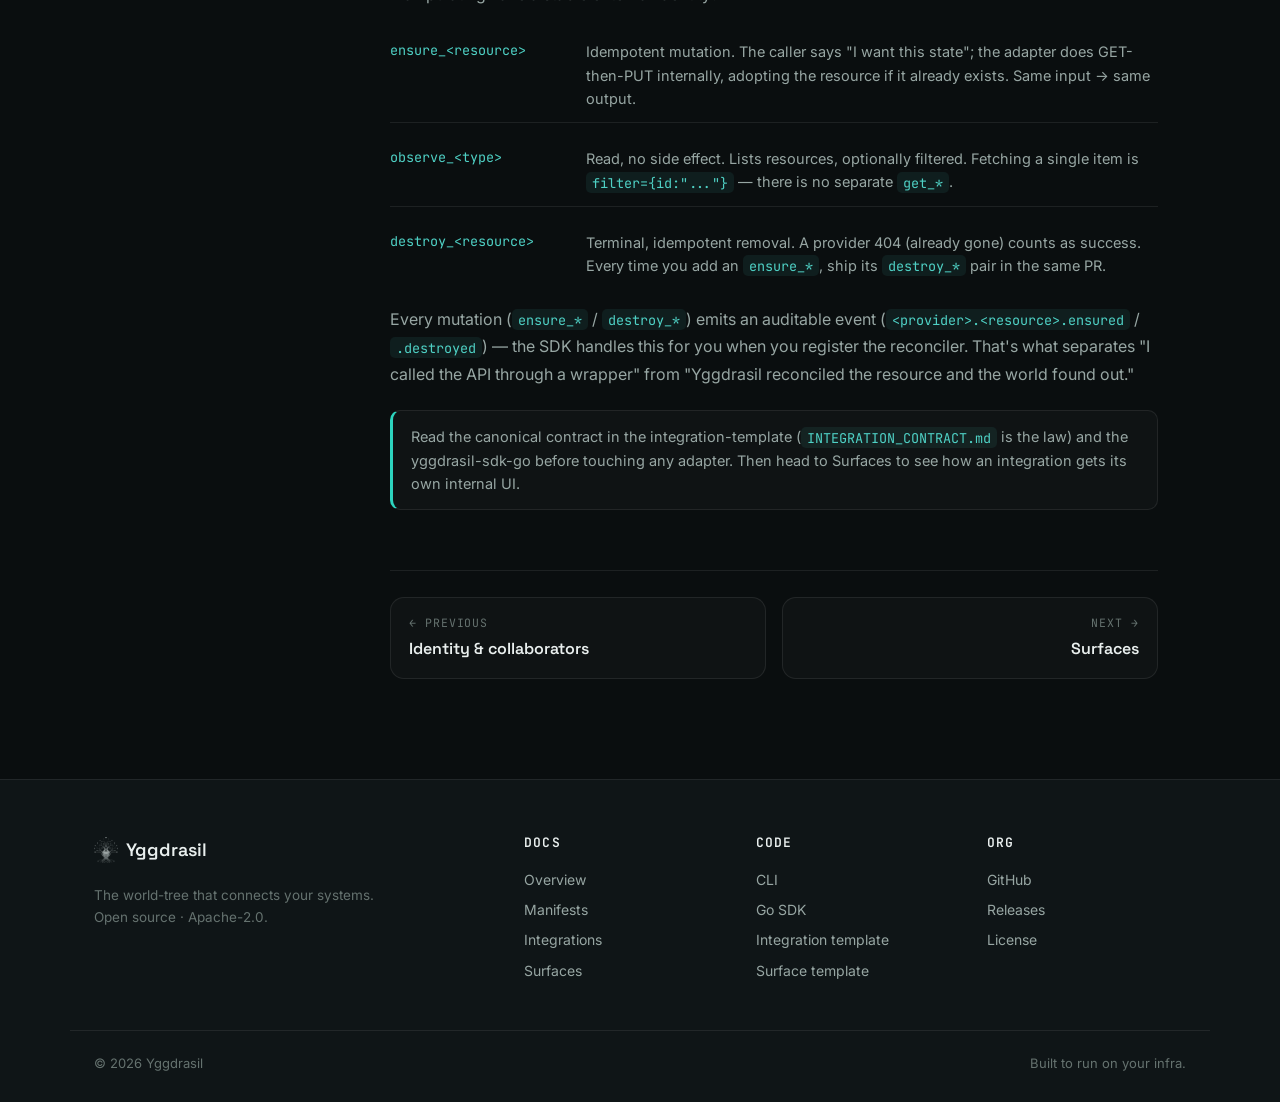
<file: concepts/integrations.html>
<!DOCTYPE html>
<html lang="en">
<head>
<meta charset="utf-8" />
<meta name="viewport" content="width=device-width, initial-scale=1" />
<title>Integrations · Docs · Yggdrasil</title>
<meta name="description" content="Integrations are pluggable adapters: the family → type → instance → provider model, the explicit Describe() contract, the http_json and RabbitMQ transports, and how to install or build your own." />
<link rel="icon" href="../assets/favicon-tree.png" type="image/png" />
<meta name="theme-color" content="#0A0E0F" />
<meta property="og:type" content="article" />
<meta property="og:title" content="Integrations · Yggdrasil" />
<meta property="og:description" content="Pluggable adapters that connect Yggdrasil to your systems — the Describe() contract, the transports, and how to install or build your own." />
<meta property="og:image" content="https://dakasa-yggdrasil.github.io/assets/og.svg" />
<link rel="preconnect" href="https://fonts.googleapis.com" />
<link rel="preconnect" href="https://fonts.gstatic.com" crossorigin />
<link href="https://fonts.googleapis.com/css2?family=Space+Grotesk:wght@400;500;600;700&family=Inter:wght@400;450;500;600&family=JetBrains+Mono:wght@400;500&display=swap" rel="stylesheet" />
<link rel="stylesheet" href="../styles.css" />
<link rel="stylesheet" href="concepts.css" />
</head>
<body>

<!-- ░░ NAV ░░ -->
<header class="nav is-scrolled" id="nav">
  <div class="wrap nav__inner">
    <a class="brand" href="../" aria-label="Yggdrasil — home">
      <img class="brand__mark" src="../assets/yggdrasil-mark.png" alt="" aria-hidden="true" />
      <span class="brand__name">Yggdrasil</span>
    </a>
    <nav class="nav__links" aria-label="Primary">
      <a href="../">Home</a>
      <a href="../#integrations">Integrations</a>
      <a href="../#surfaces">Surfaces</a>
      <a href="../#cli">CLI</a>
      <a href="index.html" aria-current="page">Docs</a>
    </nav>
    <div class="nav__cta">
      <a class="btn btn--ghost btn--sm" href="https://github.com/dakasa-yggdrasil" target="_blank" rel="noopener" aria-label="GitHub organization">
        <svg width="16" height="16" viewBox="0 0 16 16" fill="currentColor" aria-hidden="true"><path d="M8 0C3.58 0 0 3.58 0 8c0 3.54 2.29 6.53 5.47 7.59.4.07.55-.17.55-.38 0-.19-.01-.82-.01-1.49-2.01.37-2.53-.49-2.69-.94-.09-.23-.48-.94-.82-1.13-.28-.15-.68-.52-.01-.53.63-.01 1.08.58 1.23.82.72 1.21 1.87.87 2.33.66.07-.52.28-.87.51-1.07-1.78-.2-3.64-.89-3.64-3.95 0-.87.31-1.59.82-2.15-.08-.2-.36-1.02.08-2.12 0 0 .67-.21 2.2.82.64-.18 1.32-.27 2-.27.68 0 1.36.09 2 .27 1.53-1.04 2.2-.82 2.2-.82.44 1.1.16 1.92.08 2.12.51.56.82 1.27.82 2.15 0 3.07-1.87 3.75-3.65 3.95.29.25.54.73.54 1.48 0 1.07-.01 1.93-.01 2.2 0 .21.15.46.55.38A8.01 8.01 0 0016 8c0-4.42-3.58-8-8-8z"/></svg>
        GitHub
      </a>
      <a class="btn btn--solid btn--sm" href="../#start">Get started</a>
    </div>
    <button class="nav__burger" id="burger" aria-label="Open menu" aria-expanded="false">
      <span></span><span></span><span></span>
    </button>
  </div>
</header>

<div class="doc-shell">

  <!-- ░░ SIDEBAR ░░ -->
  <aside class="doc-side" id="docSide">
    <button class="doc-side__toggle" aria-expanded="false">Integrations</button>
    <div class="doc-side__nav">
      <div class="doc-side__inner">
        <p class="doc-side__group">Fundamentals</p>
        <a href="index.html">Overview &amp; architecture</a>
        <a href="manifests.html">Manifests</a>
        <a href="workflows.html">Workflows &amp; runs</a>
        <a href="identity.html">Identity &amp; collaborators</a>
        <p class="doc-side__group">Building</p>
        <a href="integrations.html" aria-current="page">Integrations</a>
        <a href="surfaces.html">Surfaces</a>
        <a href="cli.html">CLI</a>
        <a href="self-hosting.html">Self-hosting &amp; first steps</a>
      </div>
    </div>
  </aside>

  <!-- ░░ ARTICLE ░░ -->
  <article class="doc">
    <p class="crumb"><a href="../">Home</a> / Docs / Integrations</p>
    <h1>Integrations</h1>
    <p class="doc__lede">An integration is a <strong>pluggable adapter</strong>: an independent worker that knows how to talk to <em>one</em> external system — Stripe, Grafana, AWS, GitHub — and exposes it to Yggdrasil through an explicit contract. Connect everything you operate and compose them like Lego pieces: swap a provider without rewriting the workflow that uses it.</p>

    <h2 id="what-it-does">What an adapter does (and what it doesn't)</h2>
    <p>An adapter is the <strong>declarative infrastructure layer</strong>: it reconciles the state of external resources (third-party APIs, systems, clouds) with the desired state you express — guaranteeing idempotency, adoption of pre-existing resources, and drift detection. It does <em>not</em> carry business logic, has no database of its own, and makes no assumption about which cloud, secrets vault, or broker you use.</p>
    <p>The boundary is sharp: Yggdrasil handles what is the company's <strong>internal responsibility</strong> (registering the Stripe webhook in the dashboard, provisioning the S3 bucket for assets, creating the team's repository). Charging an end customer or storing their payment is business — it lives in the backend, not here.</p>

    <h2 id="model">The family → type → instance → provider model</h2>
    <p>Four levels organize the integration catalog. Understanding them is half the battle:</p>
    <div class="deflist">
      <div class="deflist__row"><dt>family</dt><dd>The shared <strong>contract</strong> — the set of operations that one or more providers implement. An adapter declares a family (e.g. <code>grafana</code>) and registers it as the authority over the capability vocabulary.</dd></div>
      <div class="deflist__row"><dt>integration_type</dt><dd>A <strong>concrete implementation</strong> of the family, with its <code>Describe()</code>, schemas, and version. A single family can have several types: <code>grafana-runtime</code> (an HTTP client against an existing Grafana) and <code>grafana-kubernetes</code> (the installation generator) coexist under the <code>grafana</code> family.</dd></div>
      <div class="deflist__row"><dt>integration_instance</dt><dd>The <strong>tenant</strong>. One type serves N instances, each with isolated credentials: <code>stripe-acme</code> and <code>stripe-corp</code> are two instances of the <code>stripe</code> type, each with its own API key and webhook secret. The instance is the multi-tenant unit.</dd></div>
      <div class="deflist__row"><dt>provider</dt><dd>The <strong>running worker</strong> — the adapter pod (the Go binary) that actually translates capabilities into calls to the external system. The <code>Provider</code> field in <code>Describe()</code> identifies the family it serves.</dd></div>
    </div>
    <div class="flow" role="img" aria-label="Flow: family holds the contract, the type implements it, the instance is the tenant, the provider executes">
      <div class="flow__node"><span class="flow__tag">contract</span><strong>family</strong><small>grafana</small></div>
      <div class="flow__arrow" aria-hidden="true">→</div>
      <div class="flow__node"><span class="flow__tag">implementation</span><strong>integration_type</strong><small>grafana-runtime</small></div>
      <div class="flow__arrow" aria-hidden="true">→</div>
      <div class="flow__node"><span class="flow__tag">tenant</span><strong>integration_instance</strong><small>grafana-prod · grafana-staging</small></div>
      <div class="flow__arrow" aria-hidden="true">→</div>
      <div class="flow__node flow__node--core"><span class="flow__tag">runtime</span><strong>provider</strong><small>the adapter pod</small></div>
    </div>

    <h2 id="describe">The Describe() contract</h2>
    <p>At boot, the core performs a <strong>handshake</strong> with each adapter: it requests <code>Describe()</code> and validates the catalog before dispatching any work. If the handshake fails, the adapter is not eligible for execution. <code>Describe()</code> publishes everything the core needs to know: the version, the transport, the <em>resource types</em>, the credential and instance schemas (with UI metadata that surfaces consume), and the action catalog.</p>
    <p>Below is a trimmed-down shape of the <code>stripe</code> adapter's <code>Describe()</code> (<code>AdapterVersion</code> 2.4.0):</p>
    <div class="codeblock">
      <div class="codeblock__bar"><span class="dot dot--r"></span><span class="dot dot--y"></span><span class="dot dot--g"></span><span class="terminal__title">describe.stripe.yaml</span></div>
      <pre><code><span class="t-key">provider:</span> <span class="t-str">stripe</span>
<span class="t-key">adapter:</span>
  <span class="t-key">version:</span> <span class="t-str">"2.4.0"</span>
  <span class="t-key">transport:</span> <span class="t-str">http_json</span>          <span class="t-com"># RPC over HTTP</span>
  <span class="t-key">timeout_seconds:</span> <span class="t-num">30</span>
  <span class="t-key">endpoints:</span>
    <span class="t-key">describe:</span> <span class="t-str">/rpc/describe</span>
    <span class="t-key">execute:</span>  <span class="t-str">/rpc/execute</span>
<span class="t-key">capabilities:</span> [<span class="t-str">describe</span>, <span class="t-str">execute</span>]

<span class="t-key">credential_schema:</span>             <span class="t-com"># tenant secrets (never inline in a manifest)</span>
  <span class="t-key">properties:</span>
    <span class="t-key">stripe_api_key:</span>
      <span class="t-key">type:</span> <span class="t-str">string</span>
      <span class="t-key">secret:</span> <span class="t-str">true</span>
      <span class="t-key">label:</span> <span class="t-str">"Stripe API key"</span>

<span class="t-key">instance_schema:</span>               <span class="t-com"># non-secret per-instance config</span>
  <span class="t-key">properties:</span>
    <span class="t-key">stripe_webhook_secret:</span> { <span class="t-key">type:</span> <span class="t-str">string</span>, <span class="t-key">secret:</span> <span class="t-str">true</span> }
    <span class="t-key">stripe_account_id:</span>     { <span class="t-key">type:</span> <span class="t-str">string</span> }   <span class="t-com"># optional: Stripe Connect</span>

<span class="t-key">resource_types:</span>                <span class="t-com"># resources with a stable external identity</span>
  - <span class="t-key">name:</span> <span class="t-str">customer</span>
    <span class="t-key">canonical_prefix:</span> <span class="t-str">thirdparty.stripe.customer</span>
    <span class="t-key">default_actions:</span> [<span class="t-str">ensure_customer</span>, <span class="t-str">observe_customers</span>, <span class="t-str">destroy_customer</span>]
  - <span class="t-key">name:</span> <span class="t-str">webhook_endpoint</span>
    <span class="t-key">canonical_prefix:</span> <span class="t-str">thirdparty.stripe.webhook_endpoint</span>
    <span class="t-key">default_actions:</span> [<span class="t-str">ensure_webhook_endpoint</span>, <span class="t-str">observe_webhook_endpoints</span>, <span class="t-str">destroy_webhook_endpoint</span>]</code></pre>
    </div>
    <p>Each <em>resource type</em> has a canonical trio: <code>ensure_*</code> (idempotent mutation that adopts what already exists), <code>observe_*</code> (read, no effect), and <code>destroy_*</code> (terminal removal — a 404 from the provider counts as success). There's also <code>discover_*</code> (provider-side enumeration) and out-of-trio actions on the allowlist, such as <code>create_refund</code> (money movement) and <code>verify_webhook_signature</code> (a pure helper). A linter (<code>contractcheck</code>) runs in CI and breaks the build if <code>Describe()</code> diverges from what <code>Execute()</code> actually accepts.</p>
    <div class="callout callout--warn">CRUD names (<code>create_*</code>, <code>list_*</code>, <code>get_*</code>, <code>delete_*</code>, <code>update_*</code>) for resource operations are forbidden — they break the convention. Older renames survive only as <em>legacy aliases</em>, resolved at the edge of <code>Execute()</code> and removed in the next major.</div>

    <h2 id="transports">Transports</h2>
    <p>The core talks to the adapter over one of two transports — declared in <code>Describe().adapter.transport</code> and chosen by the worker via the <code>YGGDRASIL_TRANSPORT</code> variable:</p>
    <div class="table-wrap">
      <table>
        <thead><tr><th>Transport</th><th>When</th><th>How</th></tr></thead>
        <tbody>
          <tr>
            <td><code>http_json</code></td>
            <td>Default. <code>YGGDRASIL_TRANSPORT</code> absent, <code>http</code>, or <code>http_json</code>.</td>
            <td>The worker calls <code>ListenHTTP</code> on <code>ADAPTER_PORT</code> (default <strong>8081</strong>) and serves <code>/rpc/describe</code> + <code>/rpc/execute</code>. A separate health server runs on <code>HEALTHCHECK_PORT</code> (default 8080) with <code>/healthz</code> and <code>/readyz</code>.</td>
          </tr>
          <tr>
            <td><code>rabbitmq</code> / <code>amqp</code></td>
            <td>Opt-in. <code>YGGDRASIL_TRANSPORT=amqp</code> (or <code>rabbitmq</code>).</td>
            <td>The worker calls <code>ListenAMQP</code> against <code>BROKER_URL</code> (fatal if empty) and consumes from the queues <code>yggdrasil.adapter.&lt;type&gt;.describe</code> and <code>yggdrasil.adapter.&lt;type&gt;.execute</code>.</td>
          </tr>
        </tbody>
      </table>
    </div>
    <p>The adapter's work is the same in both cases — <code>Describe()</code> and <code>Execute()</code> don't know which transport carried them. By the same Lego logic, the broker is an operator's choice: the adapter never opens a direct connection to a hardcoded RabbitMQ.</p>

    <h2 id="install">Install an integration</h2>
    <p>The fast path is <code>yggdrasil install &lt;repo_ref&gt;</code>. The CLI fetches the repository's <code>yggdrasil-quickstart.yaml</code>, walks you through the declared inputs (TUI by default, or <code>--non-interactive</code> for CI), and POSTs the installation to the core, which compiles the workflow that brings up the pod and registers the instance.</p>
    <div class="codeblock">
      <div class="codeblock__bar"><span class="dot dot--r"></span><span class="dot dot--y"></span><span class="dot dot--g"></span><span class="terminal__title">terminal</span></div>
      <pre><code><span class="c-prompt">$</span> <span class="c-cmd">yggdrasil</span> install dakasa-yggdrasil/integration-stripe
<span class="c-dim"># pin a version</span>
<span class="c-prompt">$</span> <span class="c-cmd">yggdrasil</span> install dakasa-yggdrasil/integration-stripe@v2.4.0
<span class="c-dim"># OCI reference (the quickstart image in the registry)</span>
<span class="c-prompt">$</span> <span class="c-cmd">yggdrasil</span> install oci://ghcr.io/dakasa-yggdrasil/integration-stripe:v2.4.0
<span class="c-dim"># CI: no TUI, inputs via flags</span>
<span class="c-prompt">$</span> <span class="c-cmd">yggdrasil</span> install dakasa-yggdrasil/integration-grafana \
    --provider grafana-runtime --non-interactive \
    --input <span class="c-str">instance_name=grafana-prod</span> --dry-run
<span class="c-ok">✓</span> installation compiled <span class="c-dim">(--dry-run: not dispatched)</span></code></pre>
    </div>
    <p>The <code>repo_ref</code> accepts <code>owner/repo</code>, <code>owner/repo@v1.2.3</code> (pinned ref), <code>owner/repo:path.yaml</code> (custom manifest), and <code>oci://</code> refs — latest or a specific tag. Use <code>--server</code>/<code>--token</code> (or your login's active context) to point at the core; <code>--dry-run</code> asks the server to compile the workflow without dispatching it.</p>

    <h2 id="build">Build your own</h2>
    <p>To write a new adapter, start from the official template. The CLI clones <code>dakasa-yggdrasil/integration-template</code>, rewrites the Go module and the integration name, and leaves a skeleton that already compiles and passes its tests:</p>
    <div class="codeblock">
      <div class="codeblock__bar"><span class="dot dot--r"></span><span class="dot dot--y"></span><span class="dot dot--g"></span><span class="terminal__title">terminal</span></div>
      <pre><code><span class="c-prompt">$</span> <span class="c-cmd">yggdrasil</span> new integration datadog --owner acme
<span class="c-ok">✓</span> scaffold ready
  <span class="c-dim">directory:</span> ./integration-datadog
  <span class="c-dim">module:   </span> github.com/acme/integration-datadog
<span class="c-dim"># edit the spec and add your operations</span>
<span class="c-dim"># adopters then install with:</span>
<span class="c-prompt">$</span> <span class="c-cmd">yggdrasil</span> install acme/integration-datadog</code></pre>
    </div>
    <p>The skeleton ships with <code>Describe()</code>/<code>Execute()</code>, the contract linter, the health endpoints, and the install <code>yggdrasil-quickstart.yaml</code> already wired up. Adapters use the <strong>Go SDK</strong> (<code>yggdrasil-sdk-go</code>) so they don't reimplement the RPC plumbing: you build an <code>adapter.New(...)</code>, register the <code>describe</code>/<code>execute</code> handlers, choose the transport (<code>ListenHTTP</code> or <code>ListenAMQP</code>), and call <code>Run</code>.</p>
    <p>When designing capabilities, follow the canonical prefixes. The guiding question: does the thing I'm manipulating have a stable external identity?</p>
    <div class="deflist">
      <div class="deflist__row"><dt>ensure_&lt;resource&gt;</dt><dd>Idempotent mutation. The caller says "I want this state"; the adapter does GET-then-PUT internally, adopting the resource if it already exists. Same input → same output.</dd></div>
      <div class="deflist__row"><dt>observe_&lt;type&gt;</dt><dd>Read, no side effect. Lists resources, optionally filtered. Fetching a single item is <code>filter={id:"..."}</code> — there is no separate <code>get_*</code>.</dd></div>
      <div class="deflist__row"><dt>destroy_&lt;resource&gt;</dt><dd>Terminal, idempotent removal. A provider 404 (already gone) counts as success. Every time you add an <code>ensure_*</code>, ship its <code>destroy_*</code> pair in the same PR.</dd></div>
    </div>
    <p>Every mutation (<code>ensure_*</code> / <code>destroy_*</code>) emits an auditable event (<code>&lt;provider&gt;.&lt;resource&gt;.ensured</code> / <code>.destroyed</code>) — the SDK handles this for you when you register the reconciler. That's what separates "I called the API through a wrapper" from "Yggdrasil reconciled the resource and the world found out."</p>

    <div class="callout callout--tip">Read the canonical contract in the <a href="https://github.com/dakasa-yggdrasil/integration-template" target="_blank" rel="noopener">integration-template</a> (<code>INTEGRATION_CONTRACT.md</code> is the law) and the <a href="https://github.com/dakasa-yggdrasil/yggdrasil-sdk-go" target="_blank" rel="noopener">yggdrasil-sdk-go</a> before touching any adapter. Then head to <a href="surfaces.html">Surfaces</a> to see how an integration gets its own internal UI.</div>

    <nav class="doc-nav" aria-label="Concept navigation">
      <a href="identity.html"><span>← Previous</span><strong>Identity &amp; collaborators</strong></a>
      <a class="is-next" href="surfaces.html"><span>Next →</span><strong>Surfaces</strong></a>
    </nav>
  </article>
</div>

<!-- ░░ FOOTER ░░ -->
<footer class="footer">
  <div class="wrap footer__inner">
    <div class="footer__brand">
      <a class="brand" href="../">
        <img class="brand__mark" src="../assets/yggdrasil-mark.png" alt="" aria-hidden="true" />
        <span class="brand__name">Yggdrasil</span>
      </a>
      <p class="footer__tag">The world-tree that connects your systems.<br />Open source · Apache-2.0.</p>
    </div>
    <nav class="footer__col" aria-label="Docs">
      <h5>Docs</h5>
      <a href="index.html">Overview</a>
      <a href="manifests.html">Manifests</a>
      <a href="integrations.html">Integrations</a>
      <a href="surfaces.html">Surfaces</a>
    </nav>
    <nav class="footer__col" aria-label="Code">
      <h5>Code</h5>
      <a href="https://github.com/dakasa-yggdrasil/yggdrasil" target="_blank" rel="noopener">CLI</a>
      <a href="https://github.com/dakasa-yggdrasil/yggdrasil-sdk-go" target="_blank" rel="noopener">Go SDK</a>
      <a href="https://github.com/dakasa-yggdrasil/integration-template" target="_blank" rel="noopener">Integration template</a>
      <a href="https://github.com/dakasa-yggdrasil/surface-template" target="_blank" rel="noopener">Surface template</a>
    </nav>
    <nav class="footer__col" aria-label="Organization">
      <h5>Org</h5>
      <a href="https://github.com/dakasa-yggdrasil" target="_blank" rel="noopener">GitHub</a>
      <a href="https://github.com/dakasa-yggdrasil/yggdrasil/releases" target="_blank" rel="noopener">Releases</a>
      <a href="https://github.com/dakasa-yggdrasil/yggdrasil/blob/main/LICENSE" target="_blank" rel="noopener">License</a>
    </nav>
  </div>
  <div class="wrap footer__bottom">
    <span>© 2026 Yggdrasil</span>
    <span>Built to run on your infra.</span>
  </div>
</footer>

<script src="../main.js" defer></script>
</body>
</html>
</file>
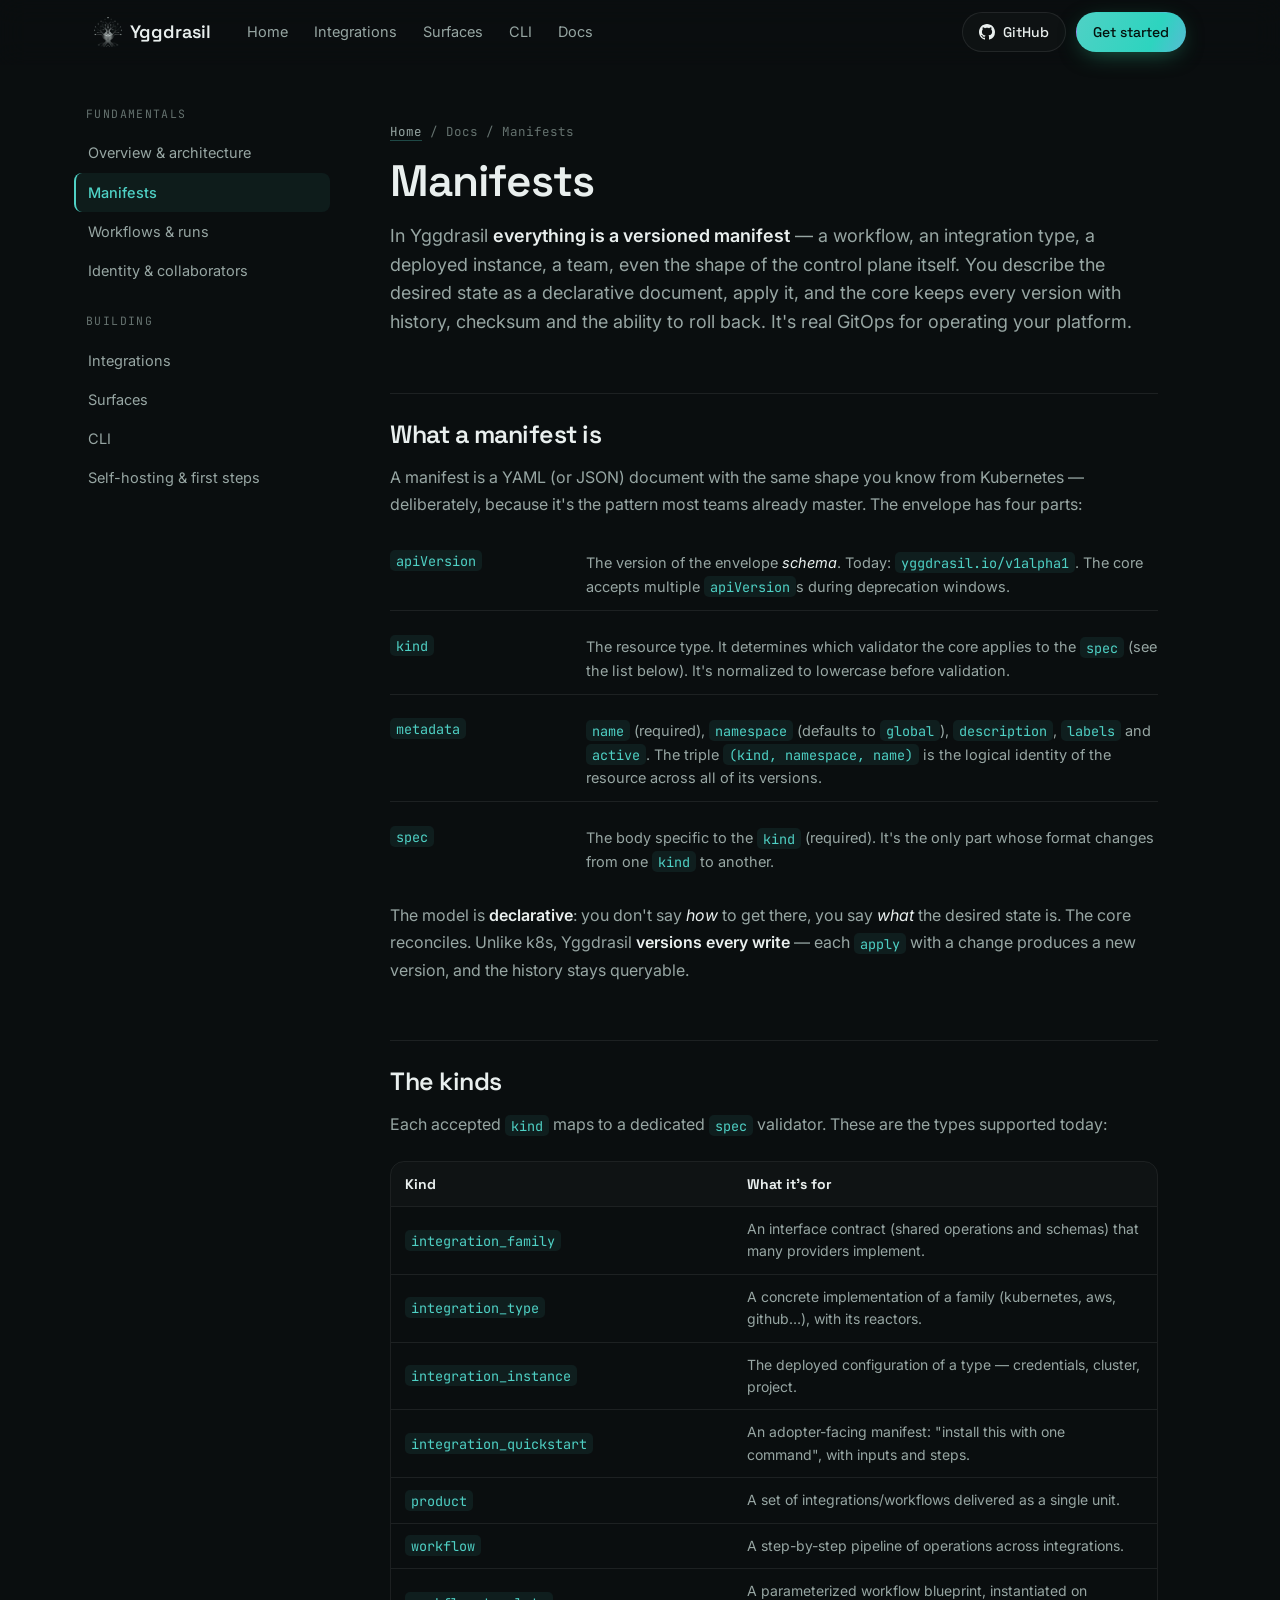
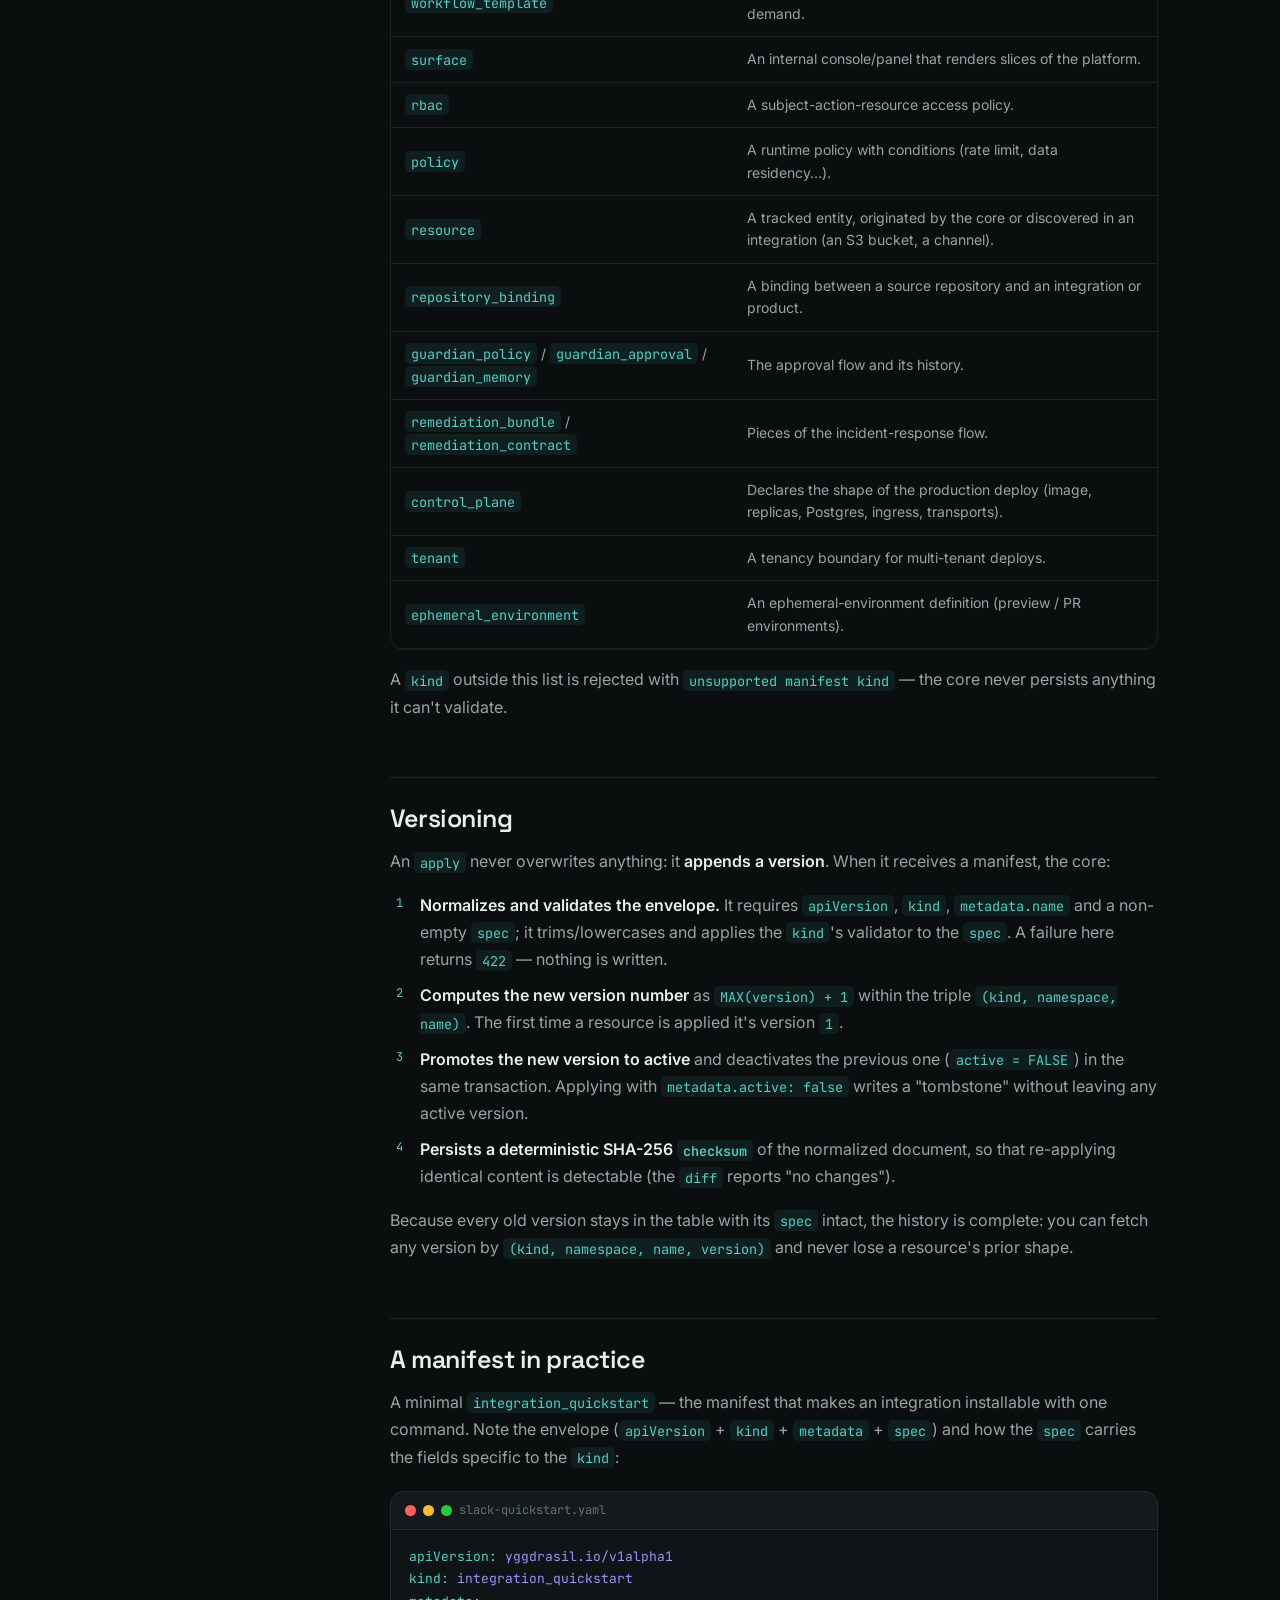
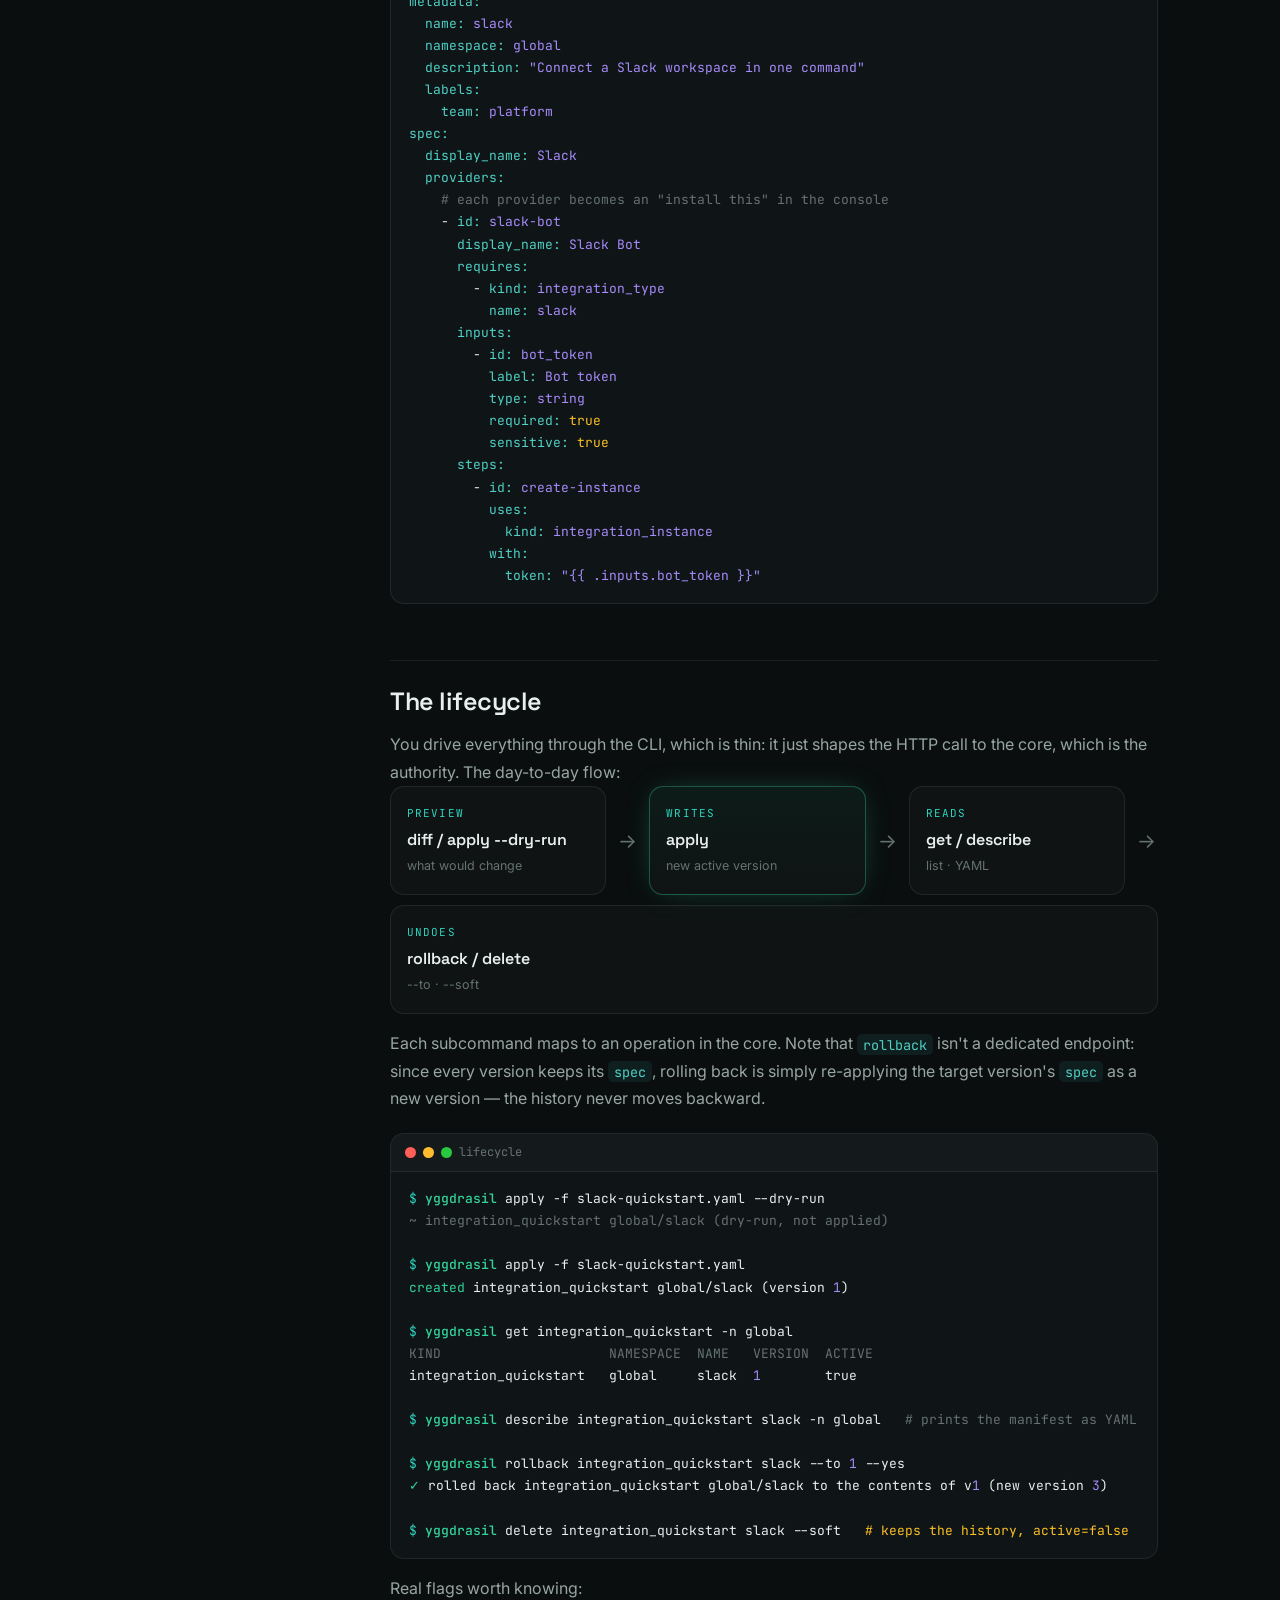
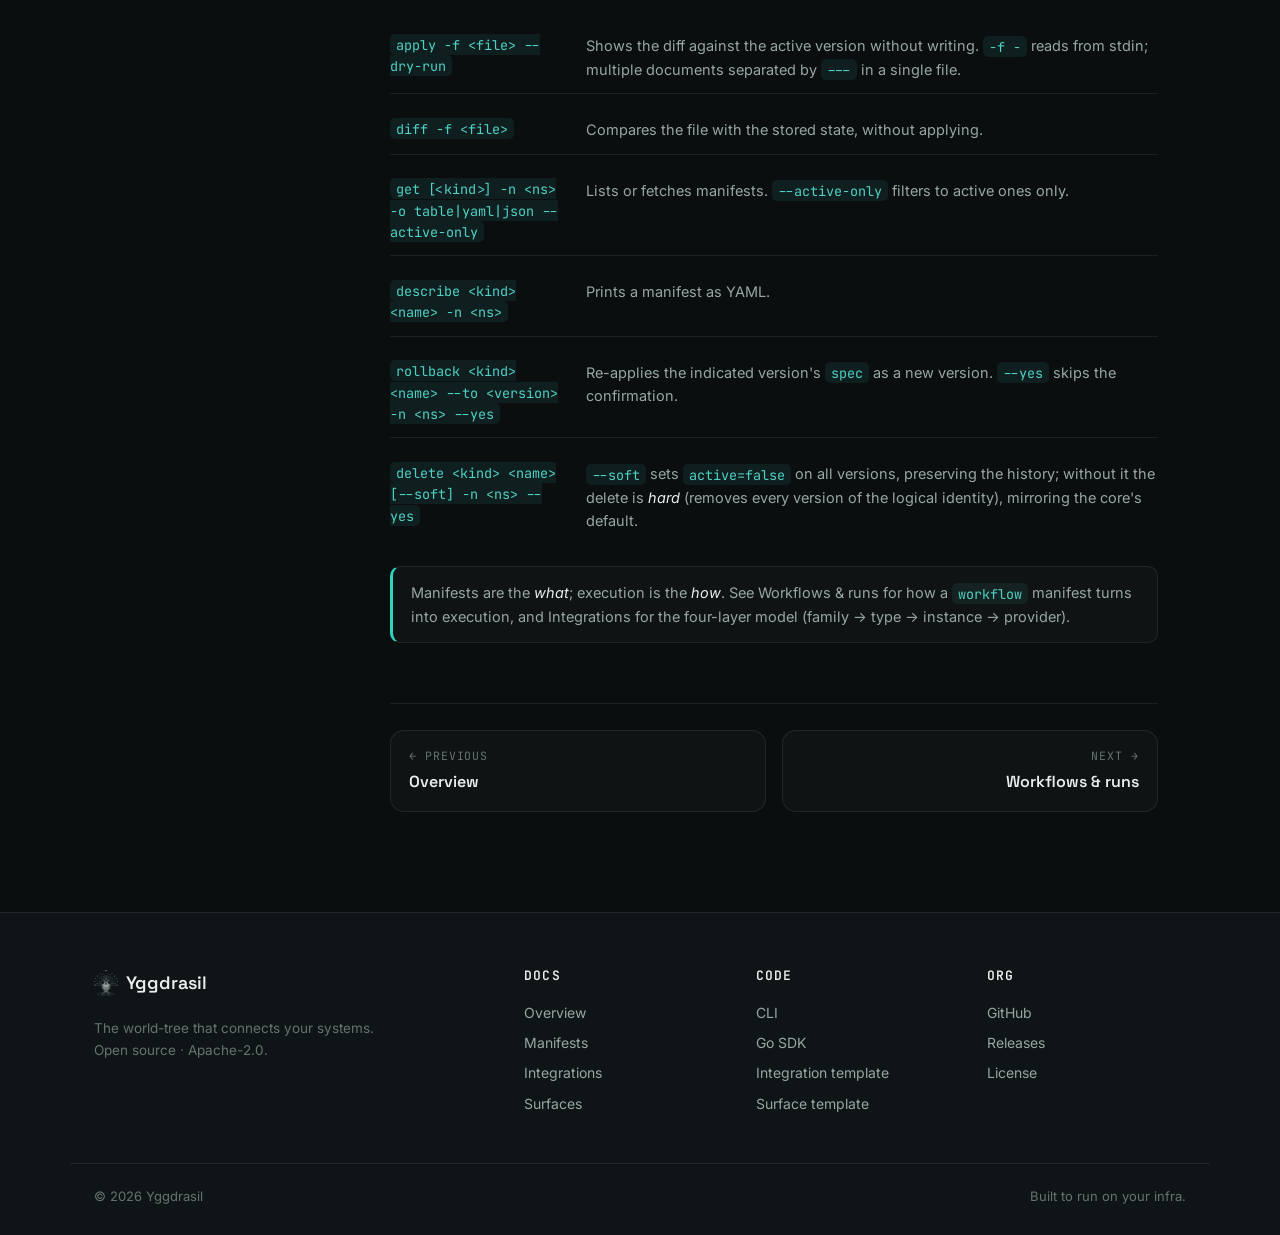
<file: concepts/manifests.html>
<!DOCTYPE html>
<html lang="en">
<head>
<meta charset="utf-8" />
<meta name="viewport" content="width=device-width, initial-scale=1" />
<title>Manifests · Docs · Yggdrasil</title>
<meta name="description" content="In Yggdrasil everything is a versioned manifest: the declarative format (kind + metadata + spec), the supported kinds, how each apply creates a new version, and the apply / diff / get / describe / rollback / delete lifecycle." />
<link rel="icon" href="../assets/favicon-tree.png" type="image/png" />
<meta name="theme-color" content="#0A0E0F" />
<meta property="og:type" content="article" />
<meta property="og:title" content="Manifests · Yggdrasil" />
<meta property="og:description" content="Yggdrasil's declarative model: kind + metadata + spec, supported kinds, versioning, and the lifecycle of a manifest." />
<meta property="og:image" content="https://dakasa-yggdrasil.github.io/assets/og.svg" />
<link rel="preconnect" href="https://fonts.googleapis.com" />
<link rel="preconnect" href="https://fonts.gstatic.com" crossorigin />
<link href="https://fonts.googleapis.com/css2?family=Space+Grotesk:wght@400;500;600;700&family=Inter:wght@400;450;500;600&family=JetBrains+Mono:wght@400;500&display=swap" rel="stylesheet" />
<link rel="stylesheet" href="../styles.css" />
<link rel="stylesheet" href="concepts.css" />
</head>
<body>

<!-- ░░ NAV ░░ -->
<header class="nav is-scrolled" id="nav">
  <div class="wrap nav__inner">
    <a class="brand" href="../" aria-label="Yggdrasil — home">
      <img class="brand__mark" src="../assets/yggdrasil-mark.png" alt="" aria-hidden="true" />
      <span class="brand__name">Yggdrasil</span>
    </a>
    <nav class="nav__links" aria-label="Primary">
      <a href="../">Home</a>
      <a href="../#integrations">Integrations</a>
      <a href="../#surfaces">Surfaces</a>
      <a href="../#cli">CLI</a>
      <a href="index.html" aria-current="page">Docs</a>
    </nav>
    <div class="nav__cta">
      <a class="btn btn--ghost btn--sm" href="https://github.com/dakasa-yggdrasil" target="_blank" rel="noopener" aria-label="GitHub organization">
        <svg width="16" height="16" viewBox="0 0 16 16" fill="currentColor" aria-hidden="true"><path d="M8 0C3.58 0 0 3.58 0 8c0 3.54 2.29 6.53 5.47 7.59.4.07.55-.17.55-.38 0-.19-.01-.82-.01-1.49-2.01.37-2.53-.49-2.69-.94-.09-.23-.48-.94-.82-1.13-.28-.15-.68-.52-.01-.53.63-.01 1.08.58 1.23.82.72 1.21 1.87.87 2.33.66.07-.52.28-.87.51-1.07-1.78-.2-3.64-.89-3.64-3.95 0-.87.31-1.59.82-2.15-.08-.2-.36-1.02.08-2.12 0 0 .67-.21 2.2.82.64-.18 1.32-.27 2-.27.68 0 1.36.09 2 .27 1.53-1.04 2.2-.82 2.2-.82.44 1.1.16 1.92.08 2.12.51.56.82 1.27.82 2.15 0 3.07-1.87 3.75-3.65 3.95.29.25.54.73.54 1.48 0 1.07-.01 1.93-.01 2.2 0 .21.15.46.55.38A8.01 8.01 0 0016 8c0-4.42-3.58-8-8-8z"/></svg>
        GitHub
      </a>
      <a class="btn btn--solid btn--sm" href="../#start">Get started</a>
    </div>
    <button class="nav__burger" id="burger" aria-label="Open menu" aria-expanded="false">
      <span></span><span></span><span></span>
    </button>
  </div>
</header>

<div class="doc-shell">

  <!-- ░░ SIDEBAR ░░ -->
  <aside class="doc-side" id="docSide">
    <button class="doc-side__toggle" aria-expanded="false">Manifests</button>
    <div class="doc-side__nav">
      <div class="doc-side__inner">
        <p class="doc-side__group">Fundamentals</p>
        <a href="index.html">Overview &amp; architecture</a>
        <a href="manifests.html" aria-current="page">Manifests</a>
        <a href="workflows.html">Workflows &amp; runs</a>
        <a href="identity.html">Identity &amp; collaborators</a>
        <p class="doc-side__group">Building</p>
        <a href="integrations.html">Integrations</a>
        <a href="surfaces.html">Surfaces</a>
        <a href="cli.html">CLI</a>
        <a href="self-hosting.html">Self-hosting &amp; first steps</a>
      </div>
    </div>
  </aside>

  <!-- ░░ ARTICLE ░░ -->
  <article class="doc">
    <p class="crumb"><a href="../">Home</a> / Docs / Manifests</p>
    <h1>Manifests</h1>
    <p class="doc__lede">In Yggdrasil <strong>everything is a versioned manifest</strong> — a workflow, an integration type, a deployed instance, a team, even the shape of the control plane itself. You describe the desired state as a declarative document, apply it, and the core keeps every version with history, checksum and the ability to roll back. It's real GitOps for operating your platform.</p>

    <h2 id="what">What a manifest is</h2>
    <p>A manifest is a YAML (or JSON) document with the same shape you know from Kubernetes — deliberately, because it's the pattern most teams already master. The envelope has four parts:</p>
    <div class="deflist">
      <div class="deflist__row"><dt><code>apiVersion</code></dt><dd>The version of the envelope <em>schema</em>. Today: <code>yggdrasil.io/v1alpha1</code>. The core accepts multiple <code>apiVersion</code>s during deprecation windows.</dd></div>
      <div class="deflist__row"><dt><code>kind</code></dt><dd>The resource type. It determines which validator the core applies to the <code>spec</code> (see the list below). It's normalized to lowercase before validation.</dd></div>
      <div class="deflist__row"><dt><code>metadata</code></dt><dd><code>name</code> (required), <code>namespace</code> (defaults to <code>global</code>), <code>description</code>, <code>labels</code> and <code>active</code>. The triple <code>(kind, namespace, name)</code> is the logical identity of the resource across all of its versions.</dd></div>
      <div class="deflist__row"><dt><code>spec</code></dt><dd>The body specific to the <code>kind</code> (required). It's the only part whose format changes from one <code>kind</code> to another.</dd></div>
    </div>
    <p>The model is <strong>declarative</strong>: you don't say <em>how</em> to get there, you say <em>what</em> the desired state is. The core reconciles. Unlike k8s, Yggdrasil <strong>versions every write</strong> — each <code>apply</code> with a change produces a new version, and the history stays queryable.</p>

    <h2 id="kinds">The kinds</h2>
    <p>Each accepted <code>kind</code> maps to a dedicated <code>spec</code> validator. These are the types supported today:</p>
    <div class="table-wrap">
      <table>
        <thead><tr><th>Kind</th><th>What it's for</th></tr></thead>
        <tbody>
          <tr><td><code>integration_family</code></td><td>An interface contract (shared operations and schemas) that many providers implement.</td></tr>
          <tr><td><code>integration_type</code></td><td>A concrete implementation of a family (kubernetes, aws, github…), with its reactors.</td></tr>
          <tr><td><code>integration_instance</code></td><td>The deployed configuration of a type — credentials, cluster, project.</td></tr>
          <tr><td><code>integration_quickstart</code></td><td>An adopter-facing manifest: "install this with one command", with inputs and steps.</td></tr>
          <tr><td><code>product</code></td><td>A set of integrations/workflows delivered as a single unit.</td></tr>
          <tr><td><code>workflow</code></td><td>A step-by-step pipeline of operations across integrations.</td></tr>
          <tr><td><code>workflow_template</code></td><td>A parameterized workflow blueprint, instantiated on demand.</td></tr>
          <tr><td><code>surface</code></td><td>An internal console/panel that renders slices of the platform.</td></tr>
          <tr><td><code>rbac</code></td><td>A subject-action-resource access policy.</td></tr>
          <tr><td><code>policy</code></td><td>A runtime policy with conditions (rate limit, data residency…).</td></tr>
          <tr><td><code>resource</code></td><td>A tracked entity, originated by the core or discovered in an integration (an S3 bucket, a channel).</td></tr>
          <tr><td><code>repository_binding</code></td><td>A binding between a source repository and an integration or product.</td></tr>
          <tr><td><code>guardian_policy</code> / <code>guardian_approval</code> / <code>guardian_memory</code></td><td>The approval flow and its history.</td></tr>
          <tr><td><code>remediation_bundle</code> / <code>remediation_contract</code></td><td>Pieces of the incident-response flow.</td></tr>
          <tr><td><code>control_plane</code></td><td>Declares the shape of the production deploy (image, replicas, Postgres, ingress, transports).</td></tr>
          <tr><td><code>tenant</code></td><td>A tenancy boundary for multi-tenant deploys.</td></tr>
          <tr><td><code>ephemeral_environment</code></td><td>An ephemeral-environment definition (preview / PR environments).</td></tr>
        </tbody>
      </table>
    </div>
    <p>A <code>kind</code> outside this list is rejected with <code>unsupported manifest kind</code> — the core never persists anything it can't validate.</p>

    <h2 id="versioning">Versioning</h2>
    <p>An <code>apply</code> never overwrites anything: it <strong>appends a version</strong>. When it receives a manifest, the core:</p>
    <ol>
      <li><strong>Normalizes and validates the envelope.</strong> It requires <code>apiVersion</code>, <code>kind</code>, <code>metadata.name</code> and a non-empty <code>spec</code>; it trims/lowercases and applies the <code>kind</code>'s validator to the <code>spec</code>. A failure here returns <code>422</code> — nothing is written.</li>
      <li><strong>Computes the new version number</strong> as <code>MAX(version) + 1</code> within the triple <code>(kind, namespace, name)</code>. The first time a resource is applied it's version <code>1</code>.</li>
      <li><strong>Promotes the new version to active</strong> and deactivates the previous one (<code>active = FALSE</code>) in the same transaction. Applying with <code>metadata.active: false</code> writes a "tombstone" without leaving any active version.</li>
      <li><strong>Persists a deterministic SHA-256 <code>checksum</code></strong> of the normalized document, so that re-applying identical content is detectable (the <code>diff</code> reports "no changes").</li>
    </ol>
    <p>Because every old version stays in the table with its <code>spec</code> intact, the history is complete: you can fetch any version by <code>(kind, namespace, name, version)</code> and never lose a resource's prior shape.</p>

    <h2 id="example">A manifest in practice</h2>
    <p>A minimal <code>integration_quickstart</code> — the manifest that makes an integration installable with one command. Note the envelope (<code>apiVersion</code> + <code>kind</code> + <code>metadata</code> + <code>spec</code>) and how the <code>spec</code> carries the fields specific to the <code>kind</code>:</p>
    <div class="codeblock">
      <div class="codeblock__bar"><span class="dot dot--r"></span><span class="dot dot--y"></span><span class="dot dot--g"></span><span class="terminal__title">slack-quickstart.yaml</span></div>
      <pre><code><span class="t-key">apiVersion:</span> <span class="t-str">yggdrasil.io/v1alpha1</span>
<span class="t-key">kind:</span> <span class="t-str">integration_quickstart</span>
<span class="t-key">metadata:</span>
  <span class="t-key">name:</span> <span class="t-str">slack</span>
  <span class="t-key">namespace:</span> <span class="t-str">global</span>
  <span class="t-key">description:</span> <span class="t-str">"Connect a Slack workspace in one command"</span>
  <span class="t-key">labels:</span>
    <span class="t-key">team:</span> <span class="t-str">platform</span>
<span class="t-key">spec:</span>
  <span class="t-key">display_name:</span> <span class="t-str">Slack</span>
  <span class="t-key">providers:</span>
    <span class="t-com"># each provider becomes an "install this" in the console</span>
    - <span class="t-key">id:</span> <span class="t-str">slack-bot</span>
      <span class="t-key">display_name:</span> <span class="t-str">Slack Bot</span>
      <span class="t-key">requires:</span>
        - <span class="t-key">kind:</span> <span class="t-str">integration_type</span>
          <span class="t-key">name:</span> <span class="t-str">slack</span>
      <span class="t-key">inputs:</span>
        - <span class="t-key">id:</span> <span class="t-str">bot_token</span>
          <span class="t-key">label:</span> <span class="t-str">Bot token</span>
          <span class="t-key">type:</span> <span class="t-str">string</span>
          <span class="t-key">required:</span> <span class="t-num">true</span>
          <span class="t-key">sensitive:</span> <span class="t-num">true</span>
      <span class="t-key">steps:</span>
        - <span class="t-key">id:</span> <span class="t-str">create-instance</span>
          <span class="t-key">uses:</span>
            <span class="t-key">kind:</span> <span class="t-str">integration_instance</span>
          <span class="t-key">with:</span>
            <span class="t-key">token:</span> <span class="t-str">"{{ .inputs.bot_token }}"</span>
</code></pre>
    </div>

    <h2 id="lifecycle">The lifecycle</h2>
    <p>You drive everything through the CLI, which is thin: it just shapes the HTTP call to the core, which is the authority. The day-to-day flow:</p>
    <div class="flow" role="img" aria-label="Lifecycle: diff, apply, get, describe, rollback, delete">
      <div class="flow__node"><span class="flow__tag">preview</span><strong>diff / apply --dry-run</strong><small>what would change</small></div>
      <div class="flow__arrow" aria-hidden="true">→</div>
      <div class="flow__node flow__node--core"><span class="flow__tag">writes</span><strong>apply</strong><small>new active version</small></div>
      <div class="flow__arrow" aria-hidden="true">→</div>
      <div class="flow__node"><span class="flow__tag">reads</span><strong>get / describe</strong><small>list · YAML</small></div>
      <div class="flow__arrow" aria-hidden="true">→</div>
      <div class="flow__node"><span class="flow__tag">undoes</span><strong>rollback / delete</strong><small>--to · --soft</small></div>
    </div>
    <p>Each subcommand maps to an operation in the core. Note that <code>rollback</code> isn't a dedicated endpoint: since every version keeps its <code>spec</code>, rolling back is simply re-applying the target version's <code>spec</code> as a new version — the history never moves backward.</p>
    <div class="codeblock">
      <div class="codeblock__bar"><span class="dot dot--r"></span><span class="dot dot--y"></span><span class="dot dot--g"></span><span class="terminal__title">lifecycle</span></div>
      <pre><code><span class="c-prompt">$</span> <span class="c-cmd">yggdrasil</span> apply -f slack-quickstart.yaml --dry-run
<span class="c-dim">~ integration_quickstart global/slack (dry-run, not applied)</span>

<span class="c-prompt">$</span> <span class="c-cmd">yggdrasil</span> apply -f slack-quickstart.yaml
<span class="c-ok">created</span> integration_quickstart global/slack (version <span class="c-str">1</span>)

<span class="c-prompt">$</span> <span class="c-cmd">yggdrasil</span> get integration_quickstart -n global
<span class="c-dim">KIND                     NAMESPACE  NAME   VERSION  ACTIVE</span>
integration_quickstart   global     slack  <span class="c-str">1</span>        true

<span class="c-prompt">$</span> <span class="c-cmd">yggdrasil</span> describe integration_quickstart slack -n global   <span class="c-dim"># prints the manifest as YAML</span>

<span class="c-prompt">$</span> <span class="c-cmd">yggdrasil</span> rollback integration_quickstart slack --to <span class="c-str">1</span> --yes
<span class="c-ok">✓</span> rolled back integration_quickstart global/slack to the contents of v<span class="c-str">1</span> (new version <span class="c-str">3</span>)

<span class="c-prompt">$</span> <span class="c-cmd">yggdrasil</span> delete integration_quickstart slack --soft   <span class="c-y"># keeps the history, active=false</span>
</code></pre>
    </div>
    <p>Real flags worth knowing:</p>
    <div class="deflist">
      <div class="deflist__row"><dt><code>apply -f &lt;file&gt; --dry-run</code></dt><dd>Shows the diff against the active version without writing. <code>-f -</code> reads from stdin; multiple documents separated by <code>---</code> in a single file.</dd></div>
      <div class="deflist__row"><dt><code>diff -f &lt;file&gt;</code></dt><dd>Compares the file with the stored state, without applying.</dd></div>
      <div class="deflist__row"><dt><code>get [&lt;kind&gt;] -n &lt;ns&gt; -o table|yaml|json --active-only</code></dt><dd>Lists or fetches manifests. <code>--active-only</code> filters to active ones only.</dd></div>
      <div class="deflist__row"><dt><code>describe &lt;kind&gt; &lt;name&gt; -n &lt;ns&gt;</code></dt><dd>Prints a manifest as YAML.</dd></div>
      <div class="deflist__row"><dt><code>rollback &lt;kind&gt; &lt;name&gt; --to &lt;version&gt; -n &lt;ns&gt; --yes</code></dt><dd>Re-applies the indicated version's <code>spec</code> as a new version. <code>--yes</code> skips the confirmation.</dd></div>
      <div class="deflist__row"><dt><code>delete &lt;kind&gt; &lt;name&gt; [--soft] -n &lt;ns&gt; --yes</code></dt><dd><code>--soft</code> sets <code>active=false</code> on all versions, preserving the history; without it the delete is <em>hard</em> (removes every version of the logical identity), mirroring the core's default.</dd></div>
    </div>

    <div class="callout callout--tip">Manifests are the <em>what</em>; execution is the <em>how</em>. See <a href="workflows.html">Workflows &amp; runs</a> for how a <code>workflow</code> manifest turns into execution, and <a href="integrations.html">Integrations</a> for the four-layer model (family → type → instance → provider).</div>

    <nav class="doc-nav" aria-label="Concept navigation">
      <a href="index.html"><span>← Previous</span><strong>Overview</strong></a>
      <a class="is-next" href="workflows.html"><span>Next →</span><strong>Workflows &amp; runs</strong></a>
    </nav>
  </article>
</div>

<!-- ░░ FOOTER ░░ -->
<footer class="footer">
  <div class="wrap footer__inner">
    <div class="footer__brand">
      <a class="brand" href="../">
        <img class="brand__mark" src="../assets/yggdrasil-mark.png" alt="" aria-hidden="true" />
        <span class="brand__name">Yggdrasil</span>
      </a>
      <p class="footer__tag">The world-tree that connects your systems.<br />Open source · Apache-2.0.</p>
    </div>
    <nav class="footer__col" aria-label="Docs">
      <h5>Docs</h5>
      <a href="index.html">Overview</a>
      <a href="manifests.html">Manifests</a>
      <a href="integrations.html">Integrations</a>
      <a href="surfaces.html">Surfaces</a>
    </nav>
    <nav class="footer__col" aria-label="Code">
      <h5>Code</h5>
      <a href="https://github.com/dakasa-yggdrasil/yggdrasil" target="_blank" rel="noopener">CLI</a>
      <a href="https://github.com/dakasa-yggdrasil/yggdrasil-sdk-go" target="_blank" rel="noopener">Go SDK</a>
      <a href="https://github.com/dakasa-yggdrasil/integration-template" target="_blank" rel="noopener">Integration template</a>
      <a href="https://github.com/dakasa-yggdrasil/surface-template" target="_blank" rel="noopener">Surface template</a>
    </nav>
    <nav class="footer__col" aria-label="Organization">
      <h5>Org</h5>
      <a href="https://github.com/dakasa-yggdrasil" target="_blank" rel="noopener">GitHub</a>
      <a href="https://github.com/dakasa-yggdrasil/yggdrasil/releases" target="_blank" rel="noopener">Releases</a>
      <a href="https://github.com/dakasa-yggdrasil/yggdrasil/blob/main/LICENSE" target="_blank" rel="noopener">License</a>
    </nav>
  </div>
  <div class="wrap footer__bottom">
    <span>© 2026 Yggdrasil</span>
    <span>Built to run on your infra.</span>
  </div>
</footer>

<script src="../main.js" defer></script>
</body>
</html>
</file>
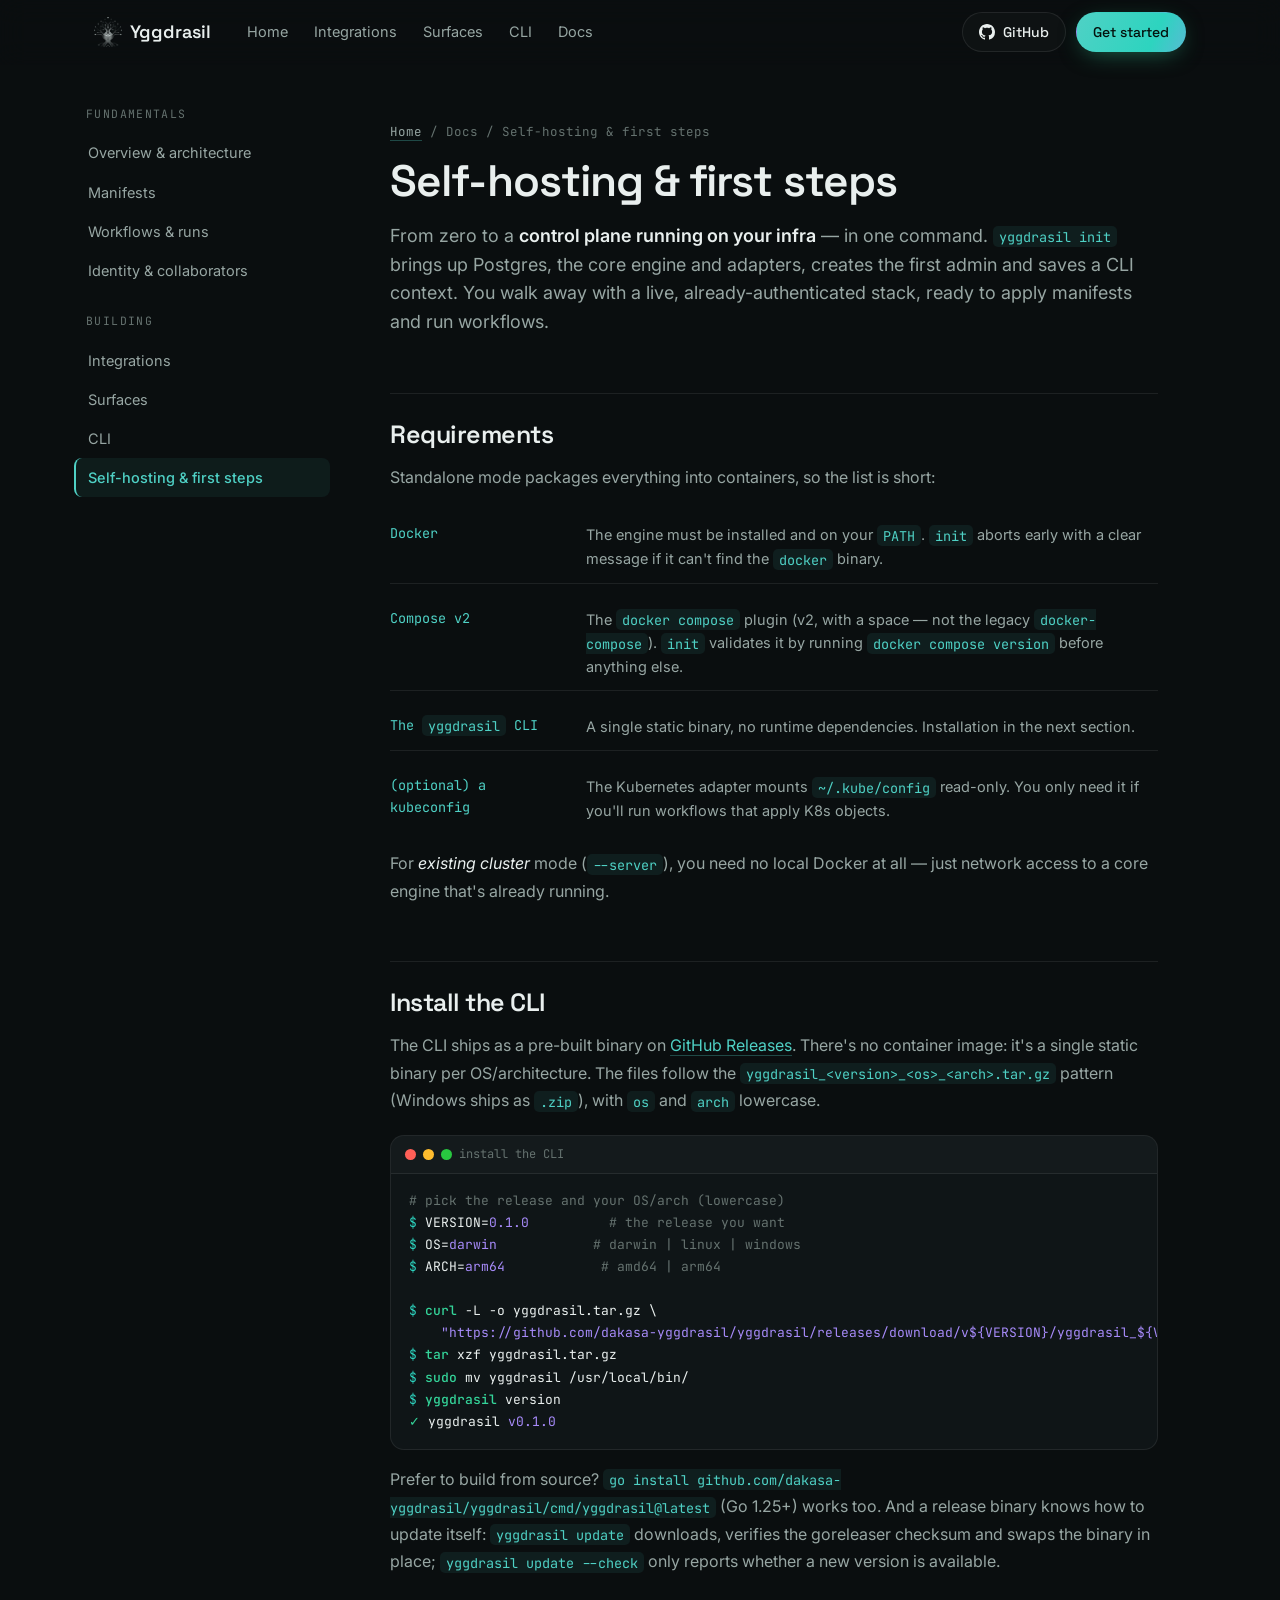
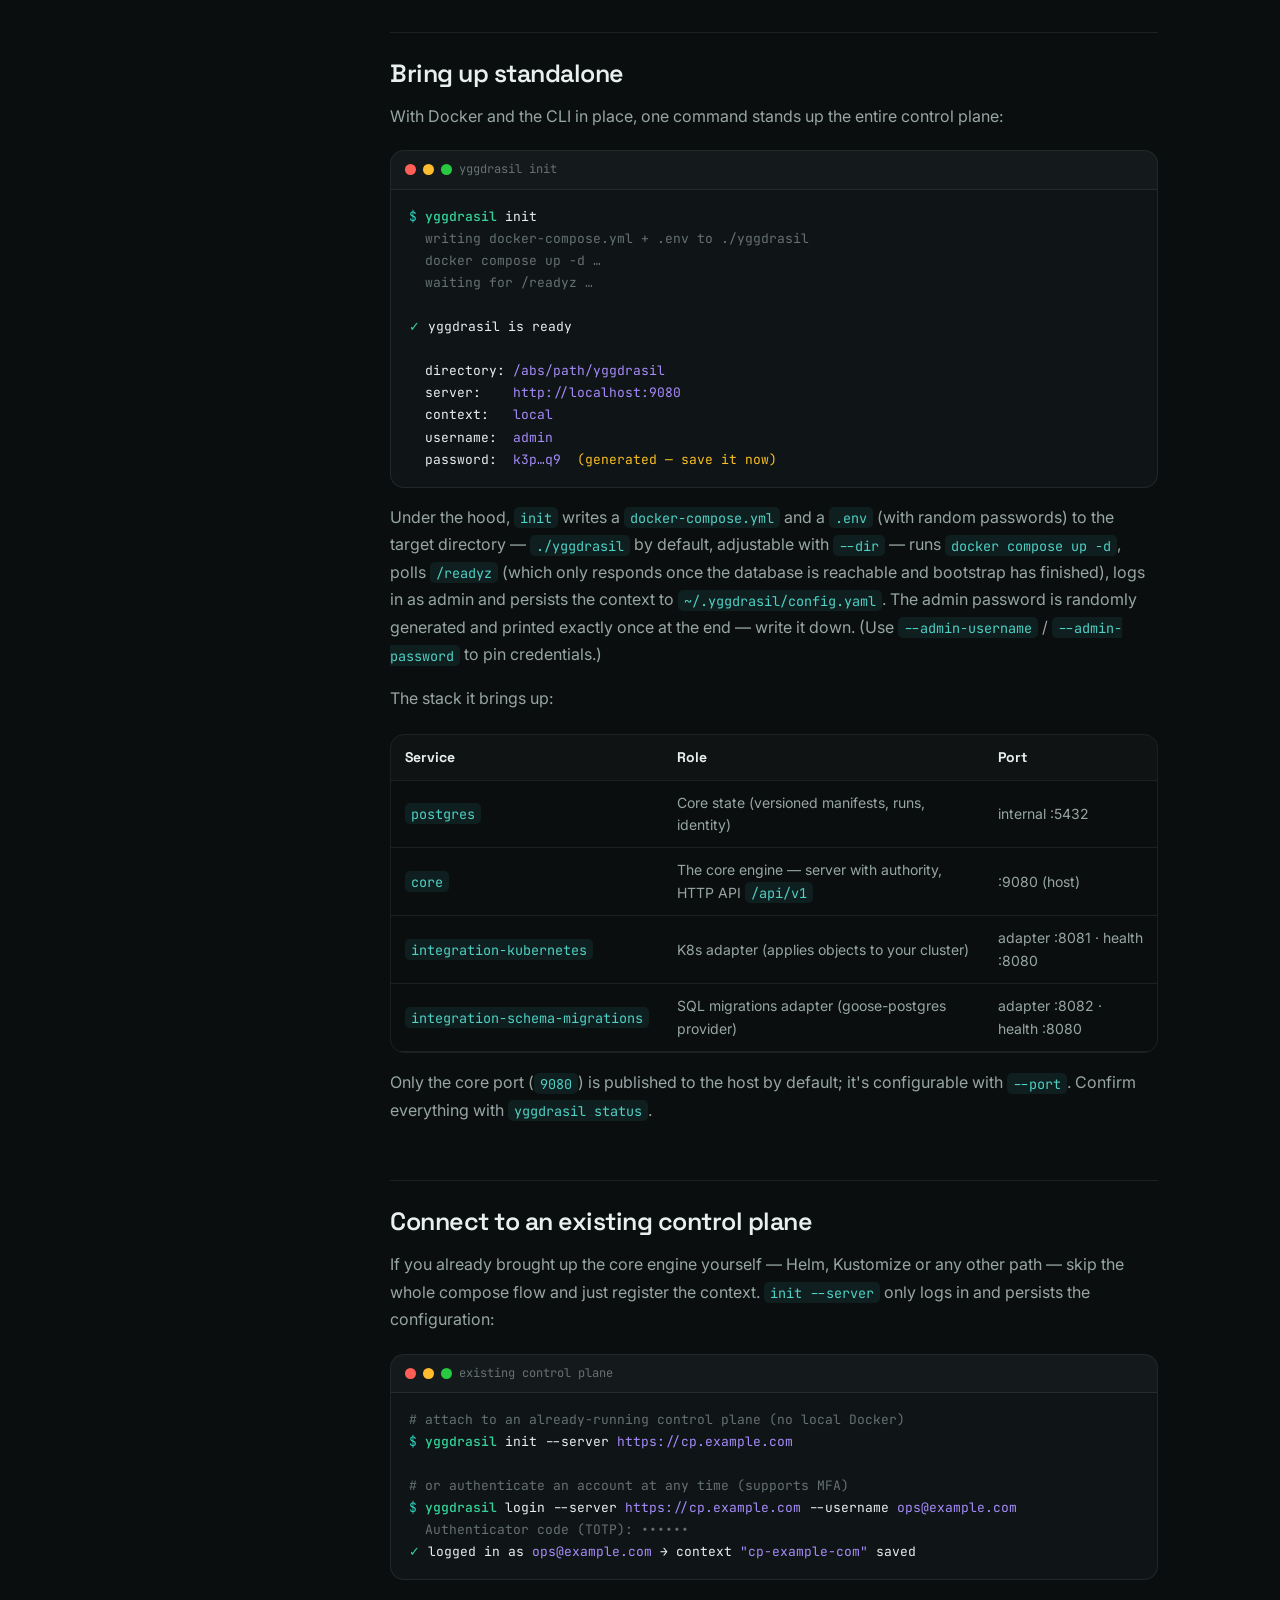
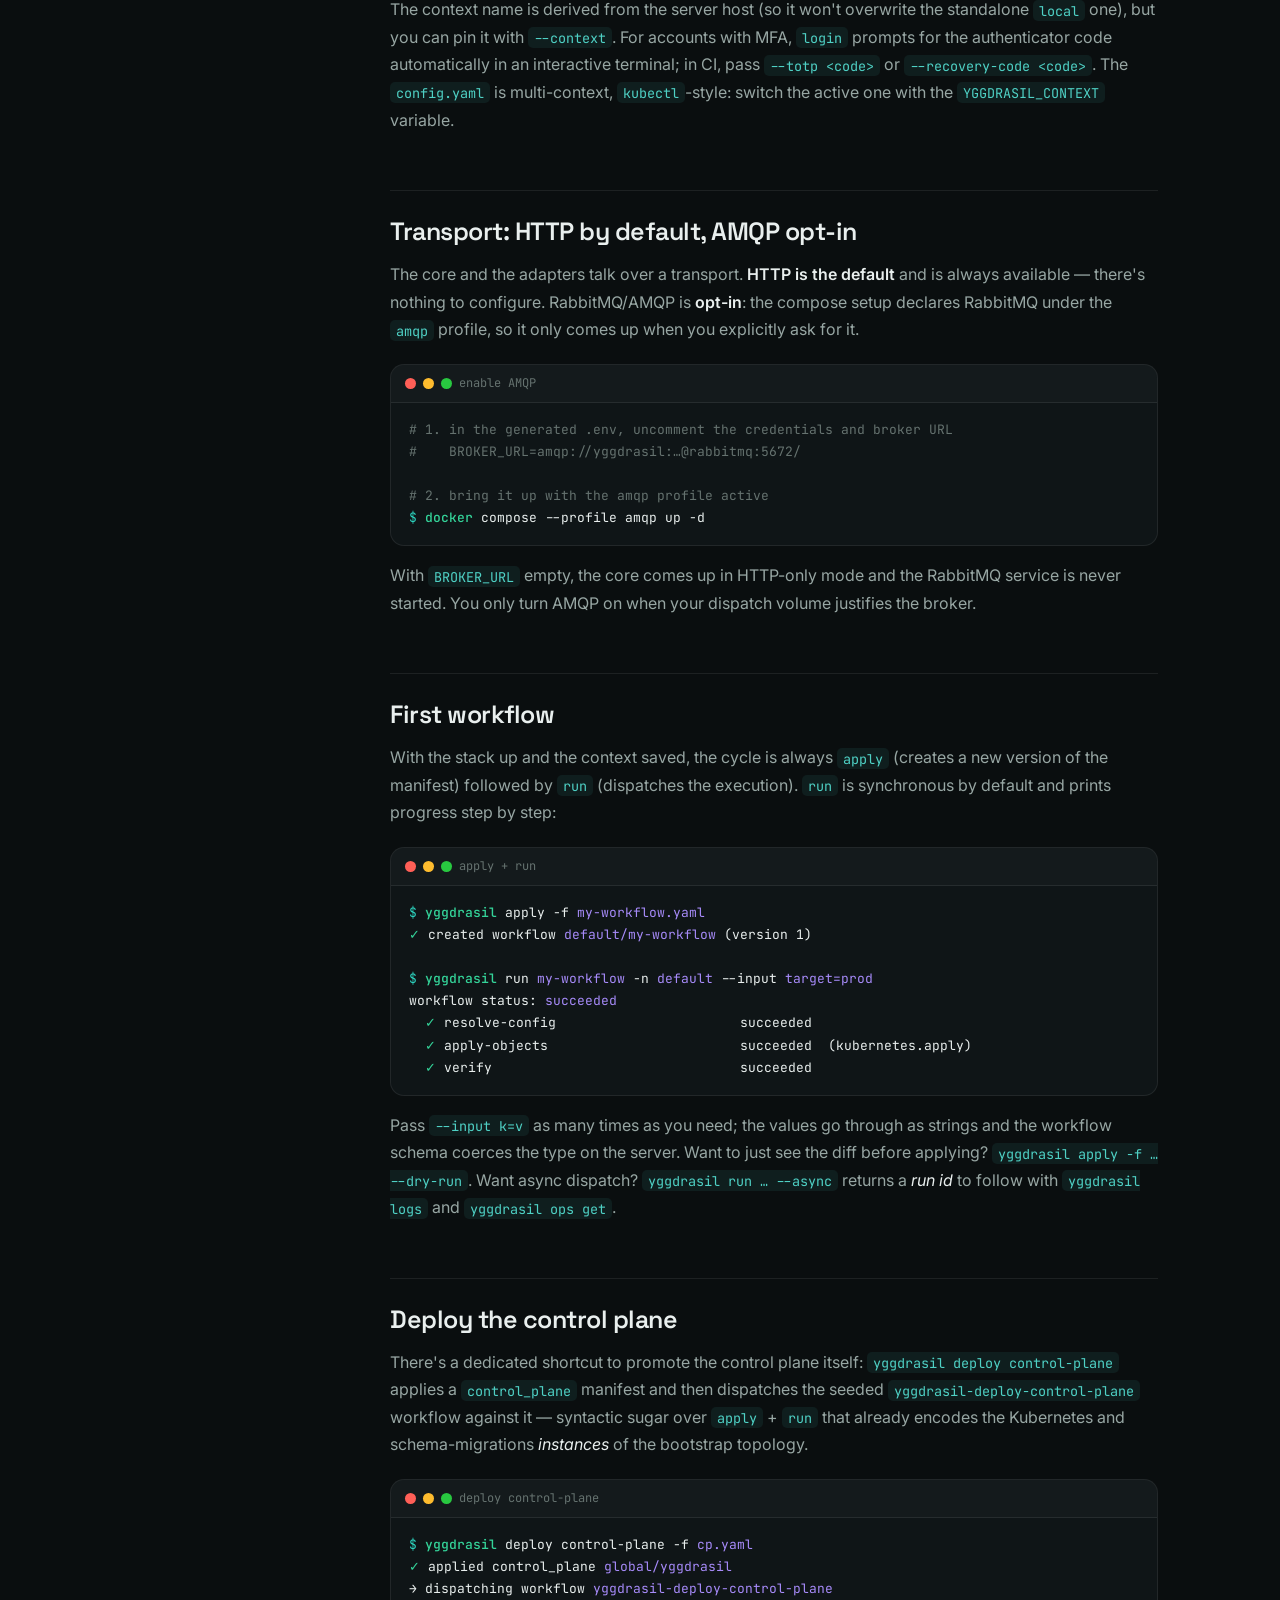
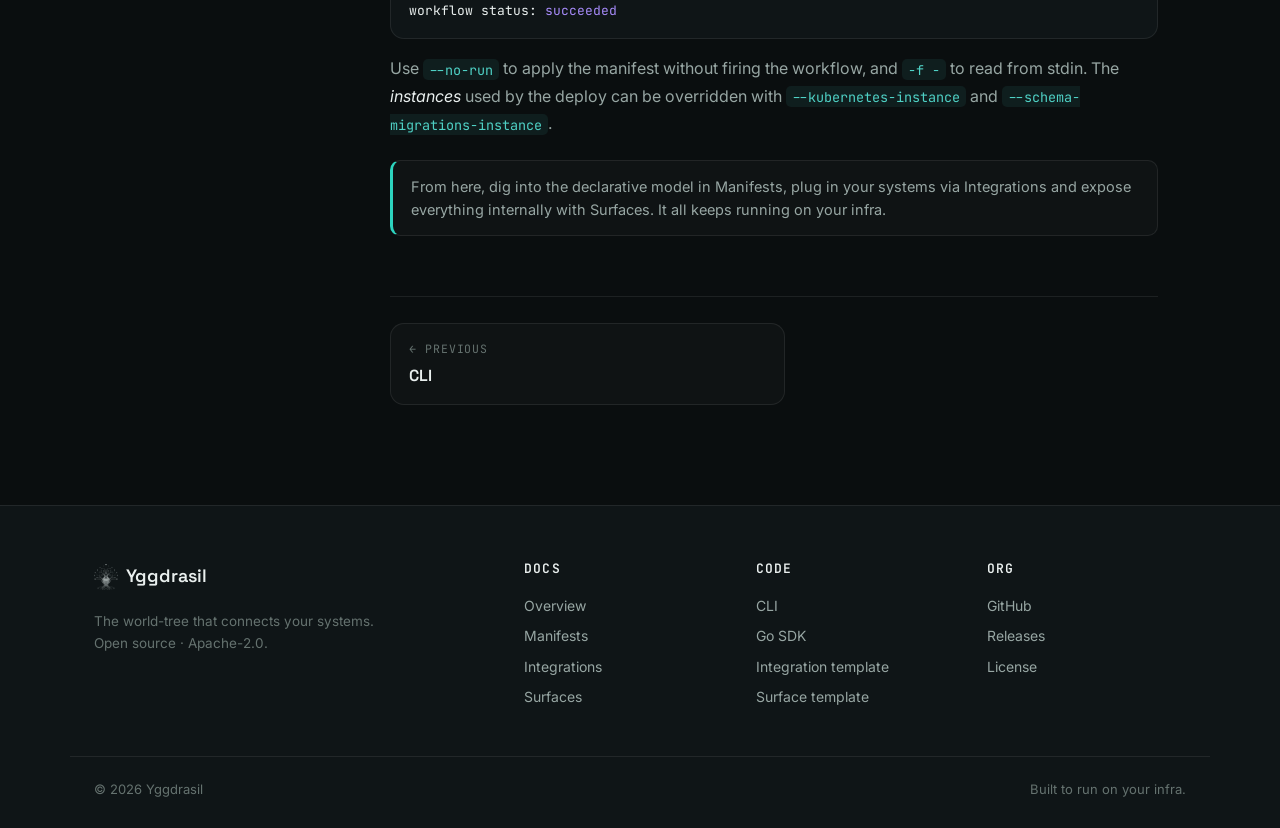
<file: concepts/self-hosting.html>
<!DOCTYPE html>
<html lang="en">
<head>
<meta charset="utf-8" />
<meta name="viewport" content="width=device-width, initial-scale=1" />
<title>Self-hosting &amp; first steps · Docs · Yggdrasil</title>
<meta name="description" content="From zero to a control plane running on your infra in one command: install the CLI, bring up the standalone stack with yggdrasil init, connect to an existing control plane, and run your first workflow." />
<link rel="icon" href="../assets/favicon-tree.png" type="image/png" />
<meta name="theme-color" content="#0A0E0F" />
<meta property="og:type" content="article" />
<meta property="og:title" content="Self-hosting & first steps · Yggdrasil" />
<meta property="og:description" content="From zero to a control plane running on your infra in one command. Install the CLI, bring up the standalone stack, connect to an existing control plane, and run your first workflow." />
<meta property="og:image" content="https://dakasa-yggdrasil.github.io/assets/og.svg" />
<link rel="preconnect" href="https://fonts.googleapis.com" />
<link rel="preconnect" href="https://fonts.gstatic.com" crossorigin />
<link href="https://fonts.googleapis.com/css2?family=Space+Grotesk:wght@400;500;600;700&family=Inter:wght@400;450;500;600&family=JetBrains+Mono:wght@400;500&display=swap" rel="stylesheet" />
<link rel="stylesheet" href="../styles.css" />
<link rel="stylesheet" href="concepts.css" />
</head>
<body>

<!-- ░░ NAV ░░ -->
<header class="nav is-scrolled" id="nav">
  <div class="wrap nav__inner">
    <a class="brand" href="../" aria-label="Yggdrasil — home">
      <img class="brand__mark" src="../assets/yggdrasil-mark.png" alt="" aria-hidden="true" />
      <span class="brand__name">Yggdrasil</span>
    </a>
    <nav class="nav__links" aria-label="Primary">
      <a href="../">Home</a>
      <a href="../#integrations">Integrations</a>
      <a href="../#surfaces">Surfaces</a>
      <a href="../#cli">CLI</a>
      <a href="index.html" aria-current="page">Docs</a>
    </nav>
    <div class="nav__cta">
      <a class="btn btn--ghost btn--sm" href="https://github.com/dakasa-yggdrasil" target="_blank" rel="noopener" aria-label="GitHub organization">
        <svg width="16" height="16" viewBox="0 0 16 16" fill="currentColor" aria-hidden="true"><path d="M8 0C3.58 0 0 3.58 0 8c0 3.54 2.29 6.53 5.47 7.59.4.07.55-.17.55-.38 0-.19-.01-.82-.01-1.49-2.01.37-2.53-.49-2.69-.94-.09-.23-.48-.94-.82-1.13-.28-.15-.68-.52-.01-.53.63-.01 1.08.58 1.23.82.72 1.21 1.87.87 2.33.66.07-.52.28-.87.51-1.07-1.78-.2-3.64-.89-3.64-3.95 0-.87.31-1.59.82-2.15-.08-.2-.36-1.02.08-2.12 0 0 .67-.21 2.2.82.64-.18 1.32-.27 2-.27.68 0 1.36.09 2 .27 1.53-1.04 2.2-.82 2.2-.82.44 1.1.16 1.92.08 2.12.51.56.82 1.27.82 2.15 0 3.07-1.87 3.75-3.65 3.95.29.25.54.73.54 1.48 0 1.07-.01 1.93-.01 2.2 0 .21.15.46.55.38A8.01 8.01 0 0016 8c0-4.42-3.58-8-8-8z"/></svg>
        GitHub
      </a>
      <a class="btn btn--solid btn--sm" href="../#start">Get started</a>
    </div>
    <button class="nav__burger" id="burger" aria-label="Open menu" aria-expanded="false">
      <span></span><span></span><span></span>
    </button>
  </div>
</header>

<div class="doc-shell">

  <!-- ░░ SIDEBAR ░░ -->
  <aside class="doc-side" id="docSide">
    <button class="doc-side__toggle" aria-expanded="false">Self-hosting</button>
    <div class="doc-side__nav">
      <div class="doc-side__inner">
        <p class="doc-side__group">Fundamentals</p>
        <a href="index.html">Overview &amp; architecture</a>
        <a href="manifests.html">Manifests</a>
        <a href="workflows.html">Workflows &amp; runs</a>
        <a href="identity.html">Identity &amp; collaborators</a>
        <p class="doc-side__group">Building</p>
        <a href="integrations.html">Integrations</a>
        <a href="surfaces.html">Surfaces</a>
        <a href="cli.html">CLI</a>
        <a href="self-hosting.html" aria-current="page">Self-hosting &amp; first steps</a>
      </div>
    </div>
  </aside>

  <!-- ░░ ARTICLE ░░ -->
  <article class="doc">
    <p class="crumb"><a href="../">Home</a> / Docs / Self-hosting &amp; first steps</p>
    <h1>Self-hosting &amp; first steps</h1>
    <p class="doc__lede">From zero to a <strong>control plane running on your infra</strong> — in one command. <code>yggdrasil init</code> brings up Postgres, the core engine and adapters, creates the first admin and saves a CLI context. You walk away with a live, already-authenticated stack, ready to apply manifests and run workflows.</p>

    <h2 id="requirements">Requirements</h2>
    <p>Standalone mode packages everything into containers, so the list is short:</p>
    <div class="deflist">
      <div class="deflist__row"><dt>Docker</dt><dd>The engine must be installed and on your <code>PATH</code>. <code>init</code> aborts early with a clear message if it can't find the <code>docker</code> binary.</dd></div>
      <div class="deflist__row"><dt>Compose v2</dt><dd>The <code>docker compose</code> plugin (v2, with a space — not the legacy <code>docker-compose</code>). <code>init</code> validates it by running <code>docker compose version</code> before anything else.</dd></div>
      <div class="deflist__row"><dt>The <code>yggdrasil</code> CLI</dt><dd>A single static binary, no runtime dependencies. Installation in the next section.</dd></div>
      <div class="deflist__row"><dt>(optional) a kubeconfig</dt><dd>The Kubernetes adapter mounts <code>~/.kube/config</code> read-only. You only need it if you'll run workflows that apply K8s objects.</dd></div>
    </div>
    <p>For <em>existing cluster</em> mode (<code>--server</code>), you need no local Docker at all — just network access to a core engine that's already running.</p>

    <h2 id="install-the-cli">Install the CLI</h2>
    <p>The CLI ships as a pre-built binary on <a href="https://github.com/dakasa-yggdrasil/yggdrasil/releases" target="_blank" rel="noopener">GitHub Releases</a>. There's no container image: it's a single static binary per OS/architecture. The files follow the <code>yggdrasil_&lt;version&gt;_&lt;os&gt;_&lt;arch&gt;.tar.gz</code> pattern (Windows ships as <code>.zip</code>), with <code>os</code> and <code>arch</code> lowercase.</p>
    <div class="codeblock">
      <div class="codeblock__bar"><span class="dot dot--r"></span><span class="dot dot--y"></span><span class="dot dot--g"></span><span class="terminal__title">install the CLI</span></div>
      <pre><code><span class="c-dim"># pick the release and your OS/arch (lowercase)</span>
<span class="c-prompt">$</span> VERSION=<span class="c-str">0.1.0</span>          <span class="c-dim"># the release you want</span>
<span class="c-prompt">$</span> OS=<span class="c-str">darwin</span>            <span class="c-dim"># darwin | linux | windows</span>
<span class="c-prompt">$</span> ARCH=<span class="c-str">arm64</span>            <span class="c-dim"># amd64 | arm64</span>

<span class="c-prompt">$</span> <span class="c-cmd">curl</span> -L -o yggdrasil.tar.gz \
    <span class="c-str">"https://github.com/dakasa-yggdrasil/yggdrasil/releases/download/v${VERSION}/yggdrasil_${VERSION}_${OS}_${ARCH}.tar.gz"</span>
<span class="c-prompt">$</span> <span class="c-cmd">tar</span> xzf yggdrasil.tar.gz
<span class="c-prompt">$</span> <span class="c-cmd">sudo</span> mv yggdrasil /usr/local/bin/
<span class="c-prompt">$</span> <span class="c-cmd">yggdrasil</span> version
<span class="c-ok">✓</span> yggdrasil <span class="c-str">v0.1.0</span></code></pre>
    </div>
    <p>Prefer to build from source? <code>go install github.com/dakasa-yggdrasil/yggdrasil/cmd/yggdrasil@latest</code> (Go 1.25+) works too. And a release binary knows how to update itself: <code>yggdrasil update</code> downloads, verifies the goreleaser checksum and swaps the binary in place; <code>yggdrasil update --check</code> only reports whether a new version is available.</p>

    <h2 id="bring-up-standalone">Bring up standalone</h2>
    <p>With Docker and the CLI in place, one command stands up the entire control plane:</p>
    <div class="codeblock">
      <div class="codeblock__bar"><span class="dot dot--r"></span><span class="dot dot--y"></span><span class="dot dot--g"></span><span class="terminal__title">yggdrasil init</span></div>
      <pre><code><span class="c-prompt">$</span> <span class="c-cmd">yggdrasil</span> init
<span class="c-dim">  writing docker-compose.yml + .env to ./yggdrasil</span>
<span class="c-dim">  docker compose up -d …</span>
<span class="c-dim">  waiting for /readyz …</span>

<span class="c-ok">✓</span> yggdrasil is ready

  directory: <span class="c-str">/abs/path/yggdrasil</span>
  server:    <span class="c-str">http://localhost:9080</span>
  context:   <span class="c-str">local</span>
  username:  <span class="c-str">admin</span>
  password:  <span class="c-str">k3p…q9</span>  <span class="c-y">(generated — save it now)</span></code></pre>
    </div>
    <p>Under the hood, <code>init</code> writes a <code>docker-compose.yml</code> and a <code>.env</code> (with random passwords) to the target directory — <code>./yggdrasil</code> by default, adjustable with <code>--dir</code> — runs <code>docker compose up -d</code>, polls <code>/readyz</code> (which only responds once the database is reachable and bootstrap has finished), logs in as admin and persists the context to <code>~/.yggdrasil/config.yaml</code>. The admin password is randomly generated and printed exactly once at the end — write it down. (Use <code>--admin-username</code> / <code>--admin-password</code> to pin credentials.)</p>
    <p>The stack it brings up:</p>
    <div class="table-wrap">
      <table>
        <thead><tr><th>Service</th><th>Role</th><th>Port</th></tr></thead>
        <tbody>
          <tr><td><code>postgres</code></td><td>Core state (versioned manifests, runs, identity)</td><td>internal :5432</td></tr>
          <tr><td><code>core</code></td><td>The core engine — server with authority, HTTP API <code>/api/v1</code></td><td>:9080 (host)</td></tr>
          <tr><td><code>integration-kubernetes</code></td><td>K8s adapter (applies objects to your cluster)</td><td>adapter :8081 · health :8080</td></tr>
          <tr><td><code>integration-schema-migrations</code></td><td>SQL migrations adapter (goose-postgres provider)</td><td>adapter :8082 · health :8080</td></tr>
        </tbody>
      </table>
    </div>
    <p>Only the core port (<code>9080</code>) is published to the host by default; it's configurable with <code>--port</code>. Confirm everything with <code>yggdrasil status</code>.</p>

    <h2 id="connect-to-an-existing-control-plane">Connect to an existing control plane</h2>
    <p>If you already brought up the core engine yourself — Helm, Kustomize or any other path — skip the whole compose flow and just register the context. <code>init --server</code> only logs in and persists the configuration:</p>
    <div class="codeblock">
      <div class="codeblock__bar"><span class="dot dot--r"></span><span class="dot dot--y"></span><span class="dot dot--g"></span><span class="terminal__title">existing control plane</span></div>
      <pre><code><span class="c-dim"># attach to an already-running control plane (no local Docker)</span>
<span class="c-prompt">$</span> <span class="c-cmd">yggdrasil</span> init --server <span class="c-str">https://cp.example.com</span>

<span class="c-dim"># or authenticate an account at any time (supports MFA)</span>
<span class="c-prompt">$</span> <span class="c-cmd">yggdrasil</span> login --server <span class="c-str">https://cp.example.com</span> --username <span class="c-str">ops@example.com</span>
<span class="c-dim">  Authenticator code (TOTP): ••••••</span>
<span class="c-ok">✓</span> logged in as <span class="c-str">ops@example.com</span> → context <span class="c-str">"cp-example-com"</span> saved</code></pre>
    </div>
    <p>The context name is derived from the server host (so it won't overwrite the standalone <code>local</code> one), but you can pin it with <code>--context</code>. For accounts with MFA, <code>login</code> prompts for the authenticator code automatically in an interactive terminal; in CI, pass <code>--totp &lt;code&gt;</code> or <code>--recovery-code &lt;code&gt;</code>. The <code>config.yaml</code> is multi-context, <code>kubectl</code>-style: switch the active one with the <code>YGGDRASIL_CONTEXT</code> variable.</p>

    <h2 id="transport">Transport: HTTP by default, AMQP opt-in</h2>
    <p>The core and the adapters talk over a transport. <strong>HTTP is the default</strong> and is always available — there's nothing to configure. RabbitMQ/AMQP is <strong>opt-in</strong>: the compose setup declares RabbitMQ under the <code>amqp</code> profile, so it only comes up when you explicitly ask for it.</p>
    <div class="codeblock">
      <div class="codeblock__bar"><span class="dot dot--r"></span><span class="dot dot--y"></span><span class="dot dot--g"></span><span class="terminal__title">enable AMQP</span></div>
      <pre><code><span class="c-dim"># 1. in the generated .env, uncomment the credentials and broker URL</span>
<span class="c-dim">#    BROKER_URL=amqp://yggdrasil:…@rabbitmq:5672/</span>

<span class="c-dim"># 2. bring it up with the amqp profile active</span>
<span class="c-prompt">$</span> <span class="c-cmd">docker</span> compose --profile amqp up -d</code></pre>
    </div>
    <p>With <code>BROKER_URL</code> empty, the core comes up in HTTP-only mode and the RabbitMQ service is never started. You only turn AMQP on when your dispatch volume justifies the broker.</p>

    <h2 id="first-workflow">First workflow</h2>
    <p>With the stack up and the context saved, the cycle is always <code>apply</code> (creates a new version of the manifest) followed by <code>run</code> (dispatches the execution). <code>run</code> is synchronous by default and prints progress step by step:</p>
    <div class="codeblock">
      <div class="codeblock__bar"><span class="dot dot--r"></span><span class="dot dot--y"></span><span class="dot dot--g"></span><span class="terminal__title">apply + run</span></div>
      <pre><code><span class="c-prompt">$</span> <span class="c-cmd">yggdrasil</span> apply -f <span class="c-str">my-workflow.yaml</span>
<span class="c-ok">✓</span> created workflow <span class="c-str">default/my-workflow</span> (version 1)

<span class="c-prompt">$</span> <span class="c-cmd">yggdrasil</span> run <span class="c-str">my-workflow</span> -n <span class="c-str">default</span> --input <span class="c-str">target=prod</span>
workflow status: <span class="c-str">succeeded</span>
  <span class="c-ok">✓</span> resolve-config                       succeeded
  <span class="c-ok">✓</span> apply-objects                        succeeded  (kubernetes.apply)
  <span class="c-ok">✓</span> verify                               succeeded</code></pre>
    </div>
    <p>Pass <code>--input k=v</code> as many times as you need; the values go through as strings and the workflow schema coerces the type on the server. Want to just see the diff before applying? <code>yggdrasil apply -f … --dry-run</code>. Want async dispatch? <code>yggdrasil run … --async</code> returns a <em>run id</em> to follow with <code>yggdrasil logs</code> and <code>yggdrasil ops get</code>.</p>

    <h2 id="deploy-the-control-plane">Deploy the control plane</h2>
    <p>There's a dedicated shortcut to promote the control plane itself: <code>yggdrasil deploy control-plane</code> applies a <code>control_plane</code> manifest and then dispatches the seeded <code>yggdrasil-deploy-control-plane</code> workflow against it — syntactic sugar over <code>apply</code> + <code>run</code> that already encodes the Kubernetes and schema-migrations <em>instances</em> of the bootstrap topology.</p>
    <div class="codeblock">
      <div class="codeblock__bar"><span class="dot dot--r"></span><span class="dot dot--y"></span><span class="dot dot--g"></span><span class="terminal__title">deploy control-plane</span></div>
      <pre><code><span class="c-prompt">$</span> <span class="c-cmd">yggdrasil</span> deploy control-plane -f <span class="c-str">cp.yaml</span>
<span class="c-ok">✓</span> applied control_plane <span class="c-str">global/yggdrasil</span>
→ dispatching workflow <span class="c-str">yggdrasil-deploy-control-plane</span>
workflow status: <span class="c-str">succeeded</span></code></pre>
    </div>
    <p>Use <code>--no-run</code> to apply the manifest without firing the workflow, and <code>-f -</code> to read from stdin. The <em>instances</em> used by the deploy can be overridden with <code>--kubernetes-instance</code> and <code>--schema-migrations-instance</code>.</p>

    <div class="callout callout--tip">From here, dig into the declarative model in <a href="manifests.html">Manifests</a>, plug in your systems via <a href="integrations.html">Integrations</a> and expose everything internally with <a href="surfaces.html">Surfaces</a>. It all keeps running on your infra.</div>

    <nav class="doc-nav" aria-label="Concept navigation">
      <a href="cli.html"><span>← Previous</span><strong>CLI</strong></a>
      <span class="spacer"></span>
    </nav>
  </article>
</div>

<!-- ░░ FOOTER ░░ -->
<footer class="footer">
  <div class="wrap footer__inner">
    <div class="footer__brand">
      <a class="brand" href="../">
        <img class="brand__mark" src="../assets/yggdrasil-mark.png" alt="" aria-hidden="true" />
        <span class="brand__name">Yggdrasil</span>
      </a>
      <p class="footer__tag">The world-tree that connects your systems.<br />Open source · Apache-2.0.</p>
    </div>
    <nav class="footer__col" aria-label="Docs">
      <h5>Docs</h5>
      <a href="index.html">Overview</a>
      <a href="manifests.html">Manifests</a>
      <a href="integrations.html">Integrations</a>
      <a href="surfaces.html">Surfaces</a>
    </nav>
    <nav class="footer__col" aria-label="Code">
      <h5>Code</h5>
      <a href="https://github.com/dakasa-yggdrasil/yggdrasil" target="_blank" rel="noopener">CLI</a>
      <a href="https://github.com/dakasa-yggdrasil/yggdrasil-sdk-go" target="_blank" rel="noopener">Go SDK</a>
      <a href="https://github.com/dakasa-yggdrasil/integration-template" target="_blank" rel="noopener">Integration template</a>
      <a href="https://github.com/dakasa-yggdrasil/surface-template" target="_blank" rel="noopener">Surface template</a>
    </nav>
    <nav class="footer__col" aria-label="Organization">
      <h5>Org</h5>
      <a href="https://github.com/dakasa-yggdrasil" target="_blank" rel="noopener">GitHub</a>
      <a href="https://github.com/dakasa-yggdrasil/yggdrasil/releases" target="_blank" rel="noopener">Releases</a>
      <a href="https://github.com/dakasa-yggdrasil/yggdrasil/blob/main/LICENSE" target="_blank" rel="noopener">License</a>
    </nav>
  </div>
  <div class="wrap footer__bottom">
    <span>© 2026 Yggdrasil</span>
    <span>Built to run on your infra.</span>
  </div>
</footer>

<script src="../main.js" defer></script>
</body>
</html>
</file>
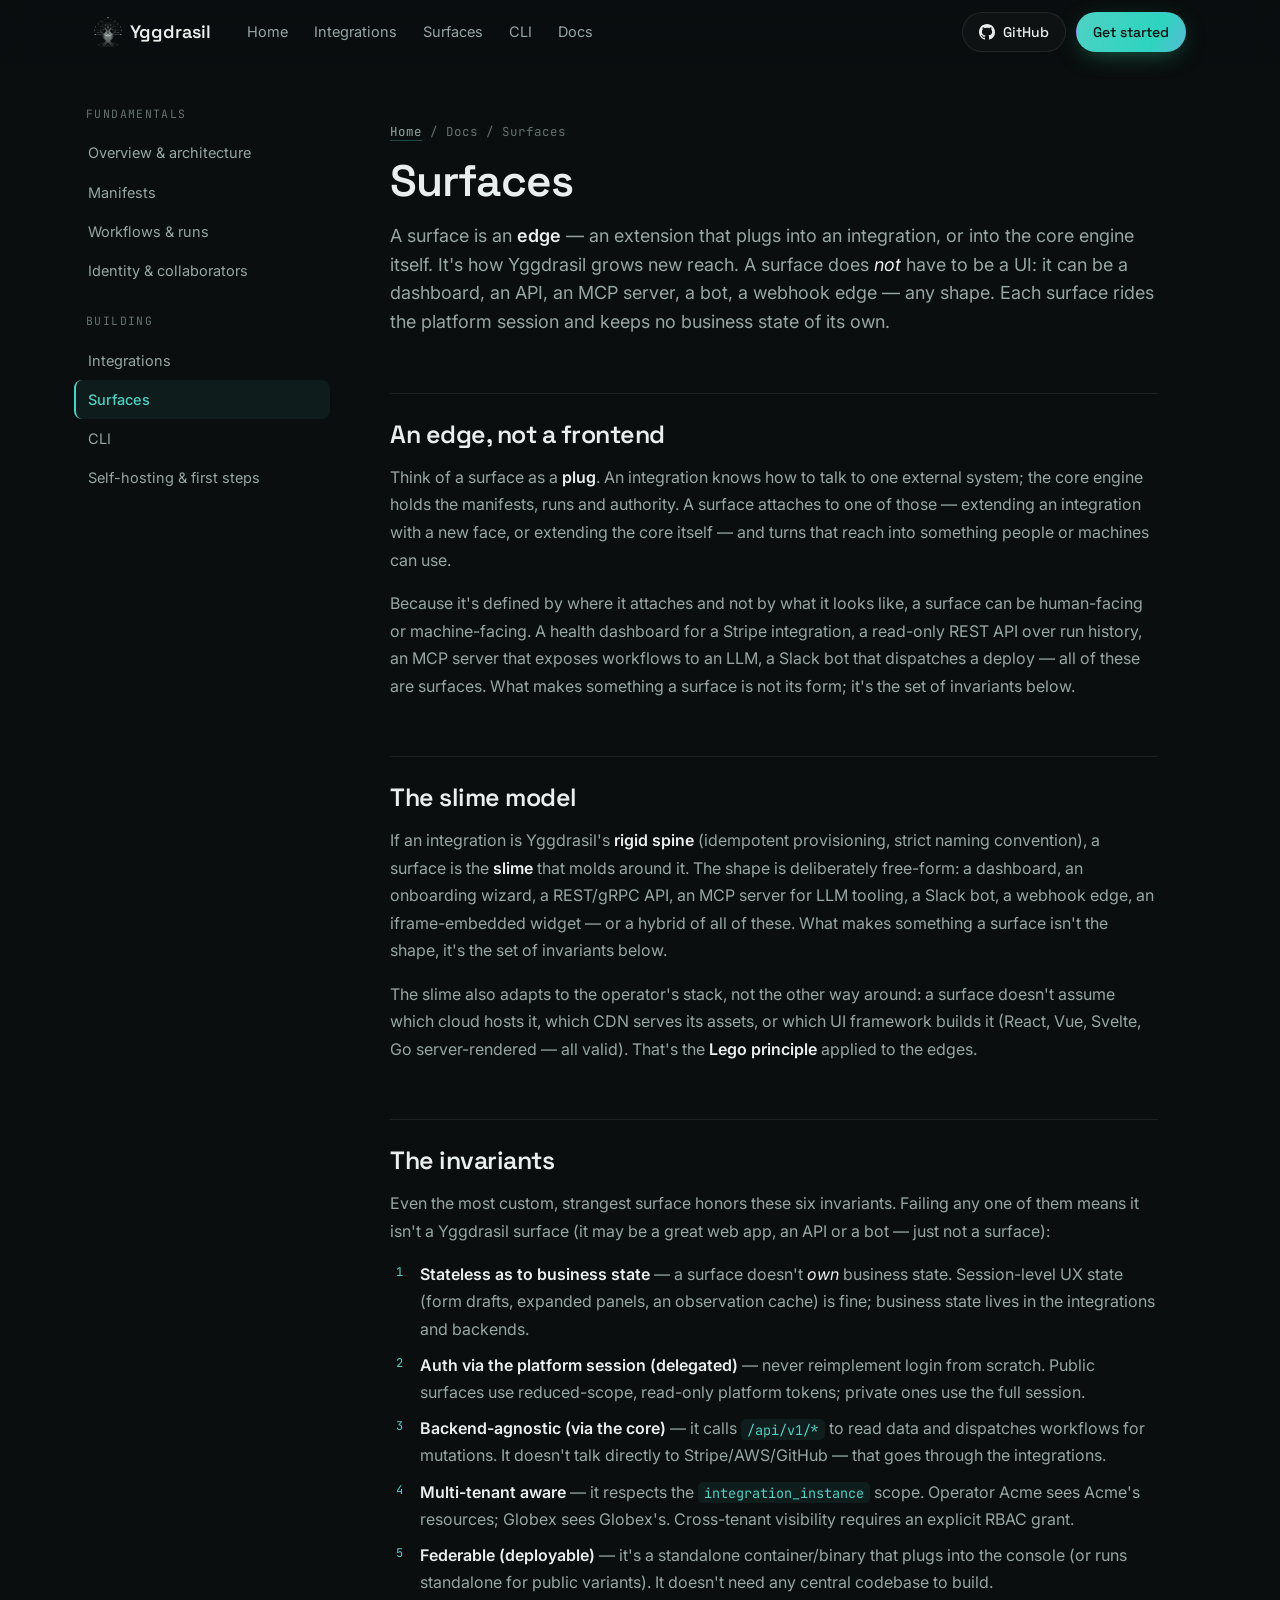
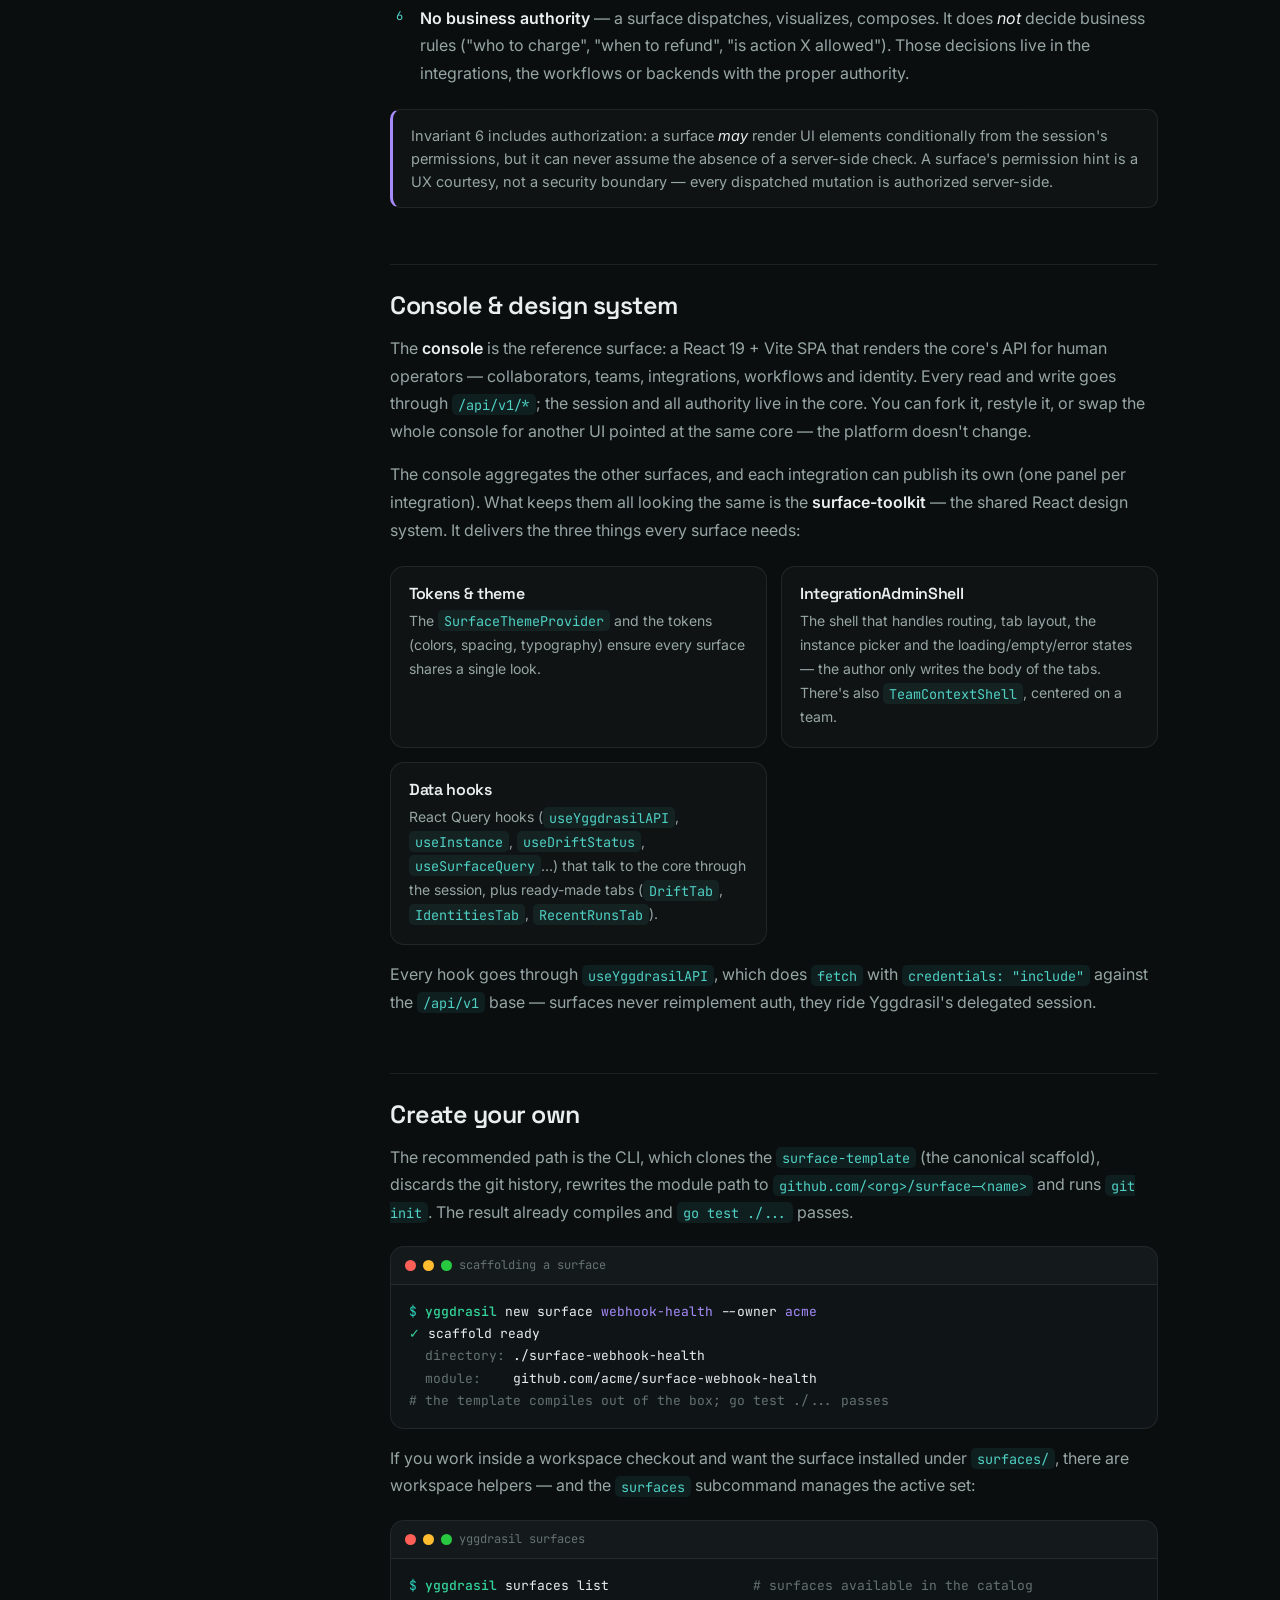
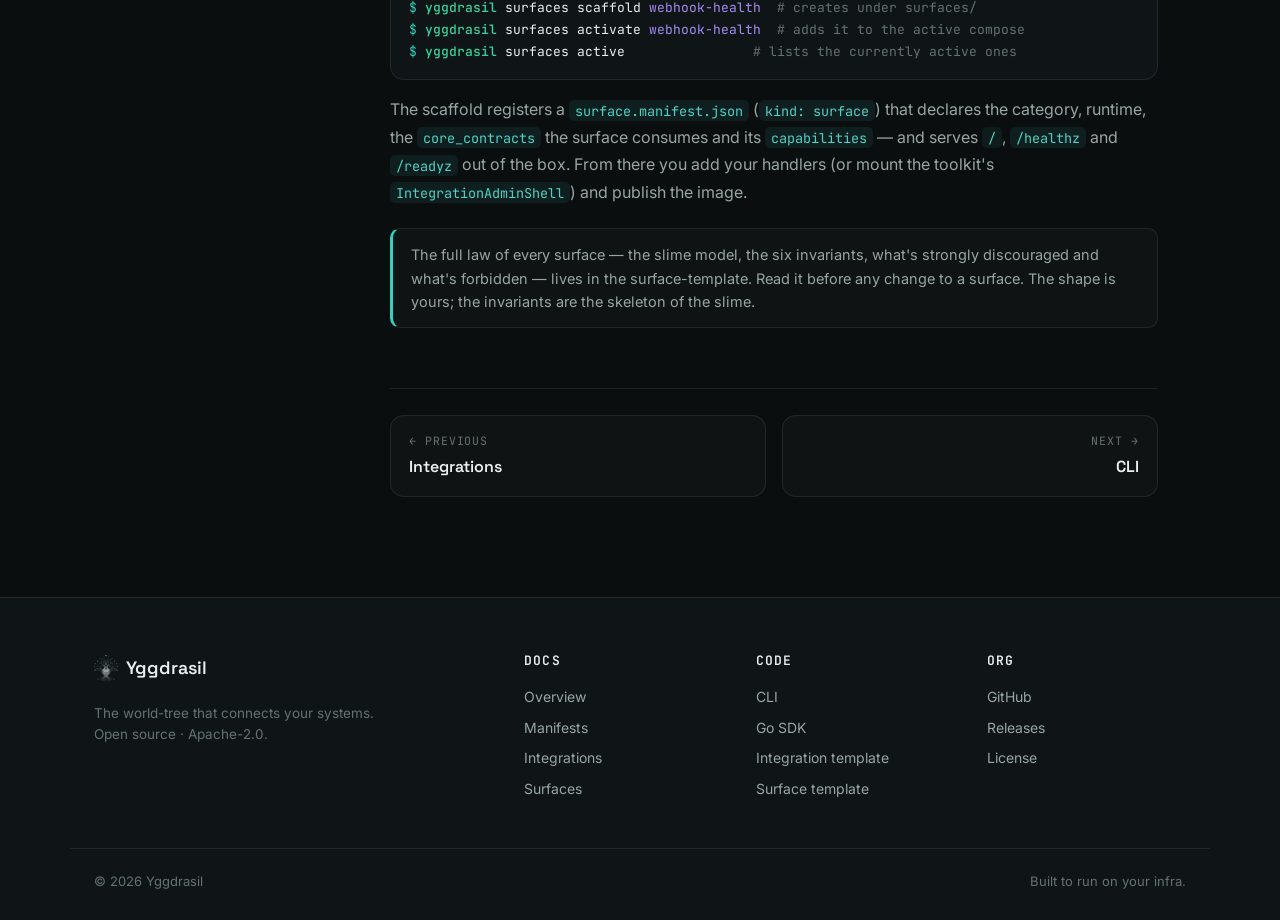
<file: concepts/surfaces.html>
<!DOCTYPE html>
<html lang="en">
<head>
<meta charset="utf-8" />
<meta name="viewport" content="width=device-width, initial-scale=1" />
<title>Surfaces · Docs · Yggdrasil</title>
<meta name="description" content="A surface is an edge — an extension that plugs into an integration or into the core engine itself. Any shape (dashboard, API, MCP server, bot, webhook edge), with a fixed set of invariants." />
<link rel="icon" href="../assets/favicon-tree.png" type="image/png" />
<meta name="theme-color" content="#0A0E0F" />
<meta property="og:type" content="article" />
<meta property="og:title" content="Surfaces · Yggdrasil" />
<meta property="og:description" content="Surfaces are how Yggdrasil grows new reach: extension edges in any shape (dashboard, API, MCP, bot), held to a fixed set of invariants." />
<meta property="og:image" content="https://dakasa-yggdrasil.github.io/assets/og.svg" />
<link rel="preconnect" href="https://fonts.googleapis.com" />
<link rel="preconnect" href="https://fonts.gstatic.com" crossorigin />
<link href="https://fonts.googleapis.com/css2?family=Space+Grotesk:wght@400;500;600;700&family=Inter:wght@400;450;500;600&family=JetBrains+Mono:wght@400;500&display=swap" rel="stylesheet" />
<link rel="stylesheet" href="../styles.css" />
<link rel="stylesheet" href="concepts.css" />
</head>
<body>

<!-- ░░ NAV ░░ -->
<header class="nav is-scrolled" id="nav">
  <div class="wrap nav__inner">
    <a class="brand" href="../" aria-label="Yggdrasil — home">
      <img class="brand__mark" src="../assets/yggdrasil-mark.png" alt="" aria-hidden="true" />
      <span class="brand__name">Yggdrasil</span>
    </a>
    <nav class="nav__links" aria-label="Primary">
      <a href="../">Home</a>
      <a href="../#integrations">Integrations</a>
      <a href="../#surfaces">Surfaces</a>
      <a href="../#cli">CLI</a>
      <a href="index.html" aria-current="page">Docs</a>
    </nav>
    <div class="nav__cta">
      <a class="btn btn--ghost btn--sm" href="https://github.com/dakasa-yggdrasil" target="_blank" rel="noopener" aria-label="GitHub organization">
        <svg width="16" height="16" viewBox="0 0 16 16" fill="currentColor" aria-hidden="true"><path d="M8 0C3.58 0 0 3.58 0 8c0 3.54 2.29 6.53 5.47 7.59.4.07.55-.17.55-.38 0-.19-.01-.82-.01-1.49-2.01.37-2.53-.49-2.69-.94-.09-.23-.48-.94-.82-1.13-.28-.15-.68-.52-.01-.53.63-.01 1.08.58 1.23.82.72 1.21 1.87.87 2.33.66.07-.52.28-.87.51-1.07-1.78-.2-3.64-.89-3.64-3.95 0-.87.31-1.59.82-2.15-.08-.2-.36-1.02.08-2.12 0 0 .67-.21 2.2.82.64-.18 1.32-.27 2-.27.68 0 1.36.09 2 .27 1.53-1.04 2.2-.82 2.2-.82.44 1.1.16 1.92.08 2.12.51.56.82 1.27.82 2.15 0 3.07-1.87 3.75-3.65 3.95.29.25.54.73.54 1.48 0 1.07-.01 1.93-.01 2.2 0 .21.15.46.55.38A8.01 8.01 0 0016 8c0-4.42-3.58-8-8-8z"/></svg>
        GitHub
      </a>
      <a class="btn btn--solid btn--sm" href="../#start">Get started</a>
    </div>
    <button class="nav__burger" id="burger" aria-label="Open menu" aria-expanded="false">
      <span></span><span></span><span></span>
    </button>
  </div>
</header>

<div class="doc-shell">

  <!-- ░░ SIDEBAR ░░ -->
  <aside class="doc-side" id="docSide">
    <button class="doc-side__toggle" aria-expanded="false">Surfaces</button>
    <div class="doc-side__nav">
      <div class="doc-side__inner">
        <p class="doc-side__group">Fundamentals</p>
        <a href="index.html">Overview &amp; architecture</a>
        <a href="manifests.html">Manifests</a>
        <a href="workflows.html">Workflows &amp; runs</a>
        <a href="identity.html">Identity &amp; collaborators</a>
        <p class="doc-side__group">Building</p>
        <a href="integrations.html">Integrations</a>
        <a href="surfaces.html" aria-current="page">Surfaces</a>
        <a href="cli.html">CLI</a>
        <a href="self-hosting.html">Self-hosting &amp; first steps</a>
      </div>
    </div>
  </aside>

  <!-- ░░ ARTICLE ░░ -->
  <article class="doc">
    <p class="crumb"><a href="../">Home</a> / Docs / Surfaces</p>
    <h1>Surfaces</h1>
    <p class="doc__lede">A surface is an <strong>edge</strong> — an extension that plugs into an integration, or into the core engine itself. It's how Yggdrasil grows new reach. A surface does <em>not</em> have to be a UI: it can be a dashboard, an API, an MCP server, a bot, a webhook edge — any shape. Each surface rides the platform session and keeps no business state of its own.</p>

    <h2 id="edge">An edge, not a frontend</h2>
    <p>Think of a surface as a <strong>plug</strong>. An integration knows how to talk to one external system; the core engine holds the manifests, runs and authority. A surface attaches to one of those — extending an integration with a new face, or extending the core itself — and turns that reach into something people or machines can use.</p>
    <p>Because it's defined by where it attaches and not by what it looks like, a surface can be human-facing or machine-facing. A health dashboard for a Stripe integration, a read-only REST API over run history, an MCP server that exposes workflows to an LLM, a Slack bot that dispatches a deploy — all of these are surfaces. What makes something a surface is not its form; it's the set of invariants below.</p>

    <h2 id="slime">The slime model</h2>
    <p>If an integration is Yggdrasil's <strong>rigid spine</strong> (idempotent provisioning, strict naming convention), a surface is the <strong>slime</strong> that molds around it. The shape is deliberately free-form: a dashboard, an onboarding wizard, a REST/gRPC API, an MCP server for LLM tooling, a Slack bot, a webhook edge, an iframe-embedded widget — or a hybrid of all of these. What makes something a surface isn't the shape, it's the set of invariants below.</p>
    <p>The slime also adapts to the operator's stack, not the other way around: a surface doesn't assume which cloud hosts it, which CDN serves its assets, or which UI framework builds it (React, Vue, Svelte, Go server-rendered — all valid). That's the <strong>Lego principle</strong> applied to the edges.</p>

    <h2 id="invariants">The invariants</h2>
    <p>Even the most custom, strangest surface honors these six invariants. Failing any one of them means it isn't a Yggdrasil surface (it may be a great web app, an API or a bot — just not a surface):</p>
    <ol>
      <li><strong>Stateless as to business state</strong> — a surface doesn't <em>own</em> business state. Session-level UX state (form drafts, expanded panels, an observation cache) is fine; business state lives in the integrations and backends.</li>
      <li><strong>Auth via the platform session (delegated)</strong> — never reimplement login from scratch. Public surfaces use reduced-scope, read-only platform tokens; private ones use the full session.</li>
      <li><strong>Backend-agnostic (via the core)</strong> — it calls <code>/api/v1/*</code> to read data and dispatches workflows for mutations. It doesn't talk directly to Stripe/AWS/GitHub — that goes through the integrations.</li>
      <li><strong>Multi-tenant aware</strong> — it respects the <code>integration_instance</code> scope. Operator Acme sees Acme's resources; Globex sees Globex's. Cross-tenant visibility requires an explicit RBAC grant.</li>
      <li><strong>Federable (deployable)</strong> — it's a standalone container/binary that plugs into the console (or runs standalone for public variants). It doesn't need any central codebase to build.</li>
      <li><strong>No business authority</strong> — a surface dispatches, visualizes, composes. It does <em>not</em> decide business rules ("who to charge", "when to refund", "is action X allowed"). Those decisions live in the integrations, the workflows or backends with the proper authority.</li>
    </ol>
    <div class="callout callout--note">Invariant 6 includes authorization: a surface <em>may</em> render UI elements conditionally from the session's permissions, but it can never assume the absence of a server-side check. A surface's permission hint is a UX courtesy, not a security boundary — every dispatched mutation is authorized server-side.</div>

    <h2 id="console">Console &amp; design system</h2>
    <p>The <strong>console</strong> is the reference surface: a React 19 + Vite SPA that renders the core's API for human operators — collaborators, teams, integrations, workflows and identity. Every read and write goes through <code>/api/v1/*</code>; the session and all authority live in the core. You can fork it, restyle it, or swap the whole console for another UI pointed at the same core — the platform doesn't change.</p>
    <p>The console aggregates the other surfaces, and each integration can publish its own (one panel per integration). What keeps them all looking the same is the <strong>surface-toolkit</strong> — the shared React design system. It delivers the three things every surface needs:</p>
    <div class="pieces">
      <div class="piece">
        <h4>Tokens &amp; theme</h4>
        <p>The <code>SurfaceThemeProvider</code> and the tokens (colors, spacing, typography) ensure every surface shares a single look.</p>
      </div>
      <div class="piece">
        <h4>IntegrationAdminShell</h4>
        <p>The shell that handles routing, tab layout, the instance picker and the loading/empty/error states — the author only writes the body of the tabs. There's also <code>TeamContextShell</code>, centered on a team.</p>
      </div>
      <div class="piece">
        <h4>Data hooks</h4>
        <p>React Query hooks (<code>useYggdrasilAPI</code>, <code>useInstance</code>, <code>useDriftStatus</code>, <code>useSurfaceQuery</code>…) that talk to the core through the session, plus ready-made tabs (<code>DriftTab</code>, <code>IdentitiesTab</code>, <code>RecentRunsTab</code>).</p>
      </div>
    </div>
    <p>Every hook goes through <code>useYggdrasilAPI</code>, which does <code>fetch</code> with <code>credentials: "include"</code> against the <code>/api/v1</code> base — surfaces never reimplement auth, they ride Yggdrasil's delegated session.</p>

    <h2 id="create">Create your own</h2>
    <p>The recommended path is the CLI, which clones the <code>surface-template</code> (the canonical scaffold), discards the git history, rewrites the module path to <code>github.com/&lt;org&gt;/surface-&lt;name&gt;</code> and runs <code>git init</code>. The result already compiles and <code>go test ./...</code> passes.</p>
    <div class="codeblock">
      <div class="codeblock__bar"><span class="dot dot--r"></span><span class="dot dot--y"></span><span class="dot dot--g"></span><span class="terminal__title">scaffolding a surface</span></div>
      <pre><code><span class="c-prompt">$</span> <span class="c-cmd">yggdrasil</span> new surface <span class="c-str">webhook-health</span> --owner <span class="c-str">acme</span>
<span class="c-ok">✓</span> scaffold ready
  <span class="c-dim">directory:</span> ./surface-webhook-health
  <span class="c-dim">module:   </span> github.com/acme/surface-webhook-health
<span class="c-dim"># the template compiles out of the box; go test ./... passes</span></code></pre>
    </div>
    <p>If you work inside a workspace checkout and want the surface installed under <code>surfaces/</code>, there are workspace helpers — and the <code>surfaces</code> subcommand manages the active set:</p>
    <div class="codeblock">
      <div class="codeblock__bar"><span class="dot dot--r"></span><span class="dot dot--y"></span><span class="dot dot--g"></span><span class="terminal__title">yggdrasil surfaces</span></div>
      <pre><code><span class="c-prompt">$</span> <span class="c-cmd">yggdrasil</span> surfaces list                  <span class="c-dim"># surfaces available in the catalog</span>
<span class="c-prompt">$</span> <span class="c-cmd">yggdrasil</span> surfaces scaffold <span class="c-str">webhook-health</span>  <span class="c-dim"># creates under surfaces/</span>
<span class="c-prompt">$</span> <span class="c-cmd">yggdrasil</span> surfaces activate <span class="c-str">webhook-health</span>  <span class="c-dim"># adds it to the active compose</span>
<span class="c-prompt">$</span> <span class="c-cmd">yggdrasil</span> surfaces active                <span class="c-dim"># lists the currently active ones</span></code></pre>
    </div>
    <p>The scaffold registers a <code>surface.manifest.json</code> (<code>kind: surface</code>) that declares the category, runtime, the <code>core_contracts</code> the surface consumes and its <code>capabilities</code> — and serves <code>/</code>, <code>/healthz</code> and <code>/readyz</code> out of the box. From there you add your handlers (or mount the toolkit's <code>IntegrationAdminShell</code>) and publish the image.</p>

    <div class="callout callout--tip">The full law of every surface — the slime model, the six invariants, what's strongly discouraged and what's forbidden — lives in the <a href="https://github.com/dakasa-yggdrasil/surface-template" target="_blank" rel="noopener">surface-template</a>. Read it before any change to a surface. The shape is yours; the invariants are the skeleton of the slime.</div>

    <nav class="doc-nav" aria-label="Concept navigation">
      <a href="integrations.html"><span>← Previous</span><strong>Integrations</strong></a>
      <a class="is-next" href="cli.html"><span>Next →</span><strong>CLI</strong></a>
    </nav>
  </article>
</div>

<!-- ░░ FOOTER ░░ -->
<footer class="footer">
  <div class="wrap footer__inner">
    <div class="footer__brand">
      <a class="brand" href="../">
        <img class="brand__mark" src="../assets/yggdrasil-mark.png" alt="" aria-hidden="true" />
        <span class="brand__name">Yggdrasil</span>
      </a>
      <p class="footer__tag">The world-tree that connects your systems.<br />Open source · Apache-2.0.</p>
    </div>
    <nav class="footer__col" aria-label="Docs">
      <h5>Docs</h5>
      <a href="index.html">Overview</a>
      <a href="manifests.html">Manifests</a>
      <a href="integrations.html">Integrations</a>
      <a href="surfaces.html">Surfaces</a>
    </nav>
    <nav class="footer__col" aria-label="Code">
      <h5>Code</h5>
      <a href="https://github.com/dakasa-yggdrasil/yggdrasil" target="_blank" rel="noopener">CLI</a>
      <a href="https://github.com/dakasa-yggdrasil/yggdrasil-sdk-go" target="_blank" rel="noopener">Go SDK</a>
      <a href="https://github.com/dakasa-yggdrasil/integration-template" target="_blank" rel="noopener">Integration template</a>
      <a href="https://github.com/dakasa-yggdrasil/surface-template" target="_blank" rel="noopener">Surface template</a>
    </nav>
    <nav class="footer__col" aria-label="Organization">
      <h5>Org</h5>
      <a href="https://github.com/dakasa-yggdrasil" target="_blank" rel="noopener">GitHub</a>
      <a href="https://github.com/dakasa-yggdrasil/yggdrasil/releases" target="_blank" rel="noopener">Releases</a>
      <a href="https://github.com/dakasa-yggdrasil/yggdrasil/blob/main/LICENSE" target="_blank" rel="noopener">License</a>
    </nav>
  </div>
  <div class="wrap footer__bottom">
    <span>© 2026 Yggdrasil</span>
    <span>Built to run on your infra.</span>
  </div>
</footer>

<script src="../main.js" defer></script>
</body>
</html>
</file>
<file: styles.css>
/* ═══════════════════════════════════════════════════════════════
   Yggdrasil — aurora / árvore-mundo
   Tema escuro premium, vanilla, zero build.
   ═══════════════════════════════════════════════════════════════ */

:root {
  --bg:        #0A0E0F;
  --bg-elev:   #0F1517;
  --bg-card:   rgba(255,255,255,0.025);
  --bg-card-h: rgba(255,255,255,0.045);
  --border:    rgba(255,255,255,0.08);
  --border-h:  rgba(255,255,255,0.16);
  --text:      #E9EFEE;
  --text-dim:  #97A6A3;
  --text-mut:  #65726F;

  --brand:     #4FD1C5;
  --emerald:   #34D399;
  --teal:      #2DD4BF;
  --violet:    #A78BFA;
  --red:       #F87171;
  --yellow:    #FBBF24;

  --aurora: linear-gradient(115deg, #4FD1C5 0%, #2DD4BF 44%, #A78BFA 100%);
  --aurora-soft: linear-gradient(115deg, rgba(52,211,153,.18), rgba(45,212,191,.14), rgba(167,139,250,.18));

  --font-head: "Space Grotesk", system-ui, sans-serif;
  --font-body: "Inter", system-ui, sans-serif;
  --font-mono: "JetBrains Mono", ui-monospace, "SF Mono", monospace;

  --wrap: 1140px;
  --r: 14px;
  --r-sm: 10px;
}

* { box-sizing: border-box; margin: 0; padding: 0; }
html { scroll-behavior: smooth; -webkit-text-size-adjust: 100%; }
@media (prefers-reduced-motion: reduce) { html { scroll-behavior: auto; } }

body {
  background: var(--bg);
  color: var(--text);
  font-family: var(--font-body);
  font-size: 16px;
  line-height: 1.6;
  -webkit-font-smoothing: antialiased;
  text-rendering: optimizeLegibility;
  overflow-x: hidden;
}

.wrap { width: 100%; max-width: var(--wrap); margin: 0 auto; padding: 0 24px; }

h1, h2, h3, h4, h5 { font-family: var(--font-head); font-weight: 600; line-height: 1.12; letter-spacing: -0.02em; }
a { color: inherit; text-decoration: none; }
code, pre { font-family: var(--font-mono); }
:focus-visible { outline: 2px solid var(--emerald); outline-offset: 3px; border-radius: 4px; }

/* gradient text helper */
.position__hi strong, .cta__title, .hero__title em {
  background: var(--aurora); -webkit-background-clip: text; background-clip: text; color: transparent;
}

/* ─── Buttons ─────────────────────────────────────────── */
.btn {
  display: inline-flex; align-items: center; gap: 8px;
  font-family: var(--font-head); font-weight: 500; font-size: 15px;
  padding: 12px 22px; border-radius: 999px; cursor: pointer;
  border: 1px solid transparent; transition: transform .15s, box-shadow .25s, background .2s, border-color .2s;
  white-space: nowrap;
}
.btn--sm { padding: 8px 16px; font-size: 14px; }
.btn--solid {
  color: #04110C; background: var(--aurora); background-size: 160% 160%;
  box-shadow: 0 6px 24px -8px rgba(52,211,153,.55);
}
.btn--solid:hover { transform: translateY(-2px); box-shadow: 0 10px 32px -8px rgba(52,211,153,.7); }
.btn--ghost { color: var(--text); background: var(--bg-card); border-color: var(--border); }
.btn--ghost:hover { background: var(--bg-card-h); border-color: var(--border-h); transform: translateY(-2px); }

/* ─── Nav ─────────────────────────────────────────────── */
.nav {
  position: sticky; top: 0; z-index: 50;
  backdrop-filter: blur(14px); -webkit-backdrop-filter: blur(14px);
  background: rgba(10,14,15,.6); border-bottom: 1px solid transparent;
  transition: border-color .3s, background .3s;
}
.nav.is-scrolled { background: rgba(10,14,15,.82); border-bottom-color: var(--border); }
.nav__inner { display: flex; align-items: center; gap: 24px; height: 64px; }
.brand { display: inline-flex; align-items: center; gap: 8px; font-family: var(--font-head); font-weight: 600; font-size: 18px; }
.brand__mark { flex: none; height: 30px; width: auto; display: block; }
.footer .brand__mark { height: 26px; }
.nav__links { display: flex; gap: 26px; margin-left: 12px; flex: 1; }
.nav__links a { color: var(--text-dim); font-size: 14.5px; transition: color .2s; }
.nav__links a:hover { color: var(--text); }
.nav__cta { display: flex; gap: 10px; align-items: center; }
.nav__burger { display: none; background: none; border: 0; flex-direction: column; gap: 5px; cursor: pointer; padding: 8px; }
.nav__burger span { width: 22px; height: 2px; background: var(--text); border-radius: 2px; transition: .25s; }

/* ─── Hero ────────────────────────────────────────────── */
.hero { position: relative; padding: 96px 0 84px; overflow: hidden; }
.hero__canvas {
  position: absolute; inset: 0; width: 100%; height: 100%; z-index: 0; pointer-events: none; display: block;
  -webkit-mask-image: radial-gradient(150% 135% at 50% 50%, #000 60%, transparent 100%);
  mask-image: radial-gradient(150% 135% at 50% 50%, #000 60%, transparent 100%);
}
.hero__inner::before {
  content: ""; position: absolute; z-index: -1; left: 50%; top: 44%; transform: translate(-50%, -50%);
  width: 820px; max-width: 112%; height: 460px; pointer-events: none;
  background: radial-gradient(closest-side, rgba(10,14,15,.78), rgba(10,14,15,.32) 58%, transparent 100%);
}
.hero__glow {
  position: absolute; z-index: 0; top: -10%; left: 50%; transform: translateX(-50%);
  width: 900px; height: 600px; pointer-events: none;
  background: radial-gradient(50% 50% at 50% 50%, rgba(45,212,191,.16), rgba(167,139,250,.08) 55%, transparent 72%);
  filter: blur(20px);
}
.hero__inner { position: relative; z-index: 1; text-align: center; display: flex; flex-direction: column; align-items: center; }

.pill {
  display: inline-flex; align-items: center; gap: 8px;
  font-size: 13px; color: var(--text-dim); font-weight: 450;
  padding: 6px 14px; border-radius: 999px;
  background: var(--bg-card); border: 1px solid var(--border);
}
.pill__dot { width: 7px; height: 7px; border-radius: 50%; background: var(--emerald); box-shadow: 0 0 0 0 rgba(52,211,153,.6); animation: pulse 2.4s infinite; }
@keyframes pulse { 0% { box-shadow: 0 0 0 0 rgba(52,211,153,.5);} 70%{ box-shadow: 0 0 0 7px rgba(52,211,153,0);} 100%{ box-shadow:0 0 0 0 rgba(52,211,153,0);} }

.hero__title { font-size: clamp(34px, 6.4vw, 62px); font-weight: 700; margin: 26px 0 0; }
.hero__sub { font-size: clamp(16px, 2.2vw, 20px); color: var(--text-dim); max-width: 640px; margin: 22px 0 0; }
.hero__sub strong { color: var(--text); font-weight: 600; }
.hero__actions { display: flex; gap: 14px; margin: 34px 0 0; flex-wrap: wrap; justify-content: center; }

/* ─── Terminal card ───────────────────────────────────── */
.terminal {
  width: 100%; max-width: 560px; margin: 44px auto 0; text-align: left;
  background: var(--bg-elev); border: 1px solid var(--border); border-radius: var(--r);
  box-shadow: 0 30px 80px -30px rgba(0,0,0,.8); overflow: hidden;
}
.terminal--tall, .terminal--cta { max-width: 100%; margin-top: 0; }
.terminal__bar { display: flex; align-items: center; gap: 7px; padding: 11px 14px; background: rgba(255,255,255,.02); border-bottom: 1px solid var(--border); }
.dot { width: 11px; height: 11px; border-radius: 50%; }
.dot--r { background: #FF5F57; } .dot--y { background: #FEBC2E; } .dot--g { background: #28C840; }
.terminal__title { margin-left: 8px; font-family: var(--font-mono); font-size: 12px; color: var(--text-mut); flex: 1; }
.terminal__body { padding: 18px 20px; font-size: 13.5px; line-height: 1.75; overflow-x: auto; }
.terminal__body code { color: var(--text); }
.c-prompt { color: var(--teal); } .c-cmd { color: var(--emerald); font-weight: 500; }
.c-ok { color: var(--emerald); } .c-dim { color: var(--text-mut); } .c-str { color: var(--violet); }
.c-y { color: var(--yellow); }

.copy {
  margin-left: auto; font-family: var(--font-body); font-size: 12px; color: var(--text-dim);
  background: var(--bg-card); border: 1px solid var(--border); border-radius: 7px; padding: 4px 10px; cursor: pointer; transition: .2s;
}
.copy:hover { color: var(--text); border-color: var(--border-h); }
.copy.is-done { color: var(--emerald); border-color: rgba(52,211,153,.4); }

/* ─── Positioning band ────────────────────────────────── */
.position { padding: 64px 0; border-top: 1px solid var(--border); border-bottom: 1px solid var(--border); background: linear-gradient(180deg, transparent, rgba(45,212,191,.02)); }
.position__line { font-family: var(--font-head); font-size: clamp(22px, 3.6vw, 34px); font-weight: 500; line-height: 1.3; max-width: 880px; }
.position__line em { font-style: normal; color: var(--text-mut); }
.position__hi { display: block; margin-top: 6px; }
.position__note { color: var(--text-dim); margin-top: 18px; max-width: 620px; font-size: 16px; }

/* ─── Generic section ─────────────────────────────────── */
.section { padding: 92px 0; }
.section--alt { background: var(--bg-elev); border-top: 1px solid var(--border); border-bottom: 1px solid var(--border); }
.section__head { max-width: 660px; margin-bottom: 48px; }
.kicker { font-family: var(--font-mono); font-size: 12.5px; letter-spacing: .14em; text-transform: uppercase; color: var(--teal); }
.section__head h2 { font-size: clamp(26px, 4vw, 40px); margin: 14px 0 0; }
.lede { color: var(--text-dim); font-size: 17px; margin-top: 16px; }
.lede em { color: var(--text); font-style: normal; }

/* ─── Grid / cards ────────────────────────────────────── */
.grid { display: grid; gap: 18px; }
.grid--4 { grid-template-columns: repeat(4, 1fr); }
.grid--3 { grid-template-columns: repeat(3, 1fr); }
.card {
  background: var(--bg-card); border: 1px solid var(--border); border-radius: var(--r);
  padding: 26px 22px; transition: transform .2s, border-color .2s, background .2s; position: relative; overflow: hidden;
}
.card::before { content:""; position:absolute; inset:0 0 auto 0; height:2px; background: var(--aurora); opacity:0; transition:opacity .25s; }
.card:hover { transform: translateY(-4px); border-color: var(--border-h); background: var(--bg-card-h); }
.card:hover::before { opacity: 1; }
.card h3 { font-size: 19px; margin: 16px 0 8px; }
.card p { color: var(--text-dim); font-size: 14.5px; }
.card code { color: var(--emerald); font-size: 12.5px; background: rgba(52,211,153,.08); padding: 1px 5px; border-radius: 5px; }
.card__icon { width: 42px; height: 42px; border-radius: var(--r-sm); background: var(--aurora-soft); border: 1px solid var(--border); position: relative; }
.card__icon::after { content:""; position:absolute; inset:0; background-position:center; background-repeat:no-repeat; background-size:22px; }
.card__icon[data-i="manifest"]::after { background-image: url("data:image/svg+xml,%3Csvg xmlns='http://www.w3.org/2000/svg' viewBox='0 0 24 24' fill='none' stroke='%2334D399' stroke-width='1.8' stroke-linecap='round'%3E%3Crect x='4' y='3' width='16' height='18' rx='2'/%3E%3Cpath d='M8 8h8M8 12h8M8 16h5'/%3E%3C/svg%3E"); }
.card__icon[data-i="run"]::after { background-image: url("data:image/svg+xml,%3Csvg xmlns='http://www.w3.org/2000/svg' viewBox='0 0 24 24' fill='none' stroke='%232DD4BF' stroke-width='1.8' stroke-linecap='round' stroke-linejoin='round'%3E%3Cpath d='M5 4l14 8-14 8z'/%3E%3C/svg%3E"); }
.card__icon[data-i="plug"]::after { background-image: url("data:image/svg+xml,%3Csvg xmlns='http://www.w3.org/2000/svg' viewBox='0 0 24 24' fill='none' stroke='%23A78BFA' stroke-width='1.8' stroke-linecap='round' stroke-linejoin='round'%3E%3Cpath d='M9 2v6M15 2v6M7 8h10v3a5 5 0 0 1-10 0z M12 16v6'/%3E%3C/svg%3E"); }
.card__icon[data-i="id"]::after { background-image: url("data:image/svg+xml,%3Csvg xmlns='http://www.w3.org/2000/svg' viewBox='0 0 24 24' fill='none' stroke='%2334D399' stroke-width='1.8' stroke-linecap='round' stroke-linejoin='round'%3E%3Ccircle cx='12' cy='8' r='4'/%3E%3Cpath d='M4 21a8 8 0 0 1 16 0'/%3E%3C/svg%3E"); }
.card__icon[data-i="surface"]::after { background-image: url("data:image/svg+xml,%3Csvg xmlns='http://www.w3.org/2000/svg' viewBox='0 0 24 24' fill='none' stroke='%234FD1C5' stroke-width='1.8' stroke-linecap='round' stroke-linejoin='round'%3E%3Crect x='3' y='4' width='18' height='16' rx='2'/%3E%3Cpath d='M3 9h18M8 9v11'/%3E%3C/svg%3E"); }
.card__icon[data-i="shape"]::after { background-image: url("data:image/svg+xml,%3Csvg xmlns='http://www.w3.org/2000/svg' viewBox='0 0 24 24' fill='none' stroke='%234FD1C5' stroke-width='1.8' stroke-linecap='round' stroke-linejoin='round'%3E%3Cpath d='M12 3c4 0 7 2.5 7 6 0 2-1 3-1 5s2 2.5 1 4-4 3-7 3-6-1.5-7-3 1-2 1-4-1-3-1-5c0-3.5 3-6 7-6z'/%3E%3C/svg%3E"); }
.card__icon[data-i="lock"]::after { background-image: url("data:image/svg+xml,%3Csvg xmlns='http://www.w3.org/2000/svg' viewBox='0 0 24 24' fill='none' stroke='%232DD4BF' stroke-width='1.8' stroke-linecap='round' stroke-linejoin='round'%3E%3Cpath d='M12 2l8 4v6c0 5-3.5 8-8 10-4.5-2-8-5-8-10V6z'/%3E%3Cpath d='M9 12l2 2 4-4'/%3E%3C/svg%3E"); }
.card__icon[data-i="kit"]::after { background-image: url("data:image/svg+xml,%3Csvg xmlns='http://www.w3.org/2000/svg' viewBox='0 0 24 24' fill='none' stroke='%23A78BFA' stroke-width='1.8' stroke-linecap='round' stroke-linejoin='round'%3E%3Crect x='3' y='3' width='7' height='7' rx='1.5'/%3E%3Crect x='14' y='3' width='7' height='7' rx='1.5'/%3E%3Crect x='3' y='14' width='7' height='7' rx='1.5'/%3E%3Crect x='14' y='14' width='7' height='7' rx='1.5'/%3E%3C/svg%3E"); }

/* ─── Flow diagram ────────────────────────────────────── */
.flow { display: flex; align-items: stretch; gap: 10px; flex-wrap: wrap; }
.flow__node {
  flex: 1 1 0; min-width: 170px; background: var(--bg-card); border: 1px solid var(--border); border-radius: var(--r);
  padding: 18px 16px; display: flex; flex-direction: column; gap: 4px;
}
.flow__node--core { border-color: rgba(52,211,153,.35); background: linear-gradient(180deg, rgba(52,211,153,.07), var(--bg-card)); box-shadow: 0 0 30px -12px rgba(52,211,153,.5); }
.flow__tag { font-family: var(--font-mono); font-size: 11px; text-transform: uppercase; letter-spacing: .1em; color: var(--teal); }
.flow__node strong { font-family: var(--font-head); font-size: 16px; }
.flow__node small { color: var(--text-mut); font-size: 12.5px; }
.flow__arrow { display: flex; align-items: center; color: var(--text-mut); font-size: 20px; padding: 0 2px; }
.how__points { display: grid; grid-template-columns: repeat(3,1fr); gap: 20px; margin-top: 40px; }
.how__point { display: flex; gap: 14px; }
.how__num { font-family: var(--font-mono); color: var(--violet); font-size: 14px; padding-top: 2px; }
.how__point p { color: var(--text-dim); font-size: 14.5px; }
.how__point strong { color: var(--text); }
.how__point code, .lede code, .cat__foot code, .value code { color: var(--emerald); font-size: 12.5px; background: rgba(52,211,153,.08); padding: 1px 5px; border-radius: 5px; }

/* ─── Logo wall ───────────────────────────────────────── */
.logo-wall {
  display: flex; flex-wrap: wrap; align-items: center; justify-content: center;
  gap: 20px 44px; margin: 0 0 38px; padding: 8px 0;
}
.logo-wall__item { display: inline-flex; align-items: center; height: 32px; }
.logo-wall__item img {
  height: 100%; width: auto; max-width: 118px; display: block;
  filter: grayscale(1) brightness(1.5) opacity(.5); transition: filter .25s, transform .2s, opacity .25s;
}
.logo-wall__item img:hover { filter: none; opacity: 1; transform: translateY(-2px); }

/* ─── Install strip ───────────────────────────────────── */
.install-strip {
  display: flex; align-items: center; gap: 12px; background: var(--bg-elev); border: 1px solid var(--border);
  border-radius: var(--r); padding: 14px 18px; margin-bottom: 34px; overflow-x: auto;
}
.install-strip--mt { margin-top: 38px; margin-bottom: 18px; }
.install-strip code { color: var(--text); font-size: 14px; white-space: nowrap; }
.install-strip .c-prompt { color: var(--teal); }
.copy--inline { margin-left: auto; }

/* ─── Integration categories ──────────────────────────── */
.cat { display: grid; gap: 28px; }
.cat__title { font-size: 14px; color: var(--text-dim); font-weight: 500; margin-bottom: 14px; font-family: var(--font-mono); letter-spacing: .03em; }
.chips { display: flex; flex-wrap: wrap; gap: 12px; }
.chip {
  display: inline-flex; align-items: center; gap: 11px; min-width: 150px;
  background: var(--bg-card); border: 1px solid var(--border); border-radius: var(--r-sm);
  padding: 11px 15px; transition: transform .18s, border-color .18s, background .18s;
}
.chip[data-c="cloud"] { --c: #34D399; } .chip[data-c="obs"] { --c: #2DD4BF; }
.chip[data-c="pay"] { --c: #A78BFA; } .chip[data-c="comm"] { --c: #FBBF24; } .chip[data-c="data"] { --c: #60A5FA; }
.chip:hover { transform: translateY(-3px); border-color: var(--border-h); background: var(--bg-card-h); }
.chip__ico {
  flex: none; width: 30px; height: 30px; border-radius: 8px; display: flex; align-items: center; justify-content: center;
  background: rgba(255,255,255,.05); border: 1px solid var(--border); overflow: hidden;
}
.chip__ico img { width: 19px; height: 19px; object-fit: contain; }
.chip__ico--mono {
  font-family: var(--font-head); font-weight: 600; font-size: 14px; color: var(--c, var(--brand));
  background: color-mix(in srgb, var(--c, var(--brand)) 14%, transparent);
  border-color: color-mix(in srgb, var(--c, var(--brand)) 32%, transparent);
}
.chip__txt { display: flex; flex-direction: column; gap: 1px; min-width: 0; }
.chip__txt b { font-family: var(--font-head); font-size: 14.5px; font-weight: 600; }
.chip__txt small { color: var(--text-mut); font-size: 11.5px; }
.cat__foot { margin-top: 32px; color: var(--text-dim); font-size: 14.5px; }
.cat__foot a { color: var(--emerald); border-bottom: 1px solid rgba(52,211,153,.3); }
.cat__foot a:hover { border-color: var(--emerald); }

/* ─── CLI section ─────────────────────────────────────── */
.cli__wrap { display: grid; grid-template-columns: 1fr 1.05fr; gap: 54px; align-items: center; }
.cli__copy h2 { font-size: clamp(26px, 4vw, 38px); margin: 14px 0 0; }
.cli__list { list-style: none; margin-top: 26px; display: flex; flex-direction: column; gap: 12px; }
.cli__list li { color: var(--text-dim); font-size: 14.5px; padding-left: 24px; position: relative; }
.cli__list li::before { content:"›"; position:absolute; left:6px; color: var(--emerald); font-weight: 700; }
.cli__list code { color: var(--emerald); font-size: 13px; background: rgba(52,211,153,.08); padding: 1px 6px; border-radius: 5px; }

/* ─── Compare table ───────────────────────────────────── */
.table-wrap { overflow-x: auto; border: 1px solid var(--border); border-radius: var(--r); }
.compare { width: 100%; border-collapse: collapse; min-width: 640px; }
.compare th, .compare td { padding: 15px 18px; text-align: left; border-bottom: 1px solid var(--border); font-size: 14.5px; }
.compare thead th { font-family: var(--font-head); font-weight: 600; color: var(--text); background: rgba(255,255,255,.02); }
.compare tbody th { font-weight: 450; color: var(--text-dim); }
.compare td { text-align: center; }
.compare .is-us { background: rgba(52,211,153,.05); }
.compare thead .is-us { color: var(--emerald); }
.compare tbody tr:last-child th, .compare tbody tr:last-child td { border-bottom: 0; }
.yes { color: var(--emerald); font-weight: 700; } .no { color: var(--text-mut); } .mid { color: var(--yellow); font-size: 13px; }

.value { display: grid; grid-template-columns: repeat(3,1fr); gap: 20px; margin-top: 34px; }
.value__item { padding: 22px; background: var(--bg-card); border: 1px solid var(--border); border-radius: var(--r); }
.value__item h4 { font-size: 17px; margin-bottom: 8px; }
.value__item p { color: var(--text-dim); font-size: 14px; }

/* ─── CTA ─────────────────────────────────────────────── */
.cta { padding: 100px 0; position: relative; overflow: hidden; }
.cta::before { content:""; position:absolute; inset:0; background: radial-gradient(60% 80% at 50% 0%, rgba(52,211,153,.1), transparent 60%); pointer-events:none; }
.cta__inner { position: relative; text-align: center; max-width: 720px; margin: 0 auto; }
.cta__title { font-size: clamp(28px, 5vw, 46px); font-weight: 700; }
.cta__sub { color: var(--text-dim); margin: 14px 0 36px; font-size: 17px; }
.cta__actions { display: flex; gap: 14px; justify-content: center; margin-top: 32px; flex-wrap: wrap; }
.terminal--cta { max-width: 560px; margin: 0 auto; text-align: left; }

/* ─── Footer ──────────────────────────────────────────── */
.footer { border-top: 1px solid var(--border); padding: 56px 0 28px; background: var(--bg-elev); }
.footer__inner { display: grid; grid-template-columns: 2fr 1fr 1fr 1fr; gap: 32px; }
.footer__tag { color: var(--text-mut); font-size: 13.5px; margin-top: 14px; max-width: 280px; }
.footer__col h5 { font-size: 13px; color: var(--text); margin-bottom: 14px; text-transform: uppercase; letter-spacing: .08em; font-family: var(--font-mono); }
.footer__col a { display: block; color: var(--text-dim); font-size: 14px; padding: 4px 0; transition: color .2s; }
.footer__col a:hover { color: var(--text); }
.footer__bottom { display: flex; justify-content: space-between; margin-top: 44px; padding-top: 22px; border-top: 1px solid var(--border); color: var(--text-mut); font-size: 13px; }

/* ─── Reveal on scroll ────────────────────────────────── */
.reveal { opacity: 0; transform: translateY(18px); transition: opacity .6s ease, transform .6s ease; }
.reveal.is-in { opacity: 1; transform: none; }
@media (prefers-reduced-motion: reduce) { .reveal { opacity: 1; transform: none; transition: none; } .pill__dot { animation: none; } }

/* ─── Responsive ──────────────────────────────────────── */
@media (max-width: 940px) {
  .grid--4 { grid-template-columns: repeat(2, 1fr); }
  .how__points { grid-template-columns: 1fr; }
  .cli__wrap { grid-template-columns: 1fr; gap: 36px; }
  .value { grid-template-columns: 1fr; }
  .footer__inner { grid-template-columns: 1fr 1fr; }
  .footer__brand { grid-column: 1 / -1; }
  .flow__arrow { transform: rotate(90deg); width: 100%; justify-content: center; }
  .flow__node { min-width: 100%; }
}
@media (max-width: 720px) {
  .nav__links, .nav__cta .btn--sm:not(:last-child) { display: none; }
  .nav__burger { display: flex; }
  .nav.is-open .nav__links {
    display: flex; position: absolute; top: 64px; left: 0; right: 0; flex-direction: column; gap: 0;
    background: rgba(10,14,15,.97); backdrop-filter: blur(14px); border-bottom: 1px solid var(--border); padding: 8px 24px 20px;
  }
  .nav.is-open .nav__links a { padding: 13px 0; border-bottom: 1px solid var(--border); }
  .nav.is-open .nav__burger span:nth-child(1) { transform: translateY(7px) rotate(45deg); }
  .nav.is-open .nav__burger span:nth-child(2) { opacity: 0; }
  .nav.is-open .nav__burger span:nth-child(3) { transform: translateY(-7px) rotate(-45deg); }
  .hero { padding: 64px 0 60px; }
  .section { padding: 68px 0; }
  .grid--4, .grid--3 { grid-template-columns: 1fr; }
  .logo-wall { gap: 18px 28px; }
  .logo-wall__item { height: 26px; }
  .footer__inner { grid-template-columns: 1fr; }
  .footer__bottom { flex-direction: column; gap: 8px; text-align: center; }
}
</file>
<file: concepts/concepts.css>
/* ═══════════════════════════════════════════════════════════════
   Yggdrasil — concepts / docs layout
   Reuses tokens + components from ../styles.css. Vanilla, zero build.
   ═══════════════════════════════════════════════════════════════ */

.doc-shell {
  display: grid;
  grid-template-columns: 264px minmax(0, 1fr);
  gap: 52px;
  max-width: 1180px;
  margin: 0 auto;
  padding: 40px 24px 100px;
  align-items: start;
}

/* ─── Sidebar ─────────────────────────────────────────── */
.doc-side { position: sticky; top: 84px; }
.doc-side__inner { max-height: calc(100vh - 110px); overflow-y: auto; padding-right: 8px; }
.doc-side__group {
  font-family: var(--font-mono); font-size: 11.5px; letter-spacing: .12em; text-transform: uppercase;
  color: var(--text-mut); margin: 22px 0 10px; padding-left: 12px;
}
.doc-side__group:first-child { margin-top: 0; }
.doc-side a {
  display: block; color: var(--text-dim); font-size: 14.5px; padding: 8px 12px;
  border-radius: 8px; border-left: 2px solid transparent; transition: color .15s, background .15s, border-color .15s;
}
.doc-side a:hover { color: var(--text); background: var(--bg-card); }
.doc-side a[aria-current="page"] {
  color: var(--brand); background: rgba(79,209,197,.07); border-left-color: var(--brand); font-weight: 500;
}

/* ─── Mobile sidebar toggle ───────────────────────────── */
.doc-side__toggle { display: none; }

/* ─── Article ─────────────────────────────────────────── */
.doc { max-width: 768px; min-width: 0; }
.doc .crumb { font-family: var(--font-mono); font-size: 12.5px; color: var(--text-mut); margin-bottom: 14px; }
.doc .crumb a { color: var(--text-dim); }
.doc .crumb a:hover { color: var(--brand); }
.doc h1 { font-size: clamp(30px, 4.4vw, 44px); letter-spacing: -.02em; }
.doc .doc__lede { font-size: 18px; color: var(--text-dim); margin-top: 16px; line-height: 1.6; }
.doc h2 {
  font-size: 25px; margin: 56px 0 0; padding-top: 26px; border-top: 1px solid var(--border);
  scroll-margin-top: 88px;
}
.doc h3 { font-size: 18.5px; margin: 32px 0 0; scroll-margin-top: 88px; }
.doc p { color: var(--text-dim); margin-top: 16px; line-height: 1.72; font-size: 16px; }
.doc strong { color: var(--text); font-weight: 600; }
.doc em { color: var(--text); font-style: italic; }
.doc a.link, .doc p a, .doc li a { color: var(--brand); border-bottom: 1px solid rgba(79,209,197,.3); }
.doc p a:hover, .doc li a:hover { border-color: var(--brand); }
.doc ul, .doc ol { margin: 16px 0 0; padding-left: 4px; list-style: none; }
.doc ul li, .doc ol li { color: var(--text-dim); font-size: 16px; line-height: 1.7; padding-left: 26px; position: relative; margin-top: 9px; }
.doc ul li::before { content: ""; position: absolute; left: 7px; top: 11px; width: 6px; height: 6px; border-radius: 50%; background: var(--brand); opacity: .7; }
.doc ol { counter-reset: s; }
.doc ol li { counter-increment: s; }
.doc ol li::before { content: counter(s); position: absolute; left: 2px; top: 1px; font-family: var(--font-mono); font-size: 12px; color: var(--brand); }
.doc li strong { color: var(--text); }

/* inline code + code blocks */
.doc :not(pre) > code { color: var(--brand); font-size: 13.5px; background: rgba(79,209,197,.08); padding: 1.5px 6px; border-radius: 5px; }
.codeblock {
  margin: 20px 0 0; background: var(--bg-elev); border: 1px solid var(--border); border-radius: var(--r);
  overflow: hidden;
}
.codeblock__bar { display: flex; align-items: center; gap: 7px; padding: 9px 14px; background: rgba(255,255,255,.02); border-bottom: 1px solid var(--border); }
.codeblock__bar .terminal__title { margin-left: 0; }
.codeblock pre { padding: 16px 18px; overflow-x: auto; font-family: var(--font-mono); font-size: 13px; line-height: 1.7; color: var(--text); }
.codeblock pre code { color: inherit; background: none; padding: 0; font-size: inherit; }
/* yaml-ish syntax tints (reuse c-* from styles.css too) */
.t-key { color: var(--brand); } .t-str { color: var(--violet); } .t-num { color: var(--yellow); } .t-com { color: var(--text-mut); } .t-punc { color: var(--text-dim); }

/* callouts */
.callout {
  margin: 22px 0 0; padding: 14px 18px; border-radius: var(--r-sm); font-size: 14.5px; color: var(--text-dim);
  background: var(--bg-card); border: 1px solid var(--border); border-left: 3px solid var(--brand);
}
.callout strong { color: var(--text); }
.callout--tip { border-left-color: var(--teal); }
.callout--warn { border-left-color: var(--yellow); }
.callout--note { border-left-color: var(--violet); }
.callout code { color: var(--brand); }

/* small definition grid */
.deflist { display: grid; gap: 12px; margin-top: 20px; }
.deflist__row { display: grid; grid-template-columns: 180px 1fr; gap: 16px; padding: 12px 0; border-bottom: 1px solid var(--border); }
.deflist__row:last-child { border-bottom: 0; }
.deflist dt { font-family: var(--font-mono); font-size: 13.5px; color: var(--brand); }
.deflist dd { color: var(--text-dim); font-size: 14.5px; margin: 0; }

/* doc tables */
.doc .table-wrap { margin-top: 22px; }
.doc table { width: 100%; border-collapse: collapse; min-width: 480px; }
.doc table th, .doc table td { text-align: left; padding: 11px 14px; border-bottom: 1px solid var(--border); font-size: 14px; }
.doc table thead th { font-family: var(--font-head); color: var(--text); background: rgba(255,255,255,.02); }
.doc table td { color: var(--text-dim); }
.doc table code { white-space: nowrap; }

/* mini pieces grid (architecture pieces, etc.) */
.pieces { display: grid; grid-template-columns: 1fr 1fr; gap: 14px; margin-top: 22px; }
.piece { background: var(--bg-card); border: 1px solid var(--border); border-radius: var(--r); padding: 18px 18px; }
.piece h4 { font-size: 16px; }
.piece p { margin-top: 6px; font-size: 14px; }
.piece code { color: var(--brand); font-size: 12.5px; }

/* prev / next */
.doc-nav { display: flex; gap: 16px; margin-top: 60px; padding-top: 26px; border-top: 1px solid var(--border); }
.doc-nav a {
  flex: 1; display: flex; flex-direction: column; gap: 4px; padding: 16px 18px;
  background: var(--bg-card); border: 1px solid var(--border); border-radius: var(--r); transition: border-color .2s, transform .2s, background .2s;
}
.doc-nav a:hover { border-color: var(--border-h); background: var(--bg-card-h); transform: translateY(-2px); }
.doc-nav a.is-next { text-align: right; }
.doc-nav span { font-family: var(--font-mono); font-size: 11.5px; color: var(--text-mut); text-transform: uppercase; letter-spacing: .08em; }
.doc-nav strong { font-family: var(--font-head); font-size: 16px; color: var(--text); font-weight: 600; }
.doc-nav .spacer { flex: 1; background: none; border: 0; }
.doc-nav .spacer:hover { transform: none; }

/* ─── Responsive ──────────────────────────────────────── */
@media (max-width: 880px) {
  .doc-shell { grid-template-columns: 1fr; gap: 0; padding-top: 20px; }
  .doc-side { position: static; top: auto; margin-bottom: 8px; }
  .doc-side__inner { max-height: none; padding-right: 0; }
  .doc-side__toggle {
    display: flex; align-items: center; justify-content: space-between; width: 100%;
    font-family: var(--font-head); font-size: 15px; color: var(--text); cursor: pointer;
    background: var(--bg-card); border: 1px solid var(--border); border-radius: var(--r-sm); padding: 12px 16px;
  }
  .doc-side__toggle::after { content: "▾"; color: var(--text-mut); transition: transform .2s; }
  .doc-side.is-open .doc-side__toggle::after { transform: rotate(180deg); }
  .doc-side__nav { display: none; padding: 10px 4px 0; }
  .doc-side.is-open .doc-side__nav { display: block; }
  .doc { max-width: 100%; }
  .pieces { grid-template-columns: 1fr; }
  .deflist__row { grid-template-columns: 1fr; gap: 4px; }
  .doc-nav { flex-direction: column; }
}
</file>
